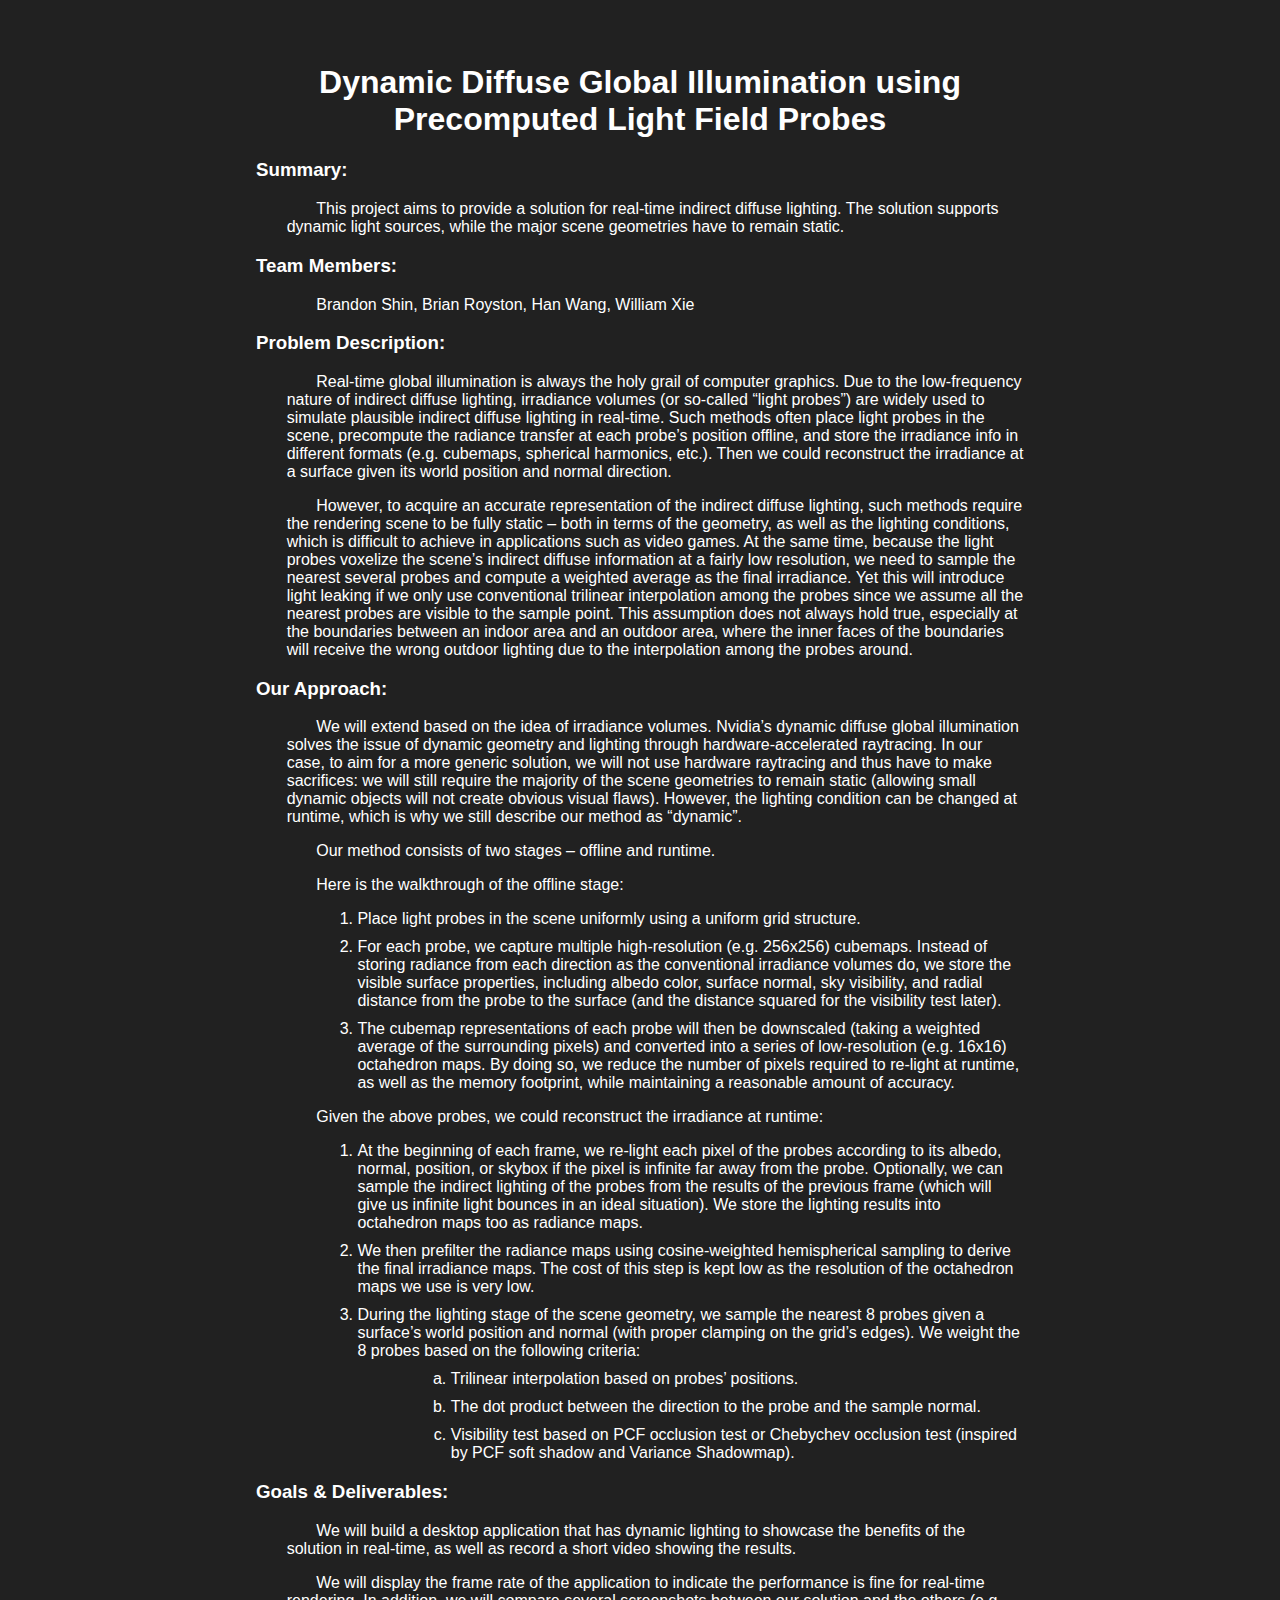
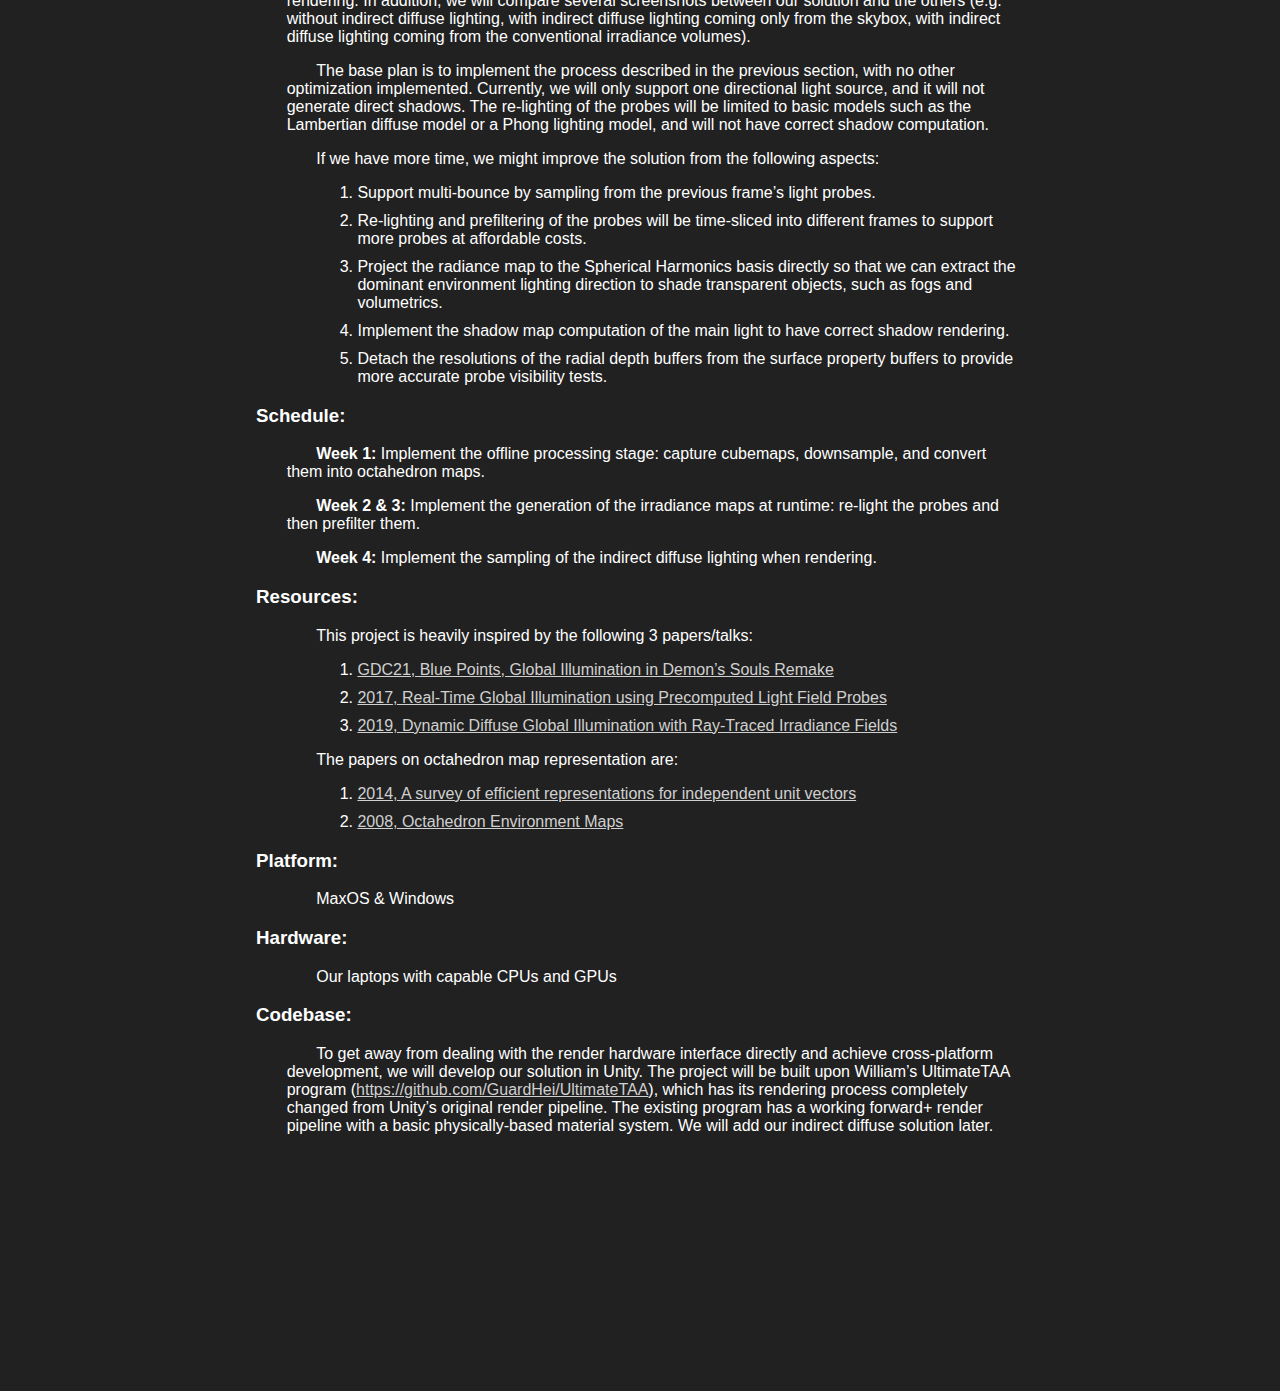
<file: final_proj/index.html>
<!DOCTYPE html>
<html>
<head>
	<link rel="stylesheet" type="text/css" href="./styles/main.css">	
</head>

<body>
	<h1>Dynamic Diffuse Global Illumination using Precomputed Light Field Probes</h1>
	<h3>Summary:</h3>
	<p>This project aims to provide a solution for real-time indirect diffuse lighting. 
        The solution supports dynamic light sources, while the major scene geometries have 
        to remain static.
    </p>

    <h3>Team Members:</h3>
    <p>Brandon Shin, Brian Royston, Han Wang, William Xie</p>

    <h3>Problem Description: </h3>
    <p>Real-time global illumination is always the holy grail of computer graphics. 
        Due to the low-frequency nature of indirect diffuse lighting, irradiance volumes 
        (or so-called “light probes”) are widely used to simulate plausible indirect diffuse 
        lighting in real-time. Such methods often place light probes in the scene, 
        precompute the radiance transfer at each probe’s position offline, and store the
        irradiance info in different formats (e.g. cubemaps, spherical harmonics, etc.).
        Then we could reconstruct the irradiance at a surface given its world position
        and normal direction.
    </p>
    <p>However, to acquire an accurate representation of the indirect diffuse lighting,
        such methods require the rendering scene to be fully static – both in terms of the 
        geometry, as well as the lighting conditions, which is difficult to achieve in 
        applications such as video games. At the same time, because the light probes voxelize 
        the scene’s indirect diffuse information at a fairly low resolution, we need to sample 
        the nearest several probes and compute a weighted average as the final irradiance. 
        Yet this will introduce light leaking if we only use conventional trilinear interpolation 
        among the probes since we assume all the nearest probes are visible to the sample point. 
        This assumption does not always hold true, especially at the boundaries between an 
        indoor area and an outdoor area, where the inner faces of the boundaries will receive 
        the wrong outdoor lighting due to the interpolation among the probes around.
    </p>

    <h3>Our Approach:</h3>
    <p> We will extend based on the idea of irradiance volumes. Nvidia’s dynamic diffuse global 
        illumination solves the issue of dynamic geometry and lighting through hardware-accelerated 
        raytracing. In our case, to aim for a more generic solution, we will not use hardware raytracing
        and thus have to make sacrifices: we will still require the majority of the scene geometries 
        to remain static (allowing small dynamic objects will not create obvious visual flaws). 
        However, the lighting condition can be changed at runtime, which is why we still describe
        our method as “dynamic”.
    </p>
    <p>Our method consists of two stages – offline and runtime.</p>
    <p>Here is the walkthrough of the offline stage:</p>

    <ol type="1">
        <li>Place light probes in the scene uniformly using a uniform grid structure.</li>
        <li>For each probe, we capture multiple high-resolution (e.g. 256x256) cubemaps. 
            Instead of storing radiance from each direction as the conventional irradiance 
            volumes do, we store the visible surface properties, including albedo color, 
            surface normal, sky visibility, and radial distance from the probe to the surface 
            (and the distance squared for the visibility test later).</li>
        <li>The cubemap representations of each probe will then be downscaled (taking a 
            weighted average of the surrounding pixels) and converted into a series of low-resolution 
            (e.g. 16x16) octahedron maps. By doing so, we reduce the number of pixels required to 
            re-light at runtime, as well as the memory footprint, while maintaining a reasonable 
            amount of accuracy.</li>
    </ol>  

    <p>Given the above probes, we could reconstruct the irradiance at runtime:</p>
    <ol type="1">
        <li>At the beginning of each frame, we re-light each pixel of the probes according to its albedo, 
            normal, position, or skybox if the pixel is infinite far away from the probe. Optionally, 
            we can sample the indirect lighting of the probes from the results of the previous frame 
            (which will give us infinite light bounces in an ideal situation). We store the lighting 
            results into octahedron maps too as radiance maps.
        </li>
        <li>We then prefilter the radiance maps using cosine-weighted hemispherical sampling to 
            derive the final irradiance maps. The cost of this step is kept low as the resolution 
            of the octahedron maps we use is very low.
        </li>
        <li>During the lighting stage of the scene geometry, we sample the nearest 8 probes given 
            a surface’s world position and normal (with proper clamping on the grid’s edges). We 
            weight the 8 probes based on the following criteria:
            <ol type = "a">
                <li>Trilinear interpolation based on probes’ positions.</li>
                <li>The dot product between the direction to the probe and the sample normal.</li>
                <li>Visibility test based on PCF occlusion test or Chebychev occlusion test 
                    (inspired by PCF soft shadow and Variance Shadowmap).</li>
            </ol>
        </li>
    </ol>

    <h3>Goals & Deliverables:</h3>
    <p>We will build a desktop application that has dynamic lighting to showcase the benefits of the 
        solution in real-time, as well as record a short video showing the results.</p>
    <p>We will display the frame rate of the application to indicate the performance is fine for 
        real-time rendering. In addition, we will compare several screenshots between our solution 
        and the others (e.g. without indirect diffuse lighting, with indirect diffuse lighting coming 
        only from the skybox, with indirect diffuse lighting coming from the conventional irradiance 
        volumes).</p>
        
    <p>The base plan is to implement the process described in the previous section, with no other 
        optimization implemented. Currently, we will only support one directional light source, and 
        it will not generate direct shadows. The re-lighting of the probes will be limited to basic 
        models such as the Lambertian diffuse model or a Phong lighting model, and will not have correct 
        shadow computation.</p>

    <p>If we have more time, we might improve the solution from the following aspects:</p>
    <ol type = "1">
        <li>Support multi-bounce by sampling from the previous frame’s light probes.</li>
        <li>Re-lighting and prefiltering of the probes will be time-sliced into different 
            frames to support more probes at affordable costs.</li>
        <li>Project the radiance map to the Spherical Harmonics basis directly so that we can 
            extract the dominant environment lighting direction to shade transparent objects, 
            such as fogs and volumetrics.</li>
        <li>Implement the shadow map computation of the main light to have correct shadow rendering.</li>
        <li>Detach the resolutions of the radial depth buffers from the surface property buffers to 
            provide more accurate probe visibility tests.</li>
    </ol>
    <h3>Schedule:</h3>
    <p><b>Week 1:</b> Implement the offline processing stage: capture 
        cubemaps, downsample, and convert them into octahedron maps.</p>
    <p><b>Week 2 & 3:</b> Implement the generation of the irradiance maps at runtime: 
        re-light the probes and then prefilter them.</p>
    <p><b>Week 4:</b> Implement the sampling of the indirect diffuse lighting when rendering.</p>
    <h3>Resources:</h3>
    <p>This project is heavily inspired by the following 3 papers/talks:</p>
    <ol>
        <li><a href=https://ubm-twvideo01.s3.amazonaws.com/o1/vault/GDC+2021/Bluepoint+GDC21.pdf>
            GDC21, Blue Points, Global Illumination in Demon’s Souls Remake</a></li>
        <li><a href=https://research.nvidia.com/sites/default/files/pubs/2017-02_Real-Time-Global-Illumination/light-field-probes-final.pdf>
            2017, Real-Time Global Illumination using Precomputed Light Field Probes</a></li>
        <li><a href=https://jcgt.org/published/0008/02/01/>
            2019, Dynamic Diffuse Global Illumination with Ray-Traced Irradiance Fields</a></li>
    </ol>
    <p>The papers on octahedron map representation are:</p>
    <ol>
        <li><a href=https://jcgt.org/published/0003/02/01/>
            2014, A survey of efficient representations for independent unit vectors</a></li>
        <li><a href=https://www.semanticscholar.org/paper/Octahedron-Environment-Maps-Engelhardt-Dachsbacher/fcb9a6dbdf7b4c31f94e481cf101c83b73ea6410>
            2008, Octahedron Environment Maps</a></li>
    </ol>
    
    <h3>Platform: </h3>
    <p>MaxOS & Windows</p>
    
    <h3>Hardware:</h3>
    <p>Our laptops with capable CPUs and GPUs</p>

    <h3>Codebase:</h3>
    <p>To get away from dealing with the render hardware interface directly and achieve 
        cross-platform development, we will develop our solution in Unity. The project 
        will be built upon William’s UltimateTAA program 
        (<a href = https://github.com/GuardHei/UltimateTAA>https://github.com/GuardHei/UltimateTAA</a>), 
        which has its rendering process completely changed from Unity’s original render pipeline. 
        The existing program has a working forward+ render pipeline with a basic physically-based 
        material system. We will add our indirect diffuse solution later.
    </p>
</body>
</html>
</file>
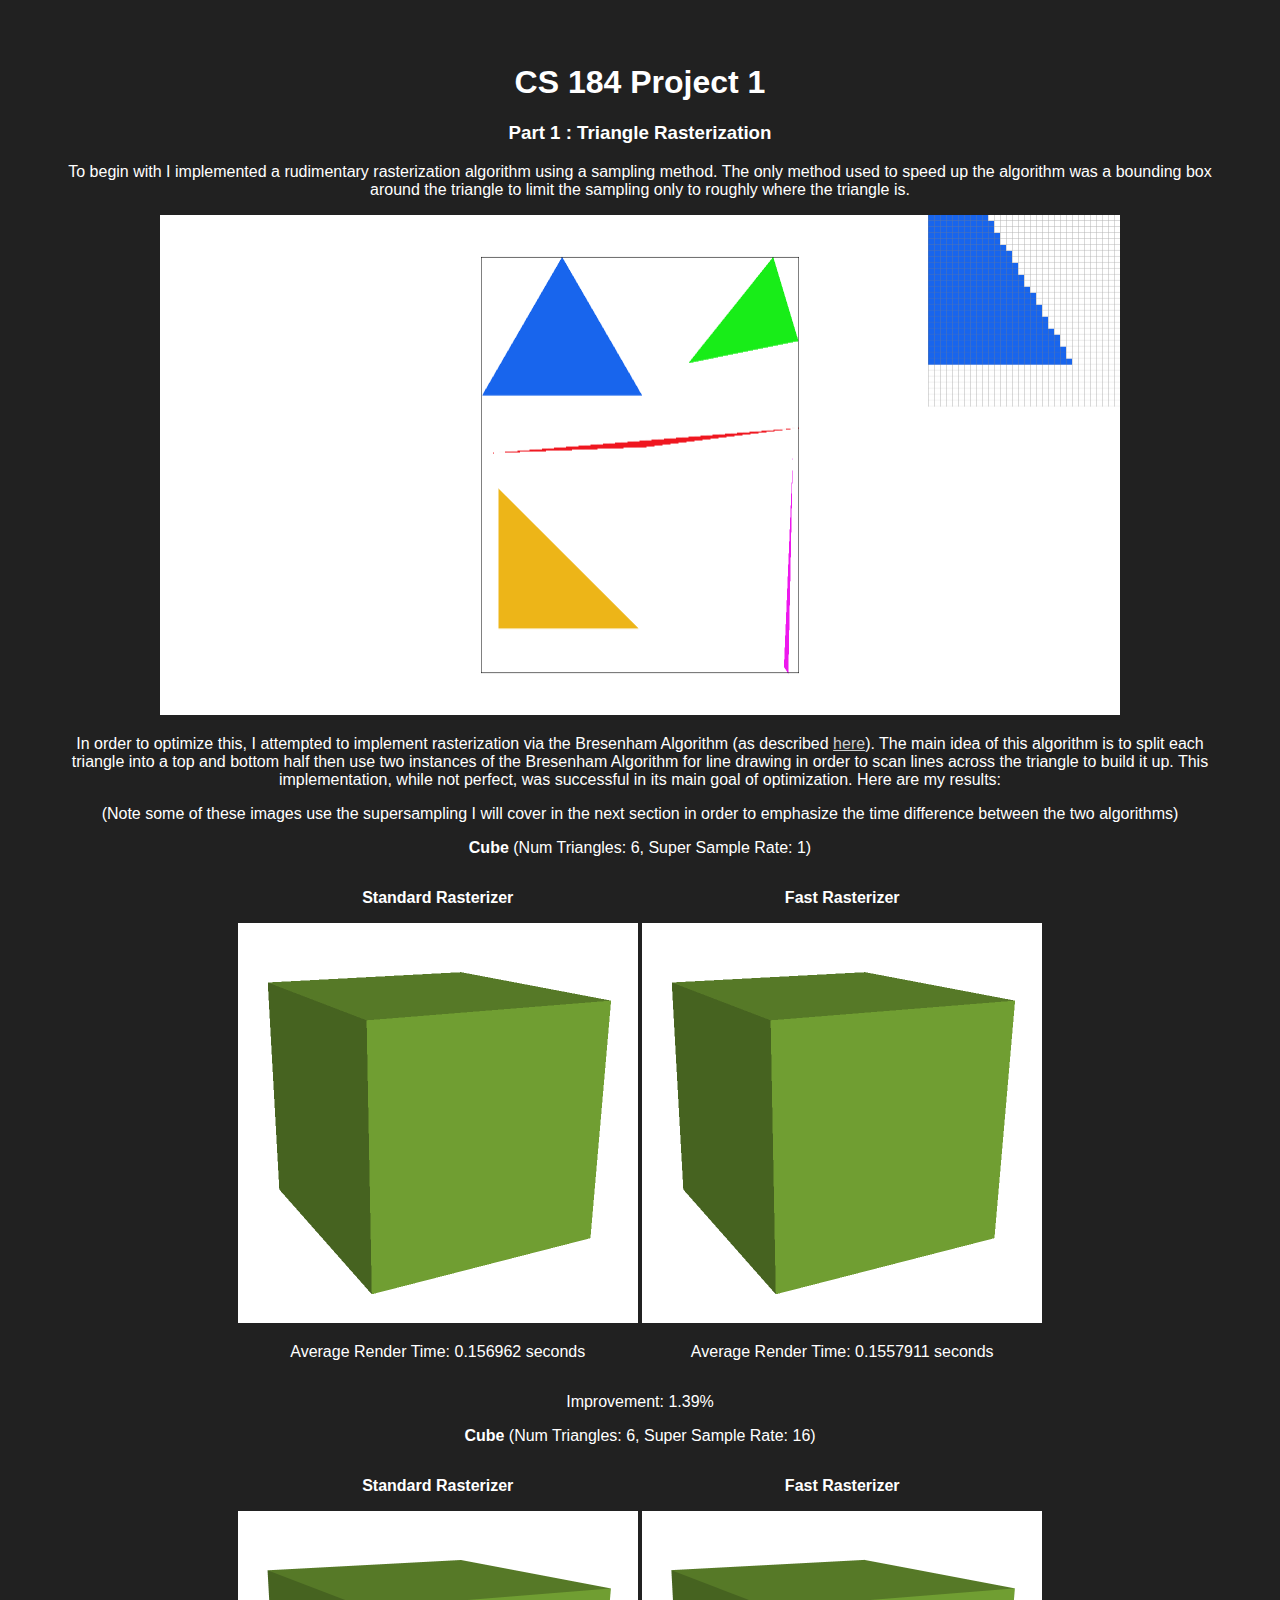
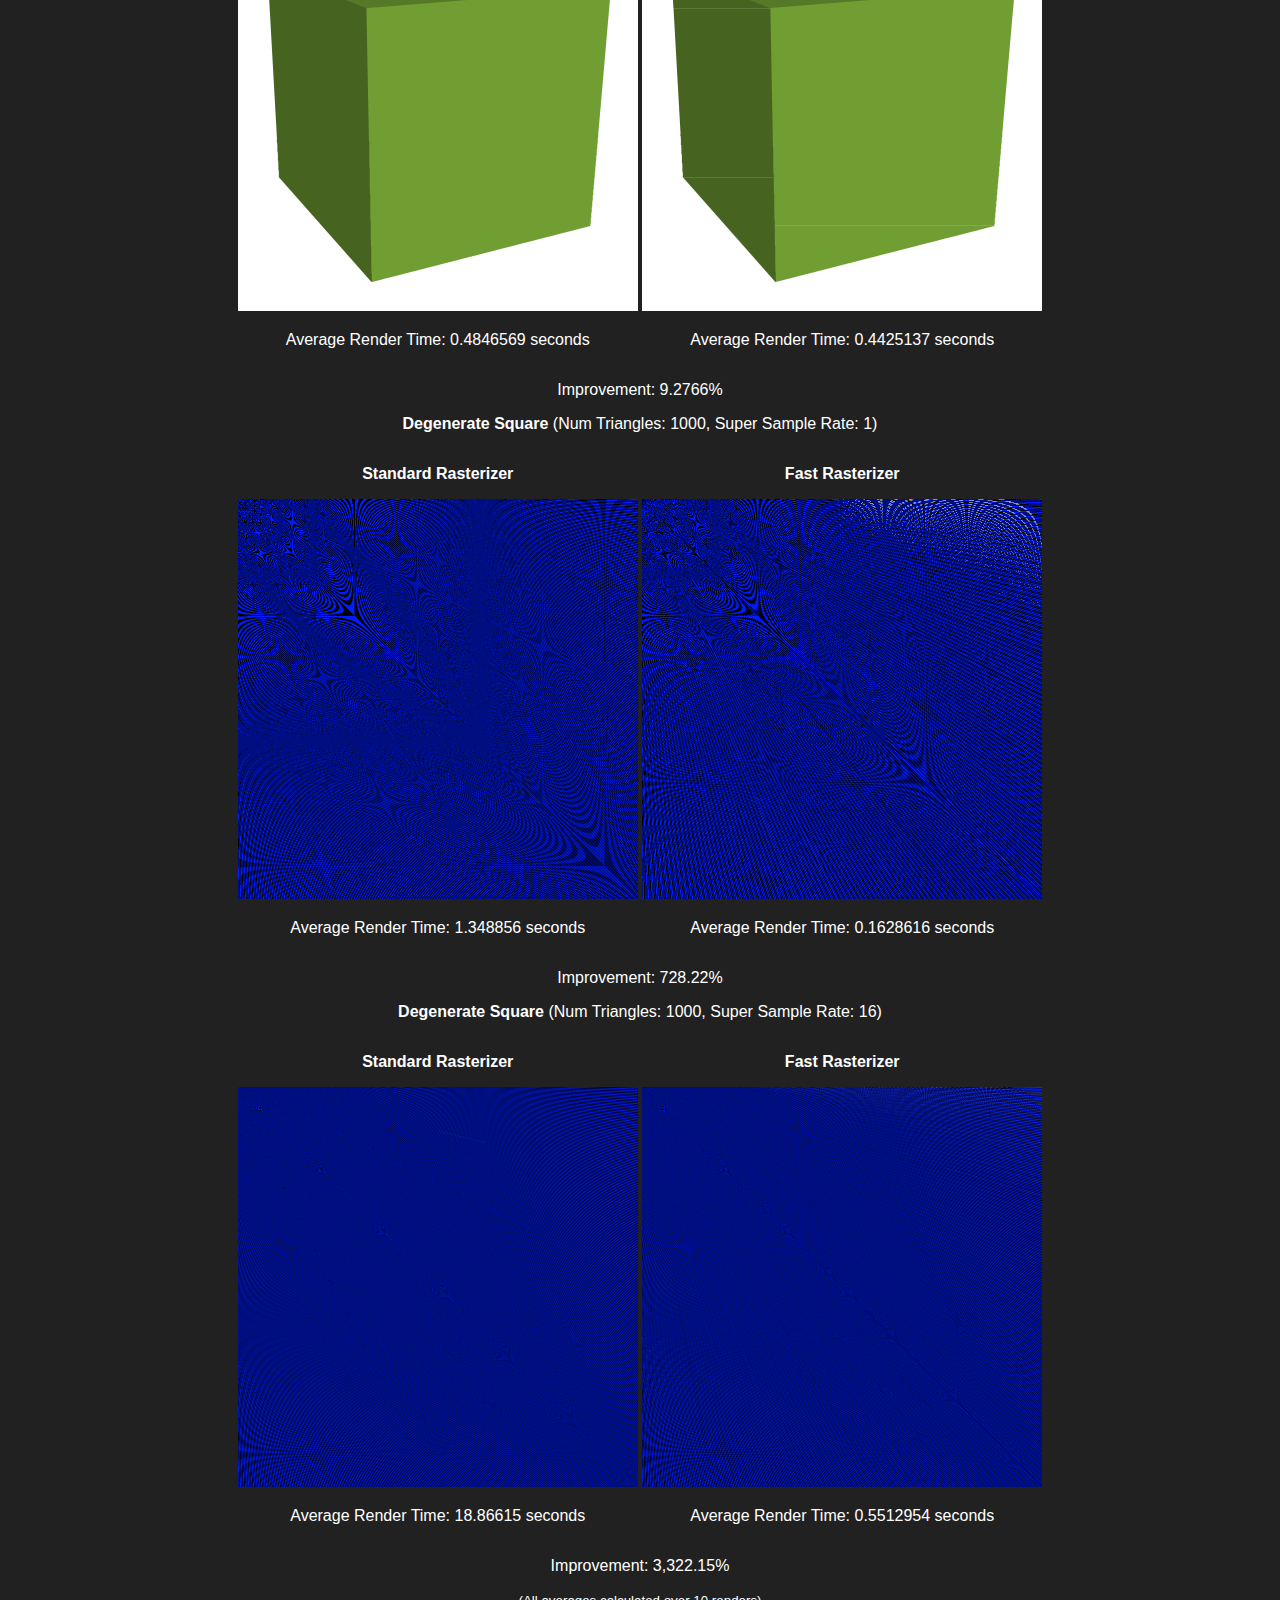
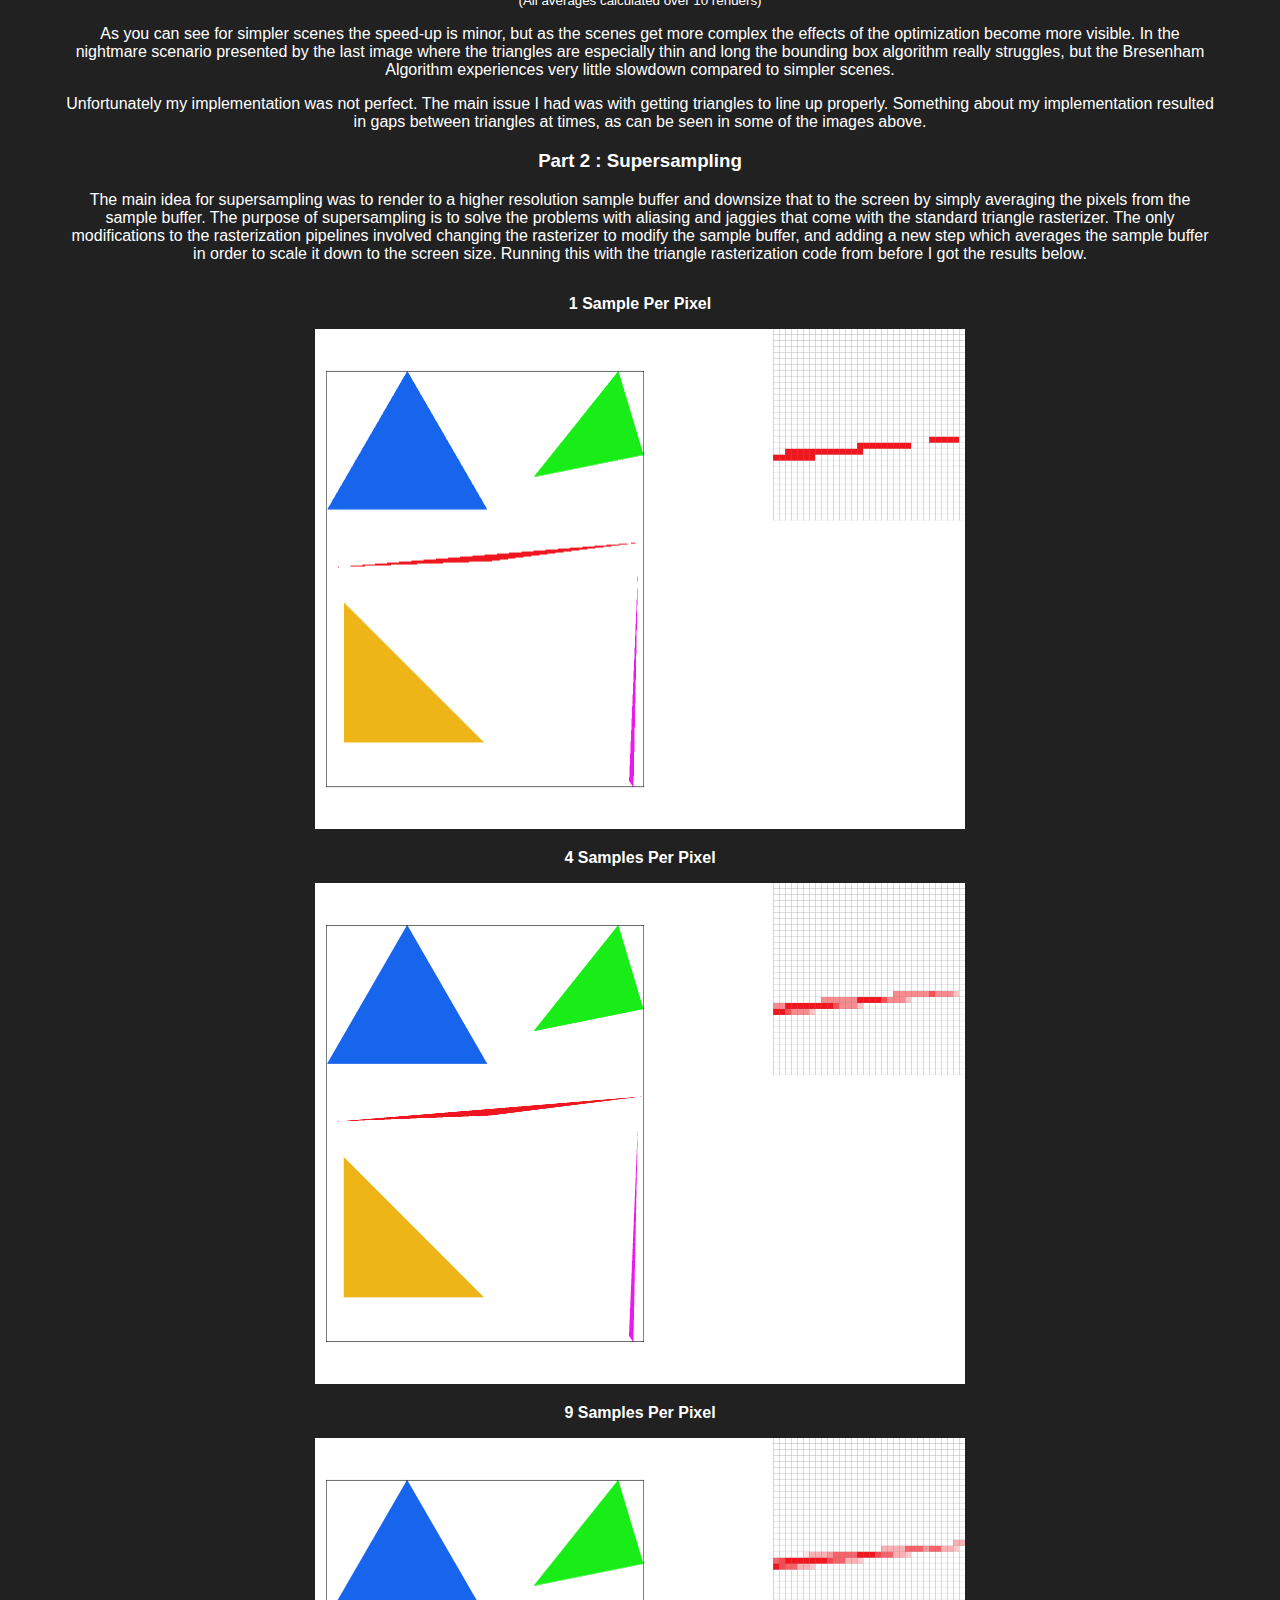
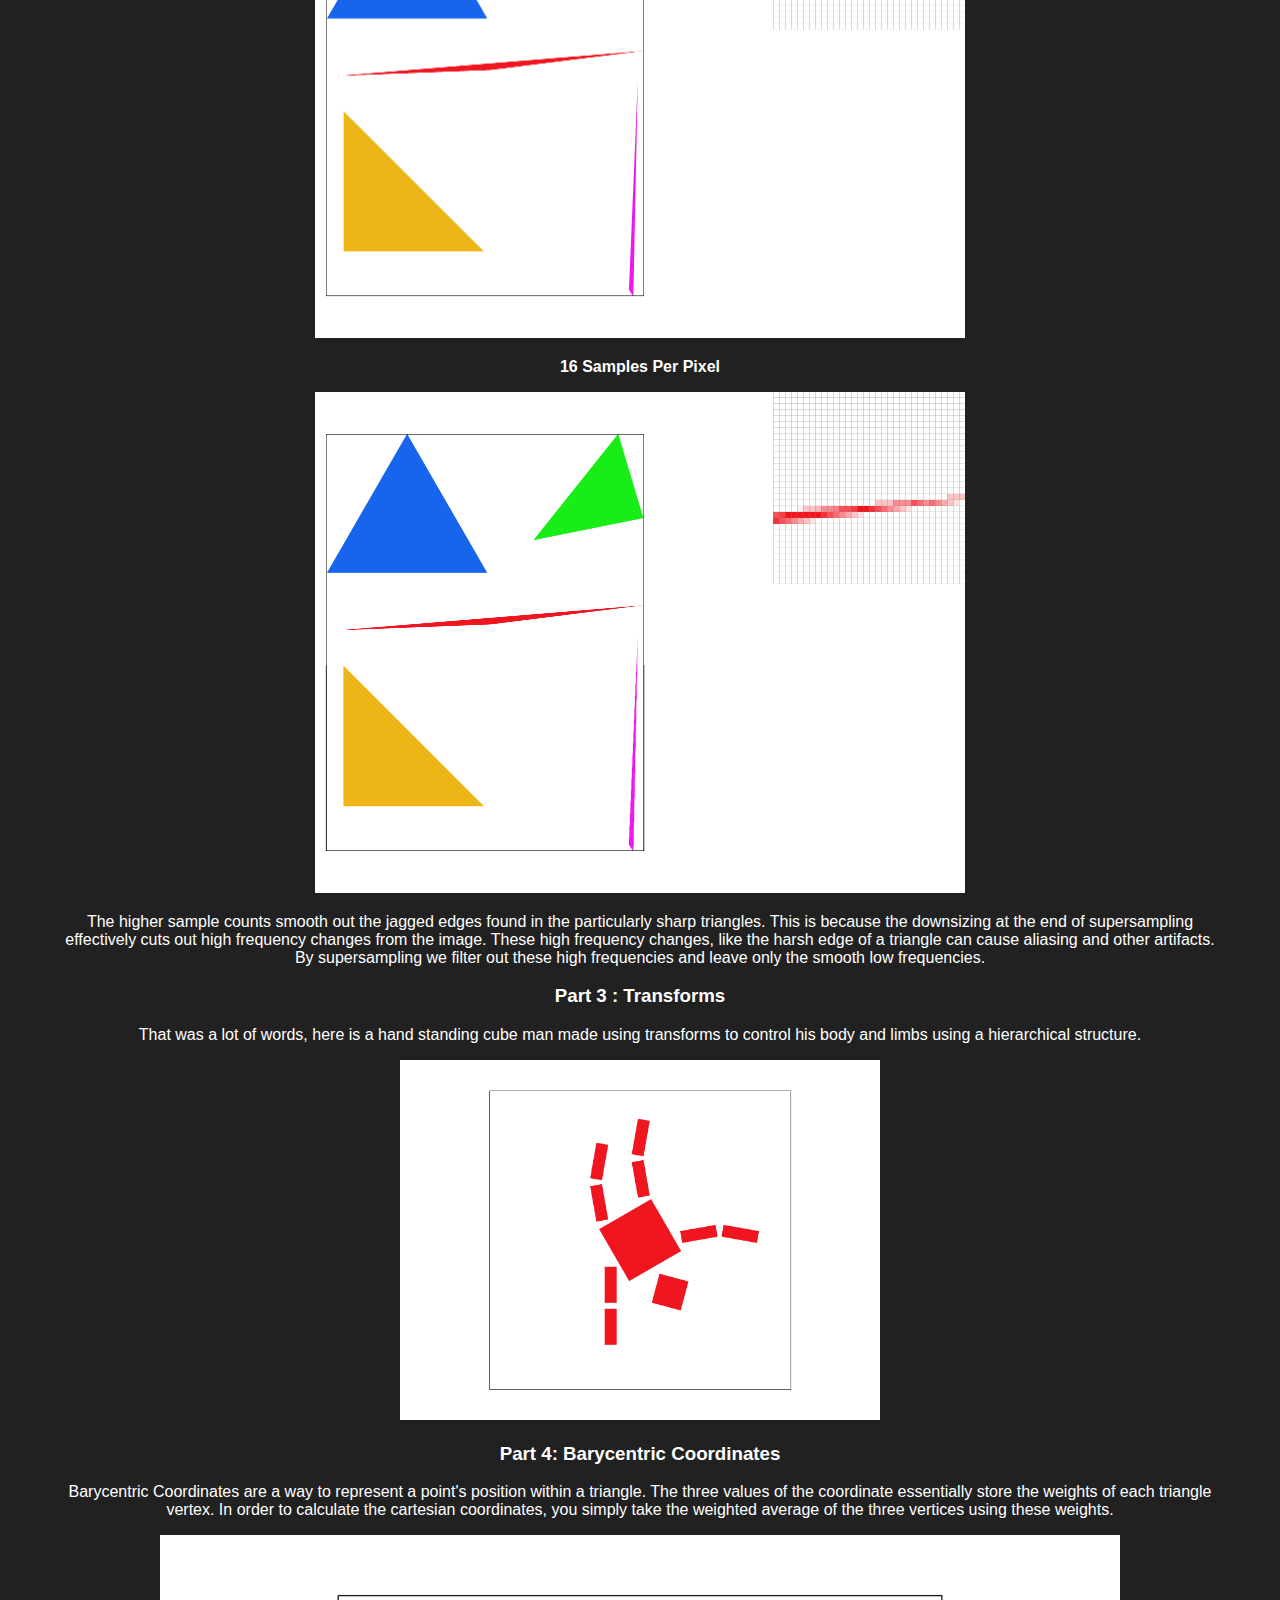
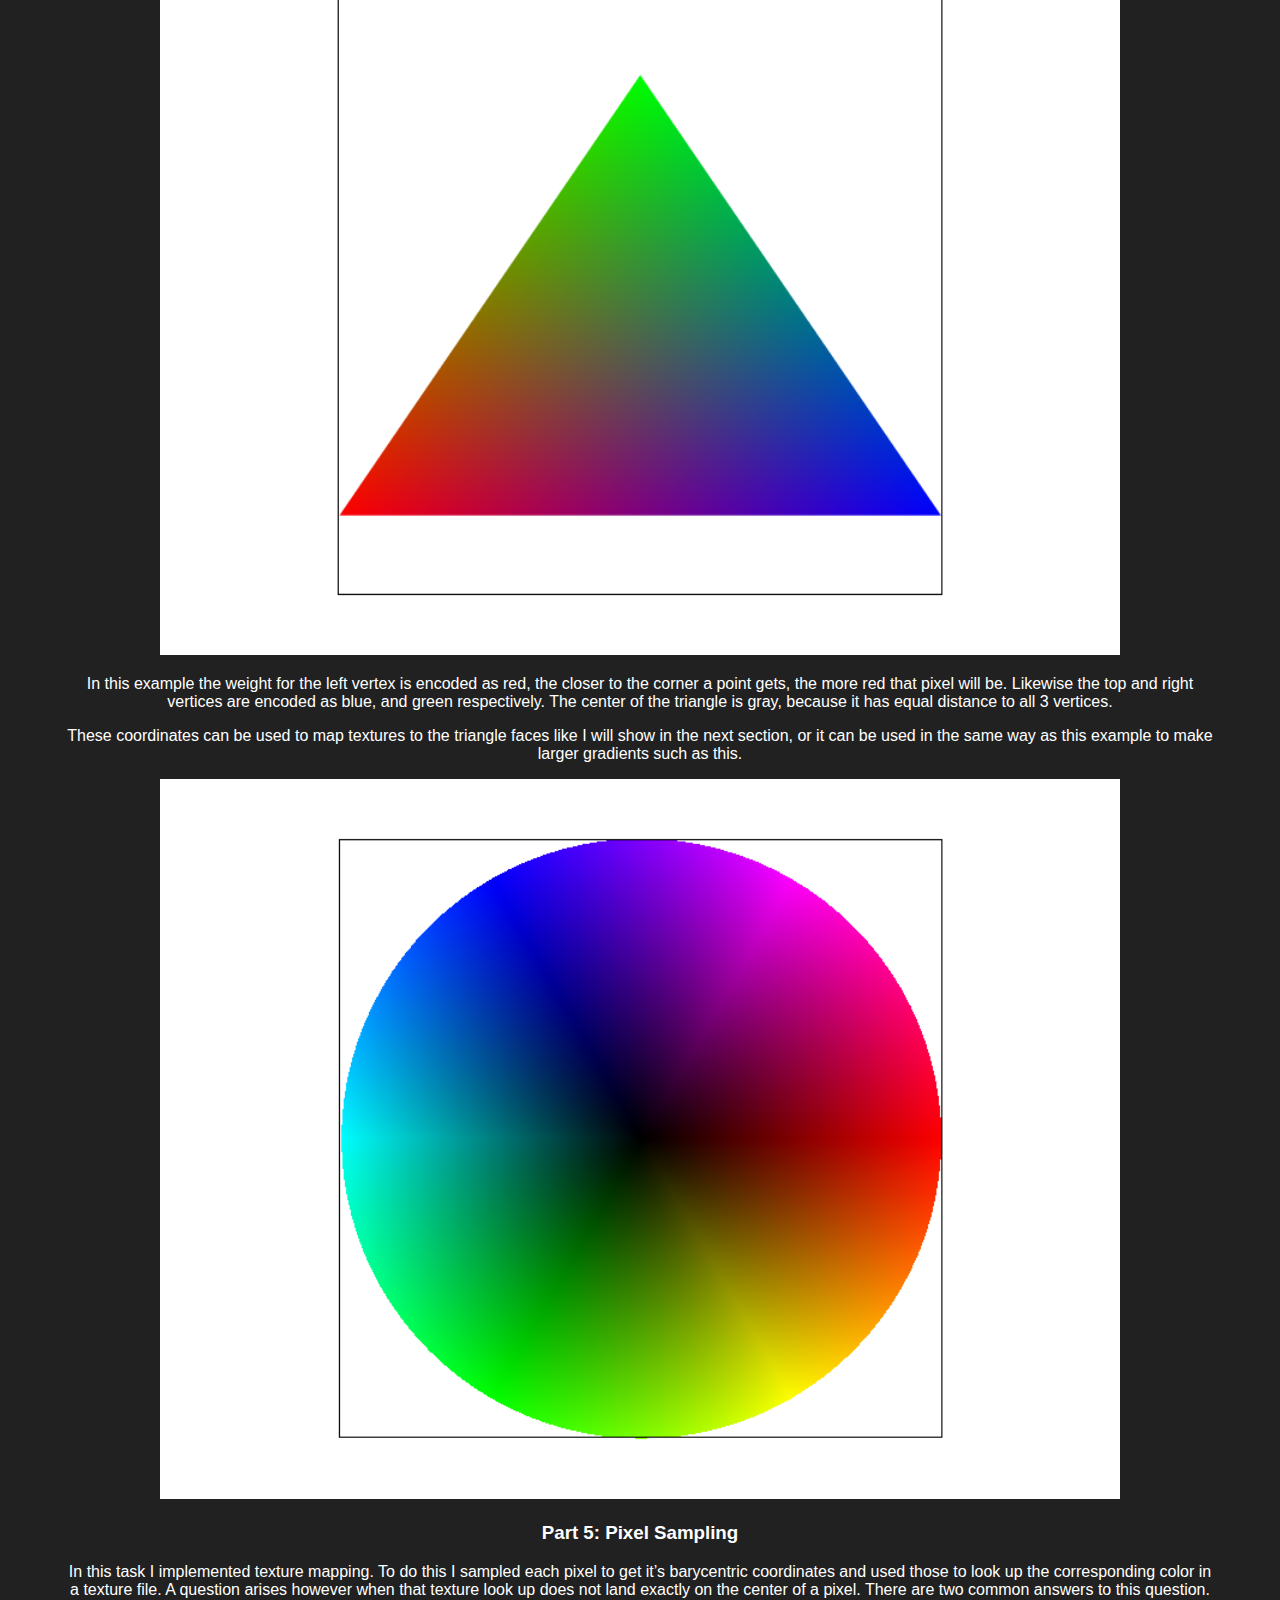
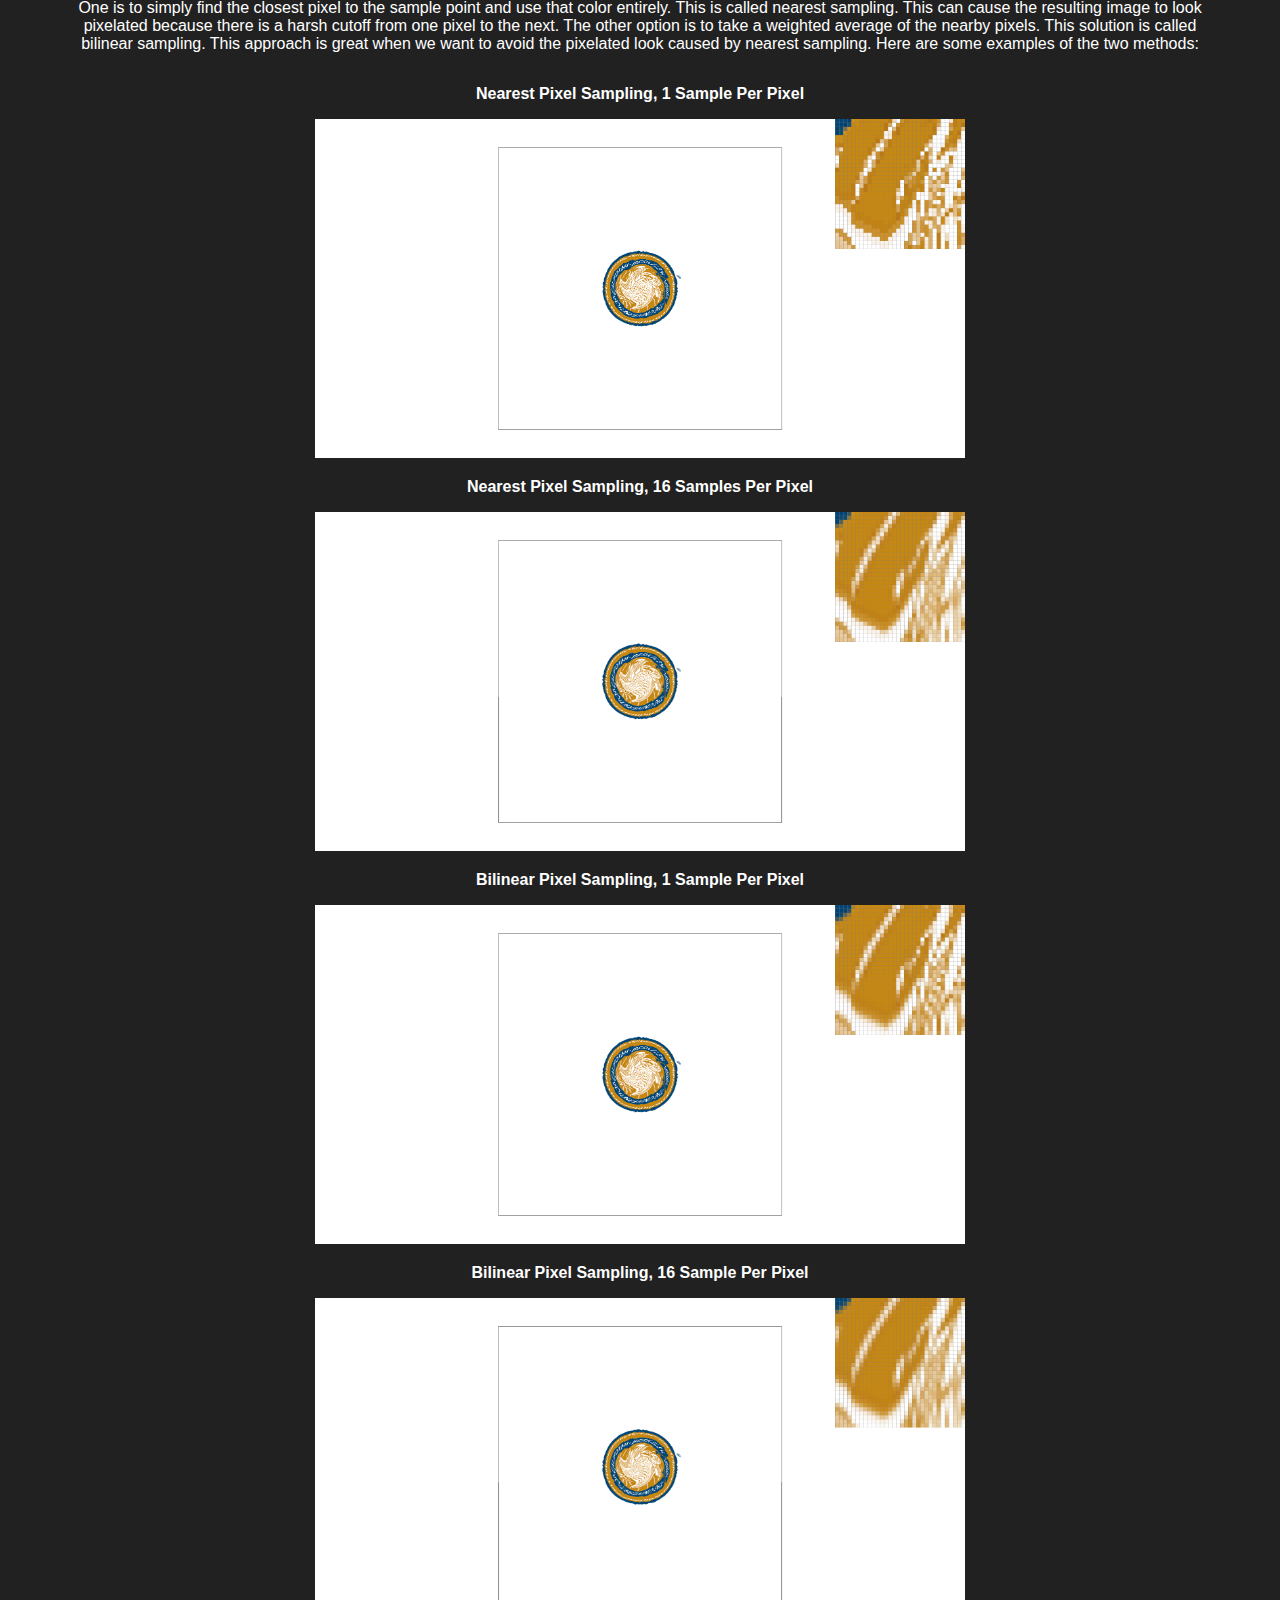
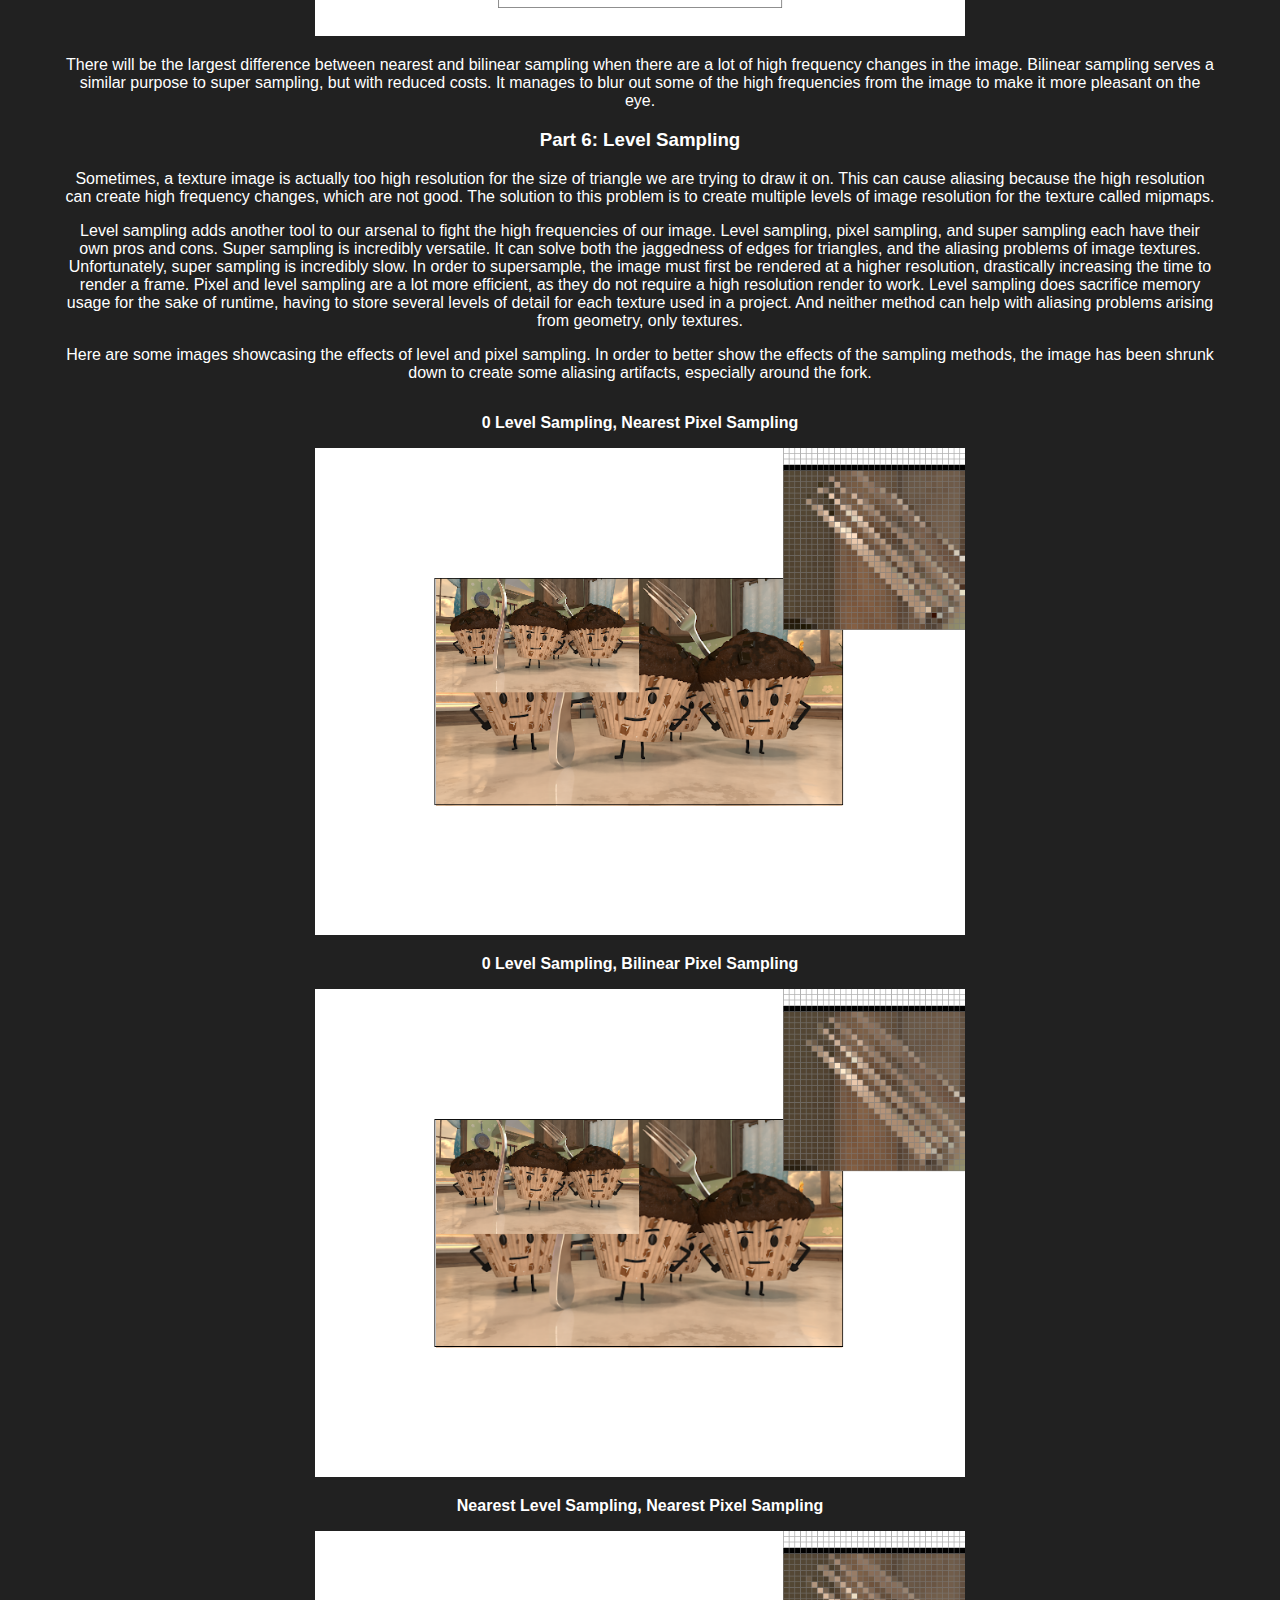
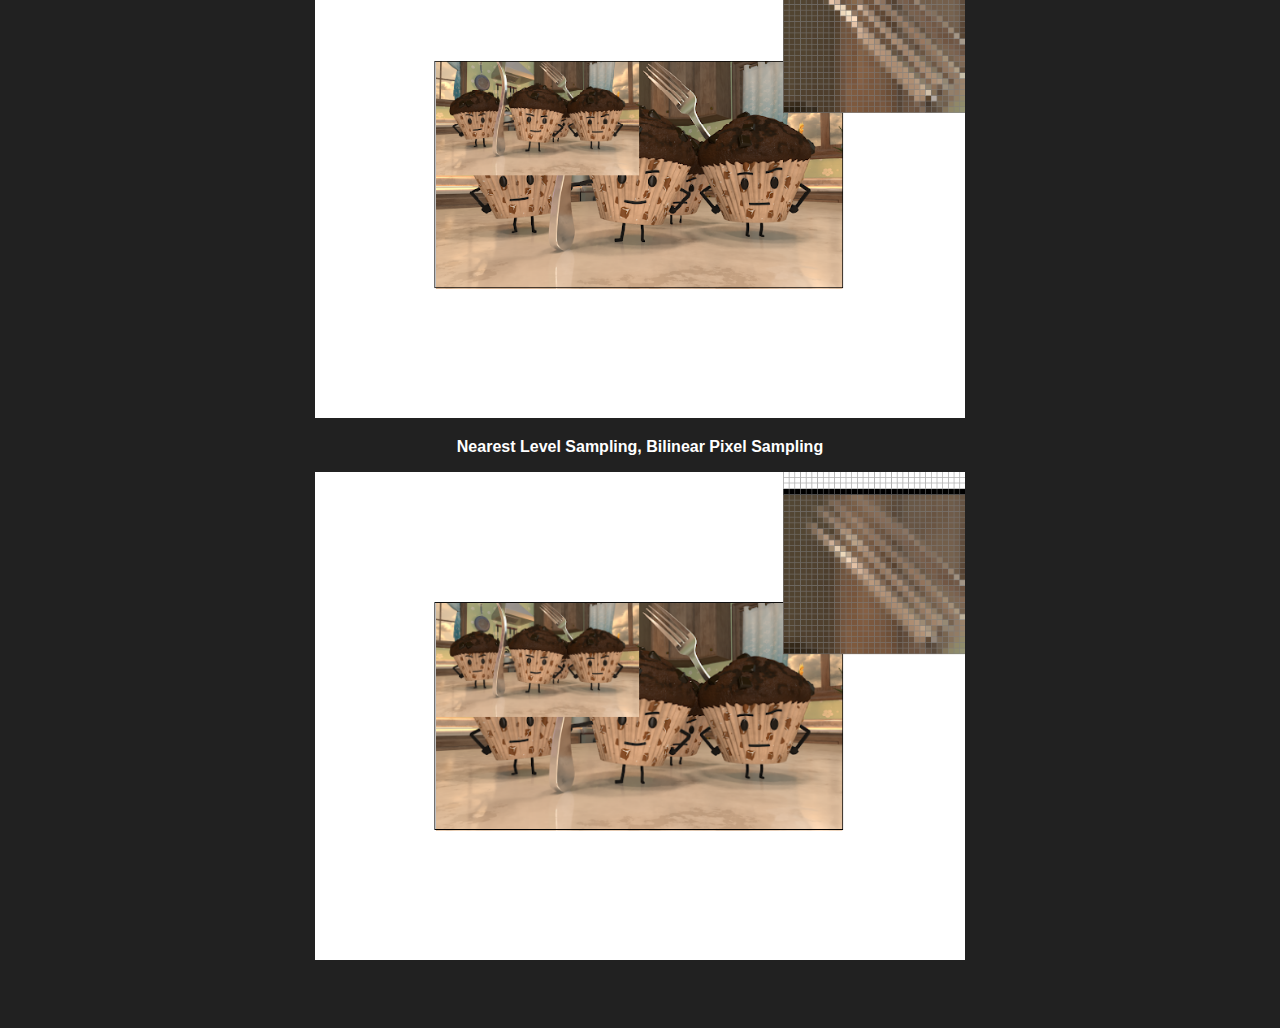
<file: proj1/index.html>
<!DOCTYPE html>
<html>
<head>
	<link rel="stylesheet" type="text/css" href="./styles/main.css">	
</head>

<body>
	<h1>CS 184 Project 1</h1>
	<!--<h3>Website Link: <a href=https://cal-cs184-student.github.io/sp22-project-webpages-BrianRoyston/proj1/index.html>https://cal-cs184-student.github.io/sp22-project-webpages-BrianRoyston/proj1/index.html</a></h3> 
	-->
	<h3>Part 1 : Triangle Rasterization</h3>
	<p>To begin with I implemented a rudimentary rasterization algorithm using a sampling method. 
	The only method used to speed up the algorithm was a bounding box around the triangle to limit the sampling only to roughly where the triangle is. </p>
	<center>
	<img src="./images/Task1.png" style="width:960px;height:500px;">
	</center>
	<p>In order to optimize this, I attempted to implement rasterization via the Bresenham Algorithm 
		(as described <a href="http://www.sunshine2k.de/coding/java/TriangleRasterization/TriangleRasterization.html">here</a>). 
		The main idea of this algorithm is to split each triangle into a top and bottom half then use two instances of the
		 Bresenham Algorithm for line drawing in order to scan lines across the triangle to build it up. This implementation,
		  while not perfect, was successful in its main goal of optimization. Here are my results: 
	</p>
	<p>(Note some of these images use the supersampling I will cover in the next section in order to emphasize the time 
		difference between the two algorithms)</p>
	<center>
	<p><b>Cube</b> (Num Triangles: 6, Super Sample Rate: 1)</p>

	<div class="container">
	<p><b>Standard Rasterizer</b></p>
	<img src="./images/cube_ss_1_s_cropped.png" width="400" />
	<p>Average Render Time: 0.156962 seconds</p>
	</div>

	<div class="container" >
	<p><b>Fast Rasterizer</b></p>
	<img src="./images/cube_ss_1_f_cropped.png" width="400" />
	
	<p>Average Render Time: 0.1557911 seconds</p>
	</div>
	<p>Improvement: 1.39%</p>
	<p> </p>
	<p><b>Cube</b> (Num Triangles: 6, Super Sample Rate: 16)</p>

	<div class="container">
	<p><b>Standard Rasterizer</b></p>
	<img src="./images/cube_ss_16_s_cropped.png" width="400" />
	<p>Average Render Time: 0.4846569 seconds</p>
	</div>

	<div class="container">
	<p><b>Fast Rasterizer</b></p>		
	<img src="./images/cube_ss_16_f_cropped.png" width="400" />
	<p>Average Render Time: 0.4425137 seconds</p>
	</div>
	
	<p>Improvement: 9.2766%</p>


	<p><b>Degenerate Square</b> (Num Triangles: 1000, Super Sample Rate: 1)</p>
	<div class="container">
		<p><b>Standard Rasterizer</b></p>
		<img src="./images/hardcore_ss_1_s_cropped.png" width="400" />
		
		<p>Average Render Time: 1.348856 seconds</p>
	  </div>

	  <div class="container">
		<p><b>Fast Rasterizer</b></p>
		<img src="./images/hardcore_ss_1_f_cropped.png" width="400" />
		<p>Average Render Time: 0.1628616 seconds</p>
	  </div>

	<p>Improvement: 728.22%</p>

	<p><b>Degenerate Square</b> (Num Triangles: 1000, Super Sample Rate: 16)</p>
	<div class="container">
		<p><b>Standard Rasterizer</b></p>
		<img src="./images/hardcore_ss_16_s_cropped.png" width="400" />
		
		<p>Average Render Time: 18.86615 seconds</p>
	  </div>

	  <div class="container">
		<p><b>Fast Rasterizer</b></p>
		<img src="./images/hardcore_ss_16_f_cropped.png" width="400" />
		
		<p>Average Render Time: 0.5512954 seconds</p>
	  </div>
	<p>Improvement: 3,322.15%</p>

	<p1>(All averages calculated over 10 renders)</p1>
	</center>
	<p>As you can see for simpler scenes the speed-up is minor, but as the scenes get more complex 
		the effects of the optimization become more visible. In the nightmare scenario presented by
		 the last image where the triangles are especially thin and long the bounding box algorithm
		  really struggles, but the Bresenham Algorithm experiences very little slowdown compared to
		   simpler scenes. </p>
	<p>Unfortunately my implementation was not perfect. The main issue I had was with getting 
		triangles to line up properly. Something about my implementation resulted in gaps between
		 triangles at times, as can be seen in some of the images above.</p>

		<h3>Part 2 : Supersampling</h3>
	<p>The main idea for supersampling was to render to a higher resolution sample buffer and
		 downsize that to the screen by simply averaging the pixels from the sample buffer. The 
		 purpose of supersampling is to solve the problems with aliasing and jaggies that come 
		 with the standard triangle rasterizer. The only modifications to the rasterization 
		 pipelines involved changing the rasterizer to modify the sample buffer, and adding a 
		 new step which averages the sample buffer in order to scale it down to the screen size.
		  Running this with the triangle rasterization code from before I got the results below. </p>
	
	<center>
	<div class="container">
		<p><b>1 Sample Per Pixel</b></p>
		<img src="./images/Task2_2_SS1_cropped.png" width="650px" />	
	</div>

	<div class="container">
		<p><b>4 Samples Per Pixel</b></p>
		<img src="./images/Task2_2_SS4_cropped.png" width="650px" />	
	</div>

	<div class="container">
		<p><b>9 Samples Per Pixel</b></p>
		<img src="./images/Task2_2_SS9_cropped.png" width="650px" />	
	</div>

	<div class="container">
		<p><b>16 Samples Per Pixel</b></p>
		<img src="./images/Task2_2_SS16_cropped.png" width="650px" />	
	</div>

	</center>
	<p>The higher sample counts smooth out the jagged edges found in the particularly sharp 
		triangles. This is because the downsizing at the end of supersampling effectively cuts 
		out high frequency changes from the image. These high frequency changes, like the harsh
		 edge of a triangle can cause aliasing and other artifacts. By supersampling we filter 
		 out these high frequencies and leave only the smooth low frequencies. </p>
	<h3>Part 3 : Transforms</h3>
	<p>That was a lot of words, here is a hand standing cube man made using transforms to control 
		his body and limbs using a hierarchical structure. </p>
	<center>
	<img src="./images/Task3.png" style="width:480px;">
	</center>

	<h3>Part 4: Barycentric Coordinates</h3>
	<p>Barycentric Coordinates are a way to represent a point's position within a triangle.
		 The three values of the coordinate essentially store the weights of each triangle 
		 vertex. In order to calculate the cartesian coordinates, you simply take the weighted
		  average of the three vertices using these weights. </p>
		  <center>
			<img src="./images/BarycentricExample.png" style="width:960px;;">
			</center>	  
	<p>In this example the weight for the left vertex is encoded as red, the closer to the corner
		 a point gets, the more red that pixel will be. Likewise the top and right vertices are 
		 encoded as blue, and green respectively. The center of the triangle is gray, because it
		  has equal distance to all 3 vertices.</p>

	<p>These coordinates can be used to map textures to the triangle faces like I will show in the next section, 
		or it can be used in the same way as this example to make larger gradients such as this. </p>

		<center>
			<img src="./images/Task4.png" style="width:960px;;">
			</center>


			<h3>Part 5: Pixel Sampling</h3>
			<p>In this task I implemented texture mapping. To do this I sampled each pixel to get it’s barycentric coordinates and used those
				 to look up the corresponding color in a texture file. A question arises however when that texture look up does not land exactly
				  on the center of a pixel. There are two common answers to this question. One is to simply find the closest pixel to the sample 
				  point and use that color entirely. This is called nearest sampling. This can cause the resulting image to look pixelated because 
				  there is a harsh cutoff from one pixel to the next. The other option is to take a weighted average of the nearby pixels. This solution 
				  is called bilinear sampling. This approach is great when we want to avoid the pixelated look caused by nearest sampling. Here are some
				   examples of the two methods:</p>
	<center>		
	<div class="container">
		<p><b>Nearest Pixel Sampling, 1 Sample Per Pixel</b></p>
		<img src="./images/Task5_Nearest_SS1.png" width="650px" />	
	</div>
	
	<div class="container">
		<p><b>Nearest Pixel Sampling, 16 Samples Per Pixel</b></p>
		<img src="./images/Task5_Nearest_SS16.png" width="650px" />	
	</div>

	<div class="container">
		<p><b>Bilinear Pixel Sampling, 1 Sample Per Pixel</b></p>
		<img src="./images/Task5_Bilin_SS1.png" width="650px" />	
	</div>

	<div class="container">
		<p><b>Bilinear Pixel Sampling, 16 Sample Per Pixel</b></p>
		<img src="./images/Task5_Bilin_SS16.png" width="650px" />	
	</div>
	</center>		
			
			<p>There will be the largest difference between nearest and bilinear sampling when there are a lot of high frequency changes in the image.
				 Bilinear sampling serves a similar purpose to super sampling, but with reduced costs. It manages to blur out some of the high frequencies
				  from the image to make it more pleasant on the eye. </p>
			
			
			<h3>Part 6: Level Sampling</h3>
			
			<p>Sometimes, a texture image is actually too high resolution for the size of triangle we are trying to draw it on. This can cause aliasing because 
				the high resolution can create high frequency changes, which are not good. The solution to this problem is to create multiple levels of image 
				resolution for the texture called mipmaps. </p>
			
			<p>Level sampling adds another tool to our arsenal to fight the high frequencies of our image. Level sampling, pixel sampling, and super sampling 
				each have their own pros and cons. Super sampling is incredibly versatile. It can solve both the jaggedness of edges for triangles, and the
				 aliasing problems of image textures. Unfortunately, super sampling is incredibly slow. In order to supersample, the image must first be rendered
				  at a higher resolution, drastically increasing the time to render a frame. Pixel and level sampling are a lot more efficient, as they do not require
				   a high resolution render to work. Level sampling does sacrifice memory usage for the sake of runtime, having to store several levels of detail for each
				    texture used in a project. And neither method can help with aliasing problems arising from geometry, only textures.</p>
			
			<p>Here are some images showcasing the effects of level and pixel sampling. In order to better show the effects of the sampling methods, the image has been 
				shrunk down to create some aliasing artifacts, especially around the fork.</p>
	<center>		
	<div class="container">
		<p><b>0 Level Sampling, Nearest Pixel Sampling</b></p>
		<img src="./images/Task6_L_ZERO_P_NEAREST.png" width="650px" />	
	</div>
	
	<div class="container">
		<p><b>0 Level Sampling, Bilinear Pixel Sampling</b></p>
		<img src="./images/Task6_L_ZERO_P_LINEAR.png" width="650px" />	
	</div>

	<div class="container">
		<p><b>Nearest Level Sampling, Nearest Pixel Sampling</b></p>
		<img src="./images/Task6_L_NEAREST_P_NEAREST.png" width="650px" />	
	</div>

	<div class="container">
		<p><b>Nearest Level Sampling, Bilinear Pixel Sampling</b></p>
		<img src="./images/Task6_L_NEAREST_P_LINEAR.png" width="650px" />	
	</div>
	</center>		

</body>
</html>
</file>
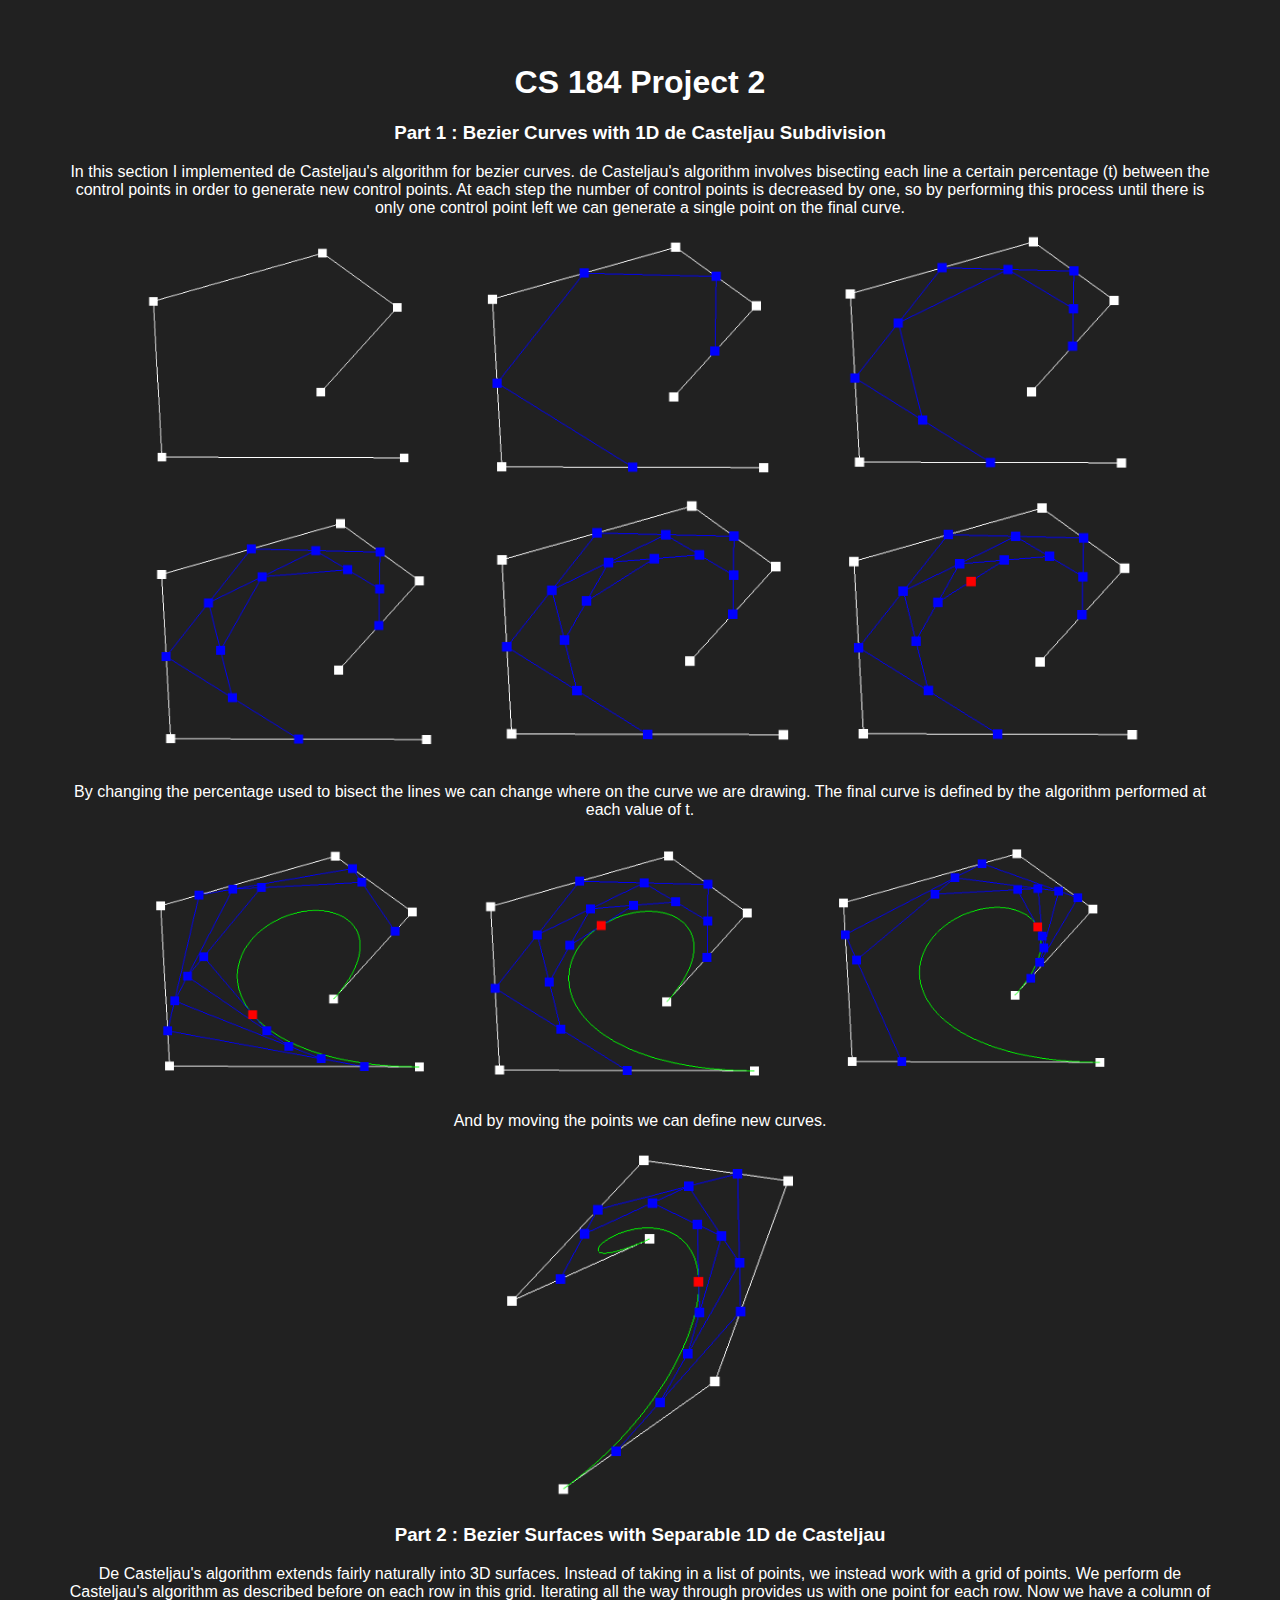
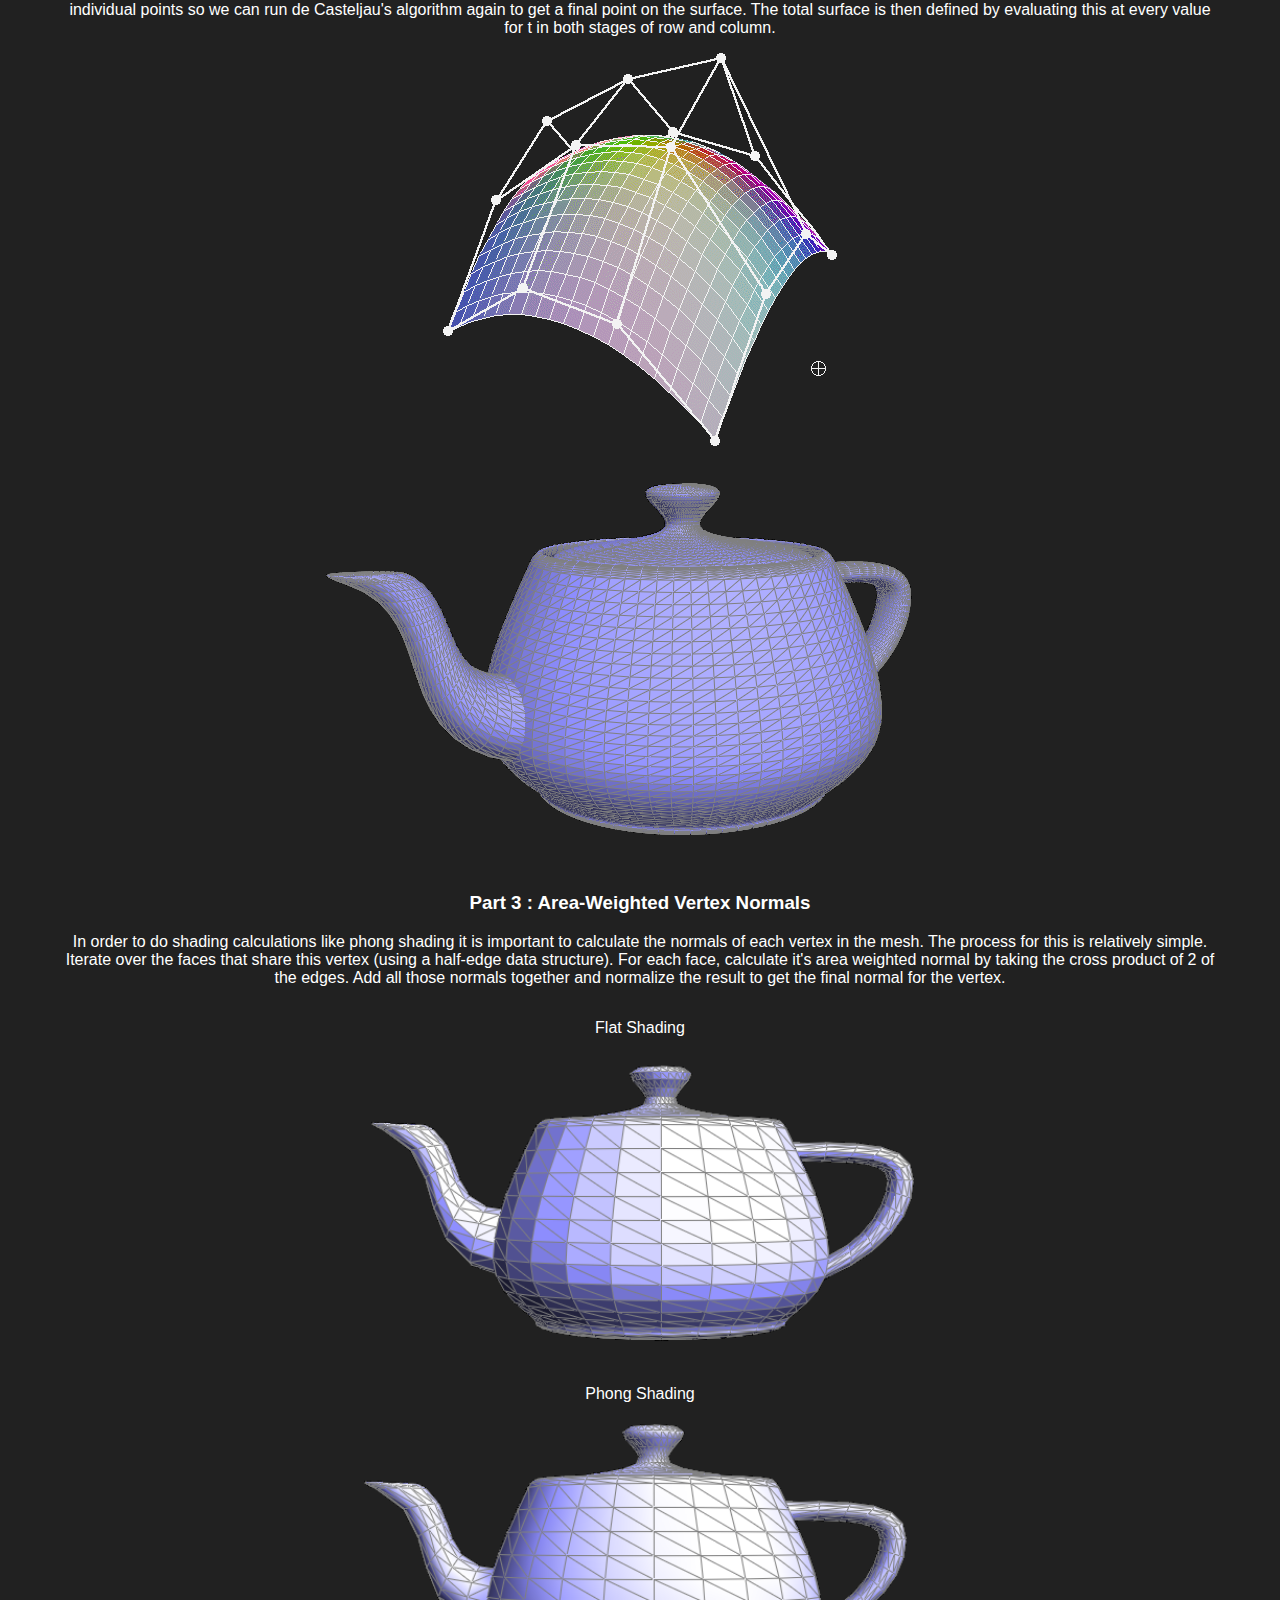
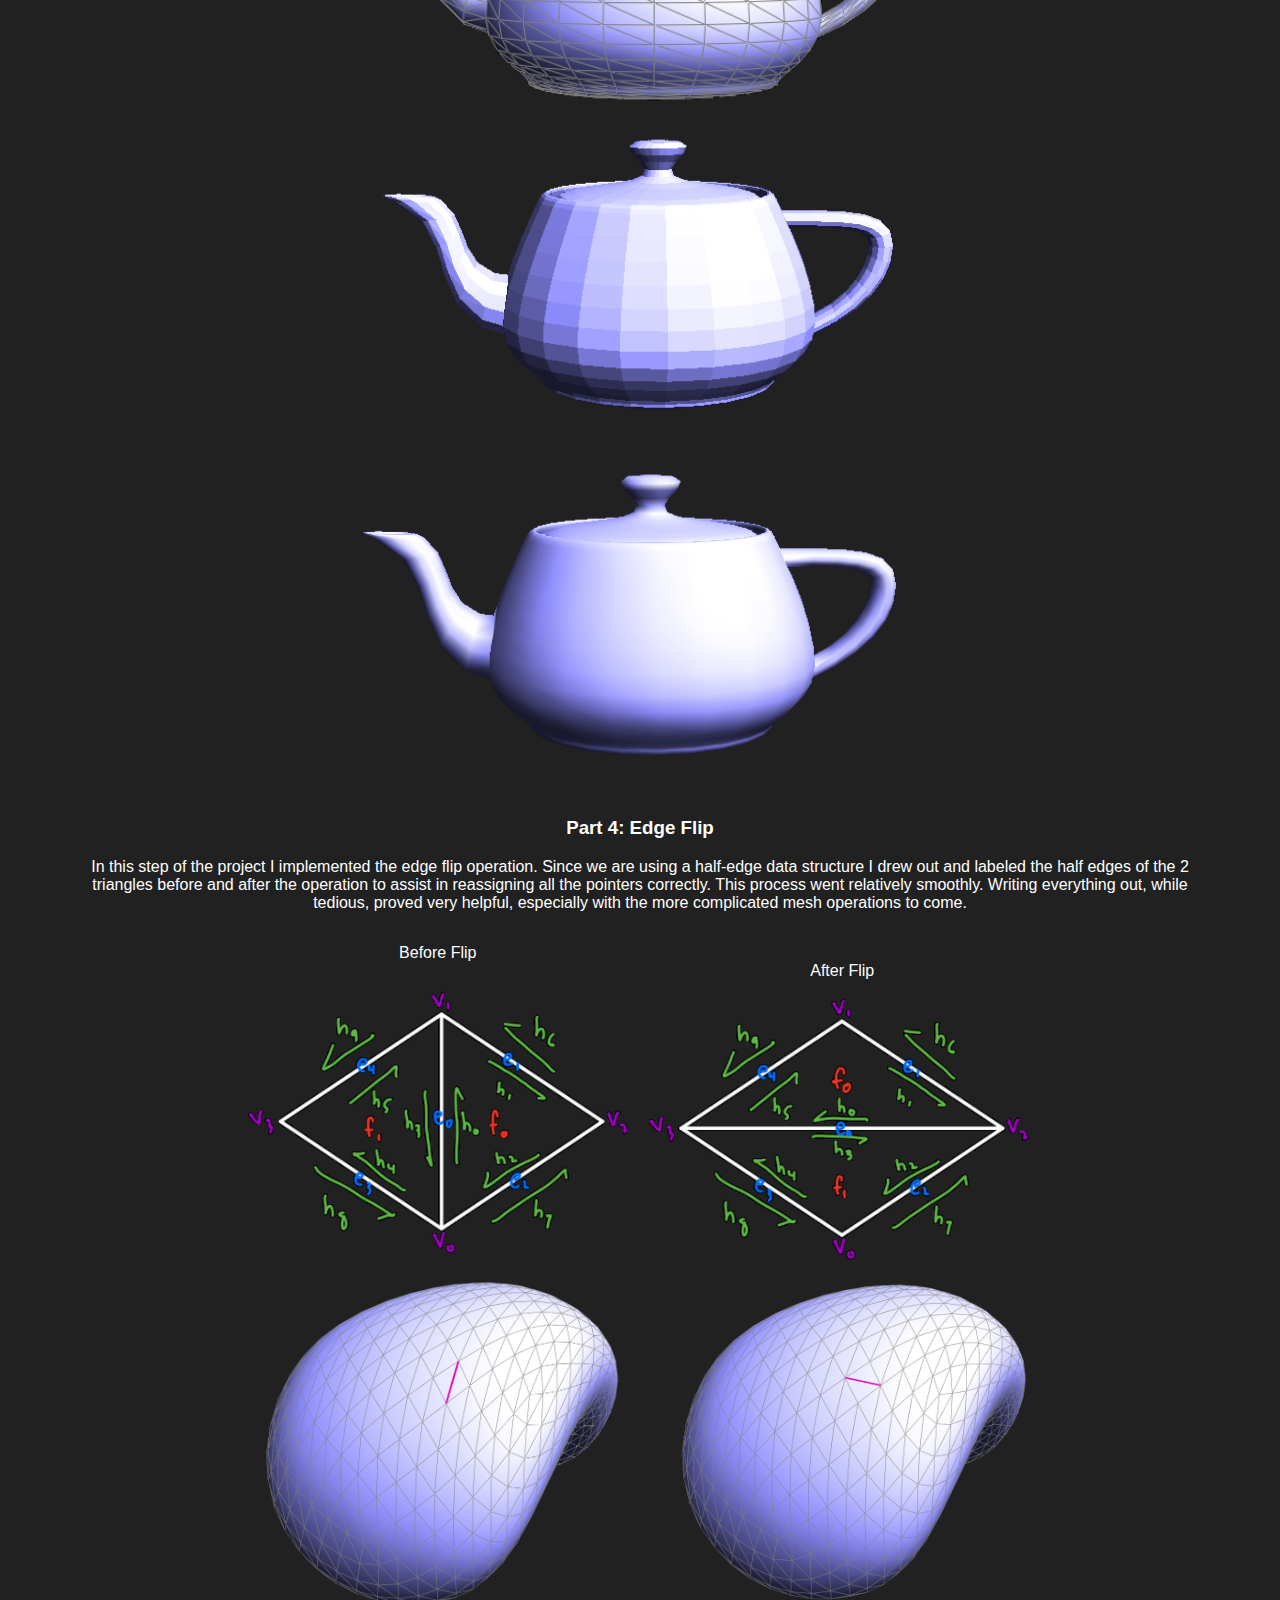
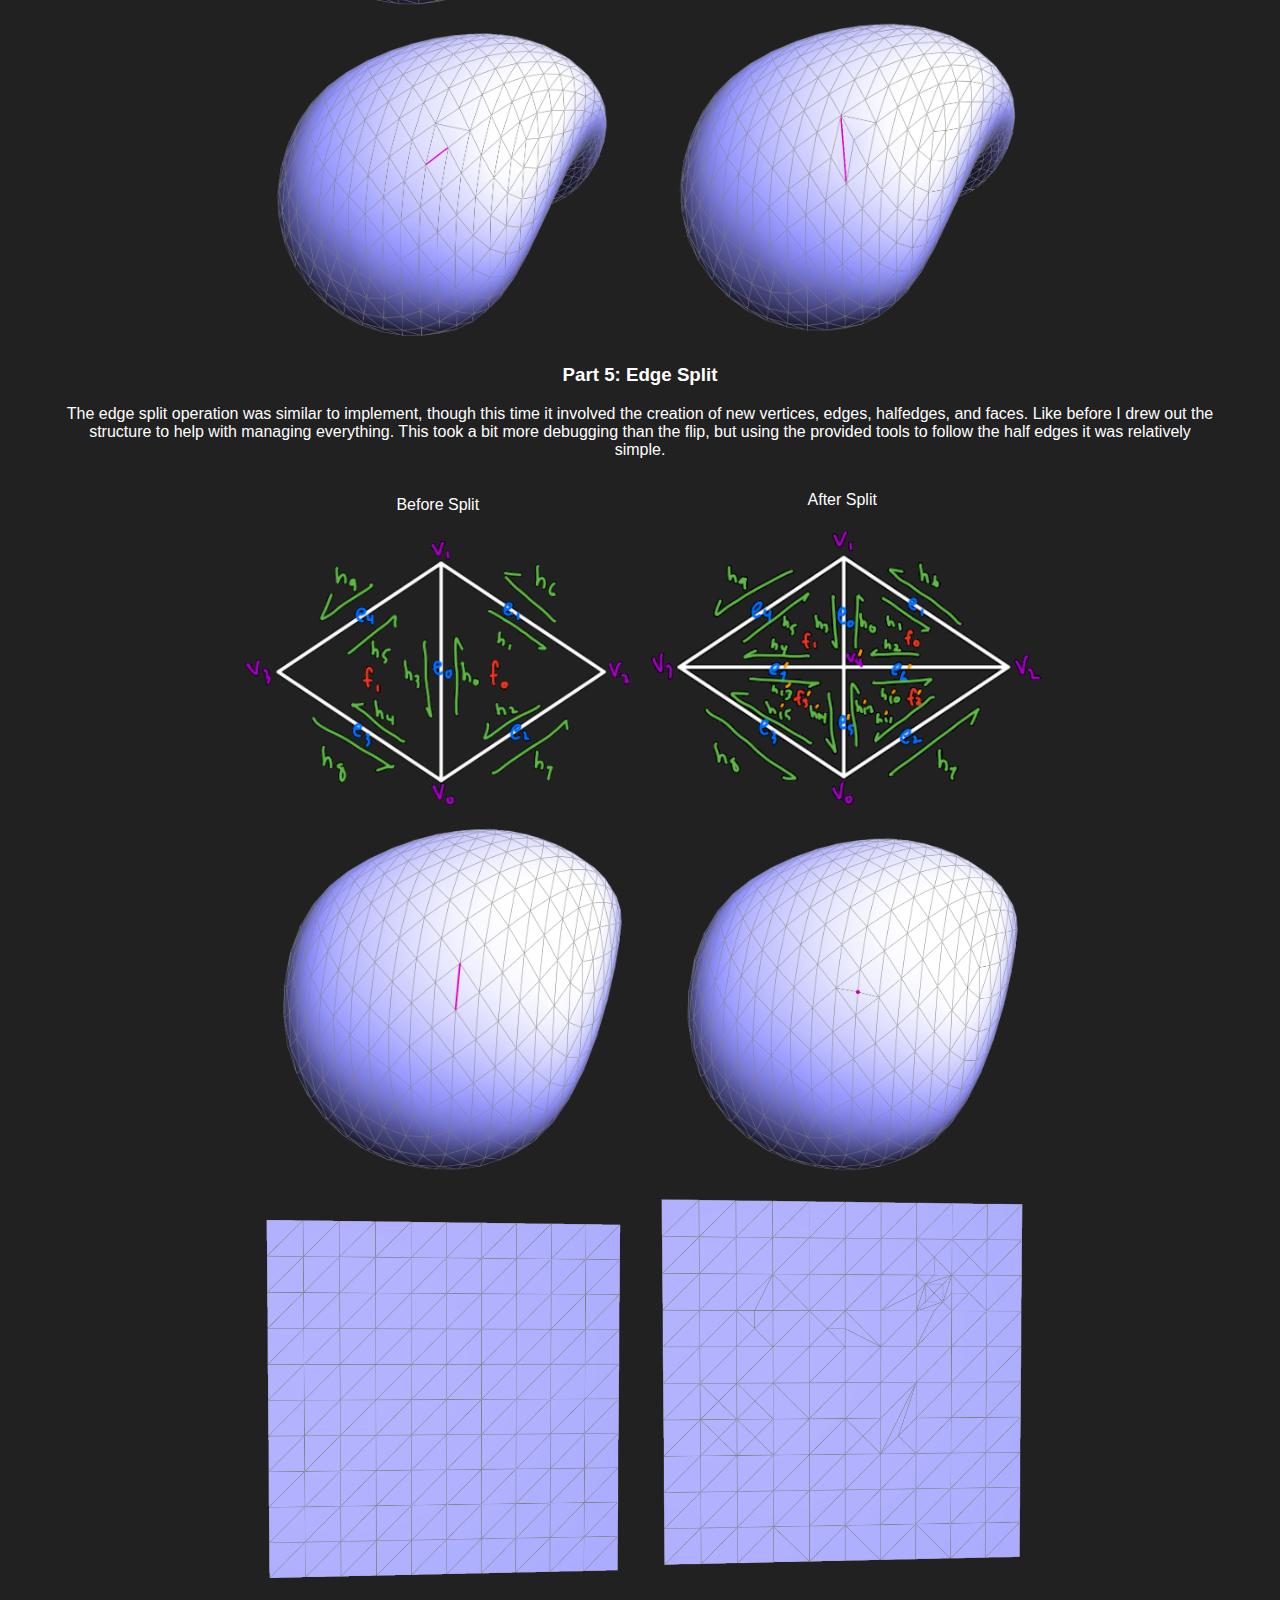
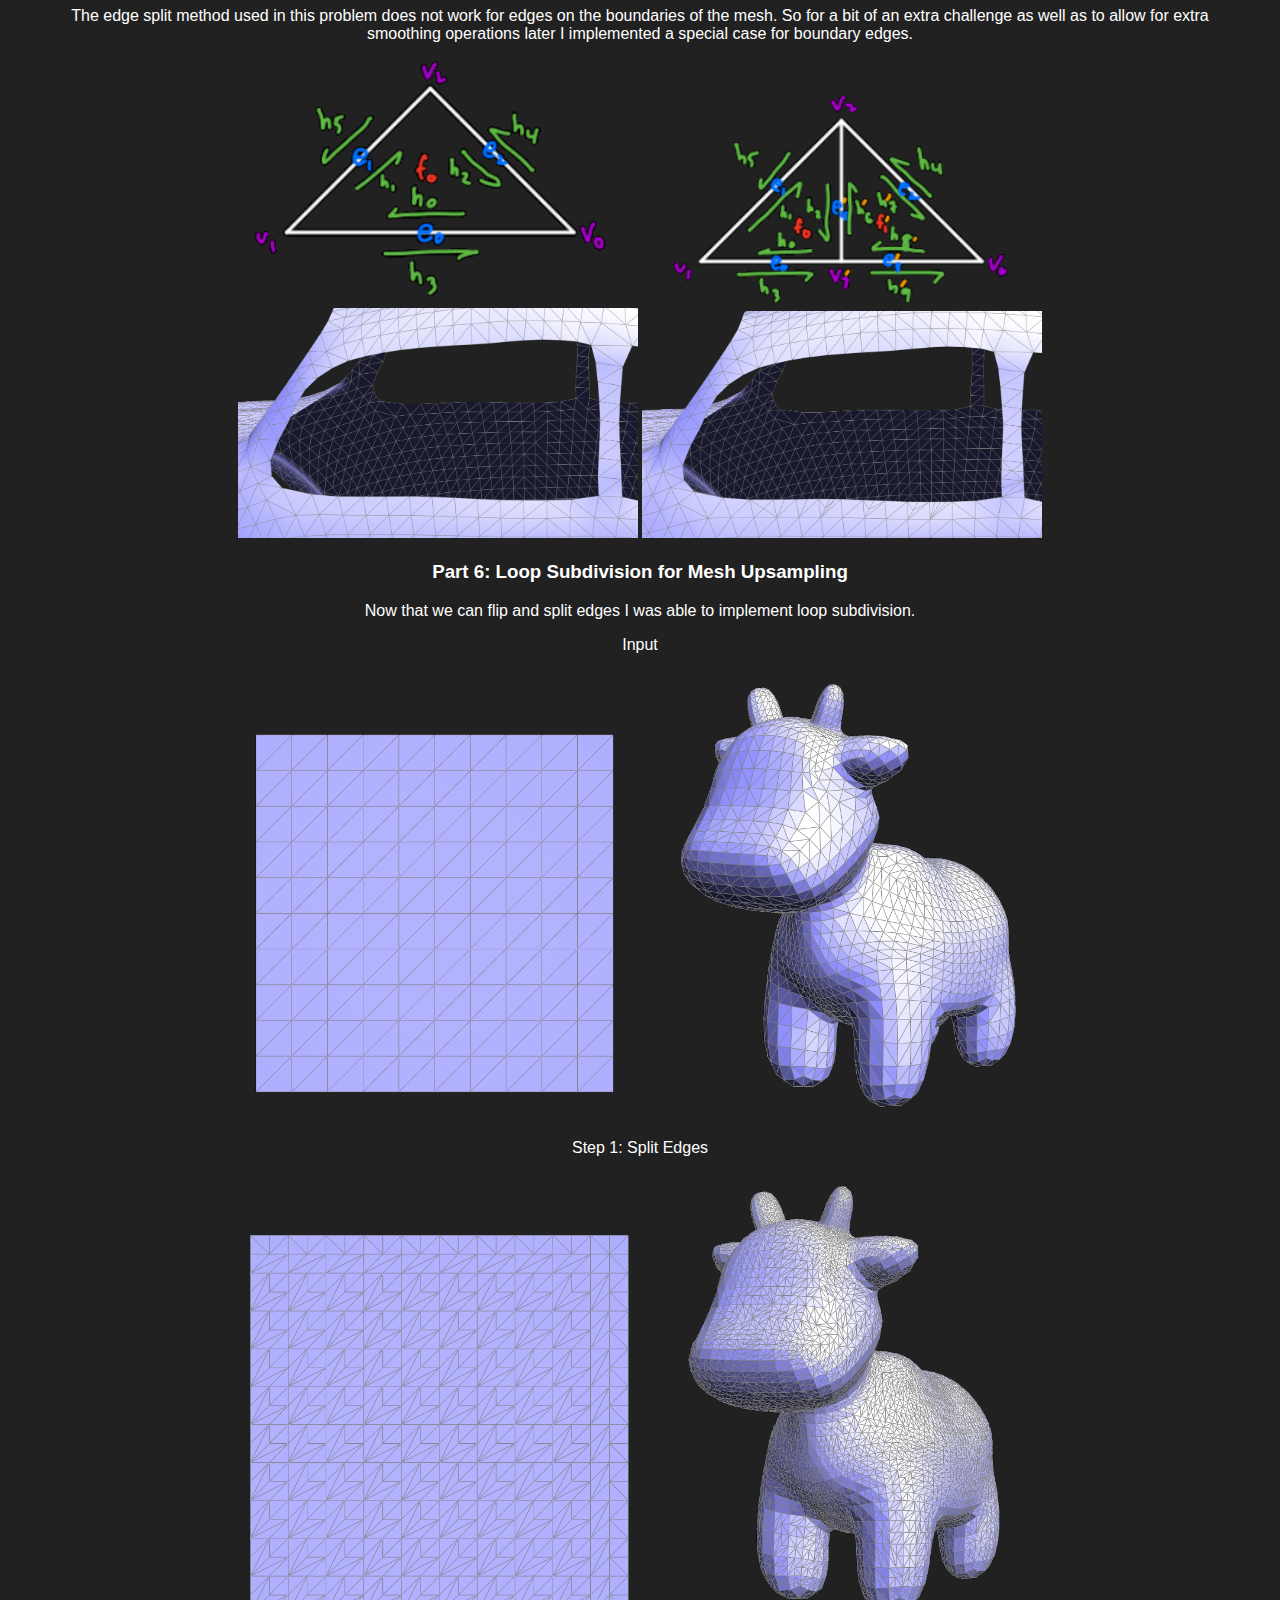
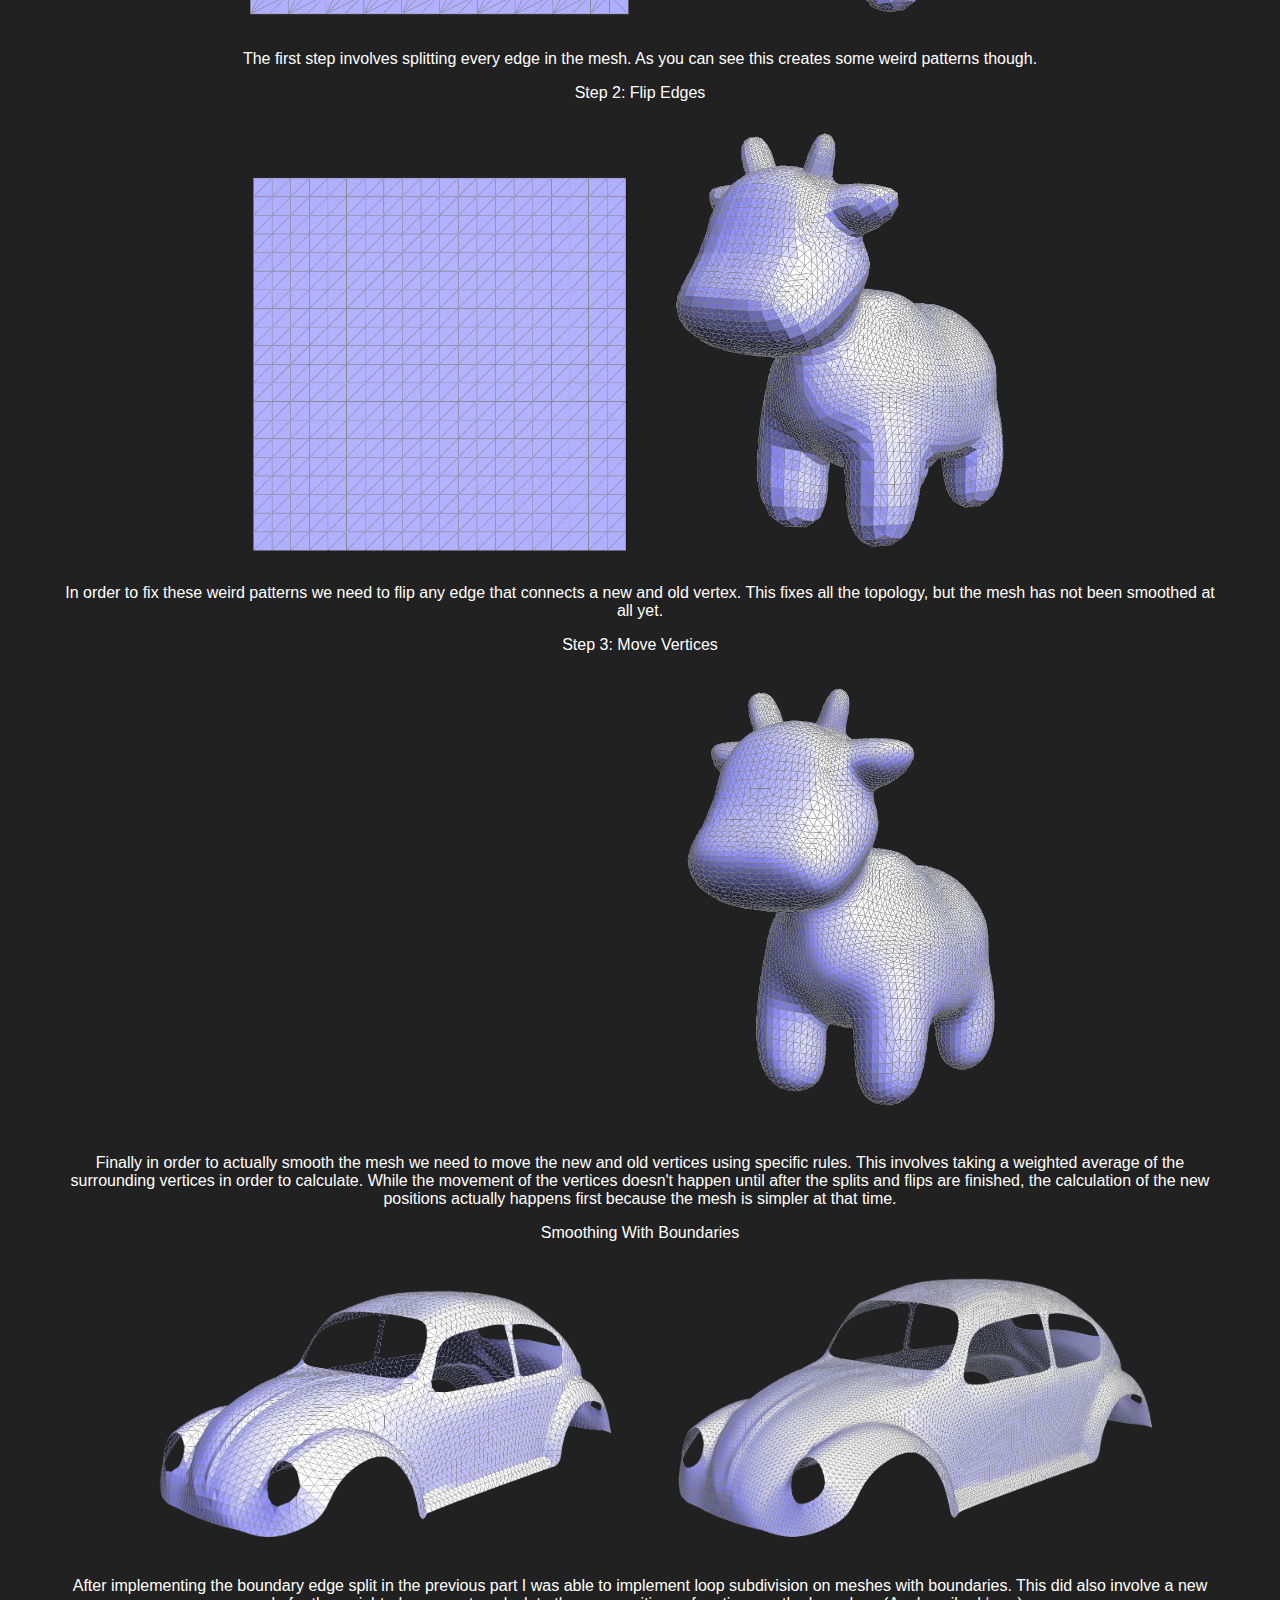
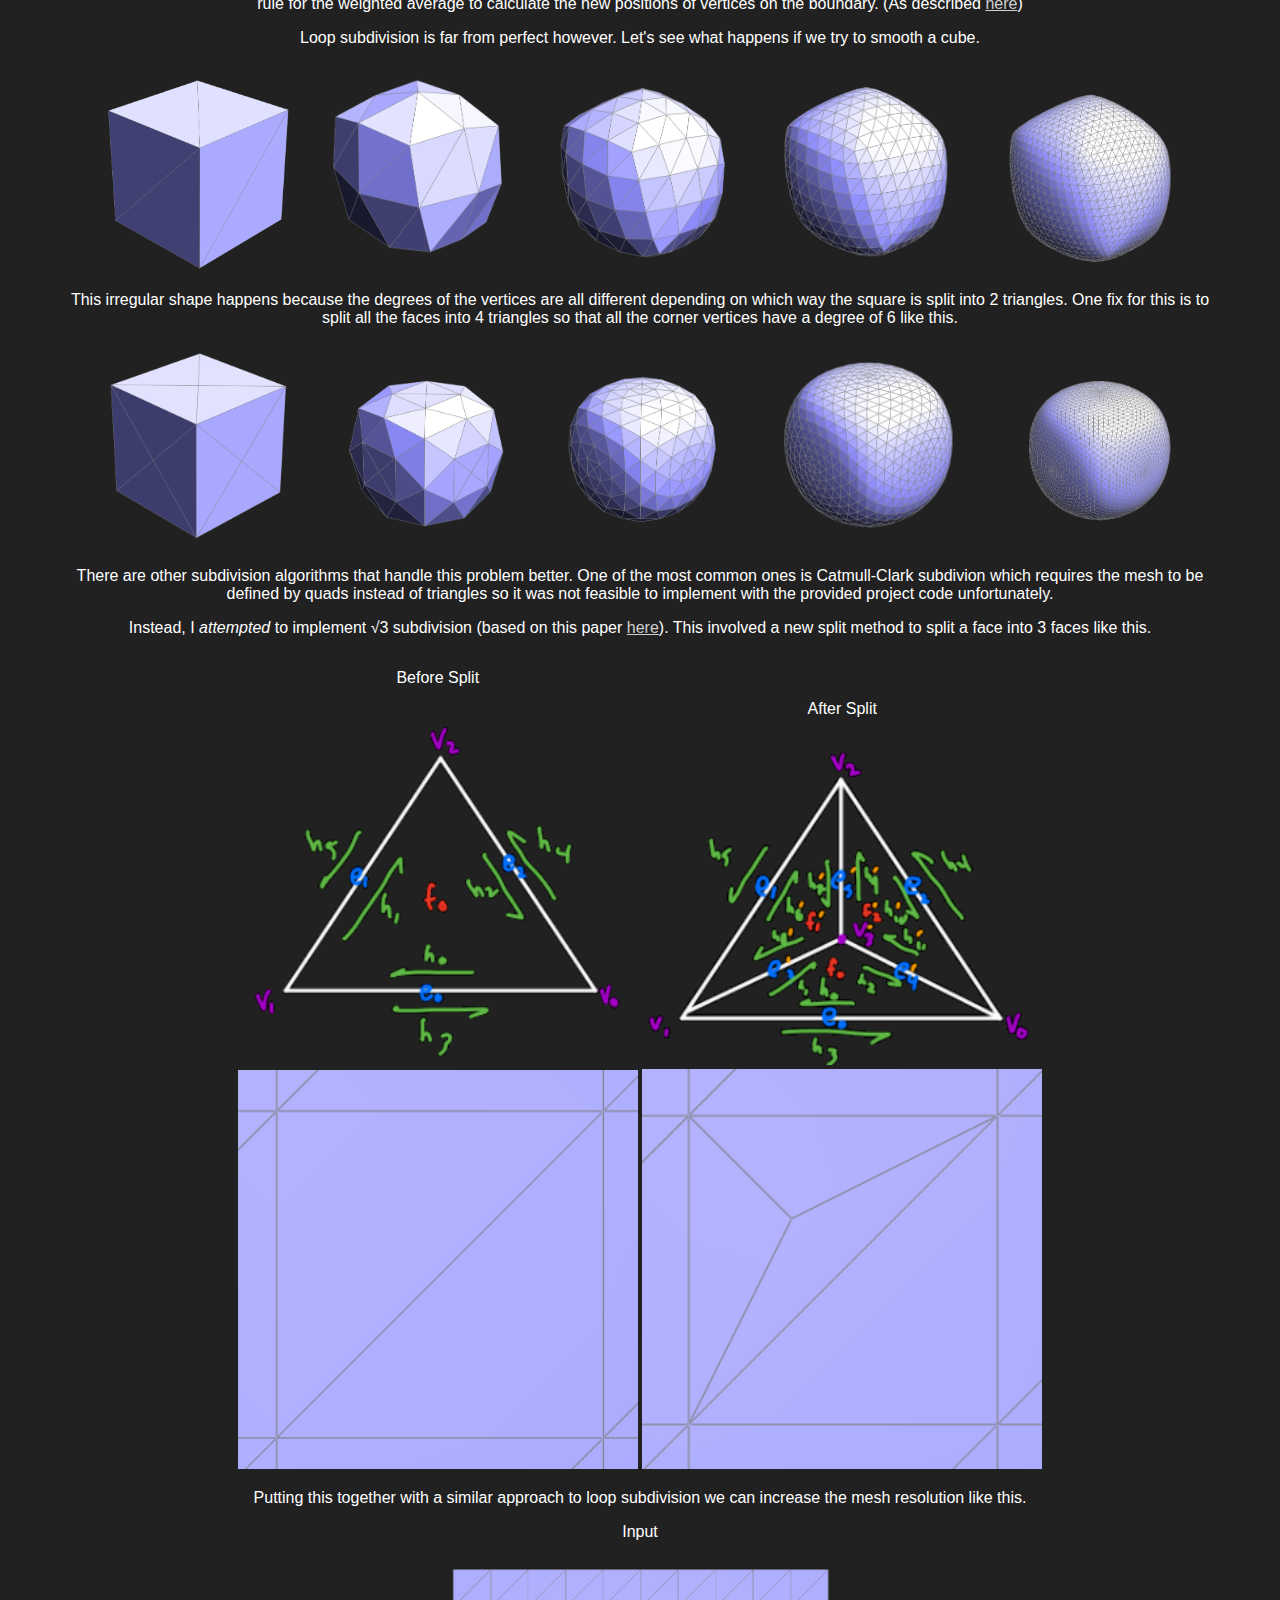
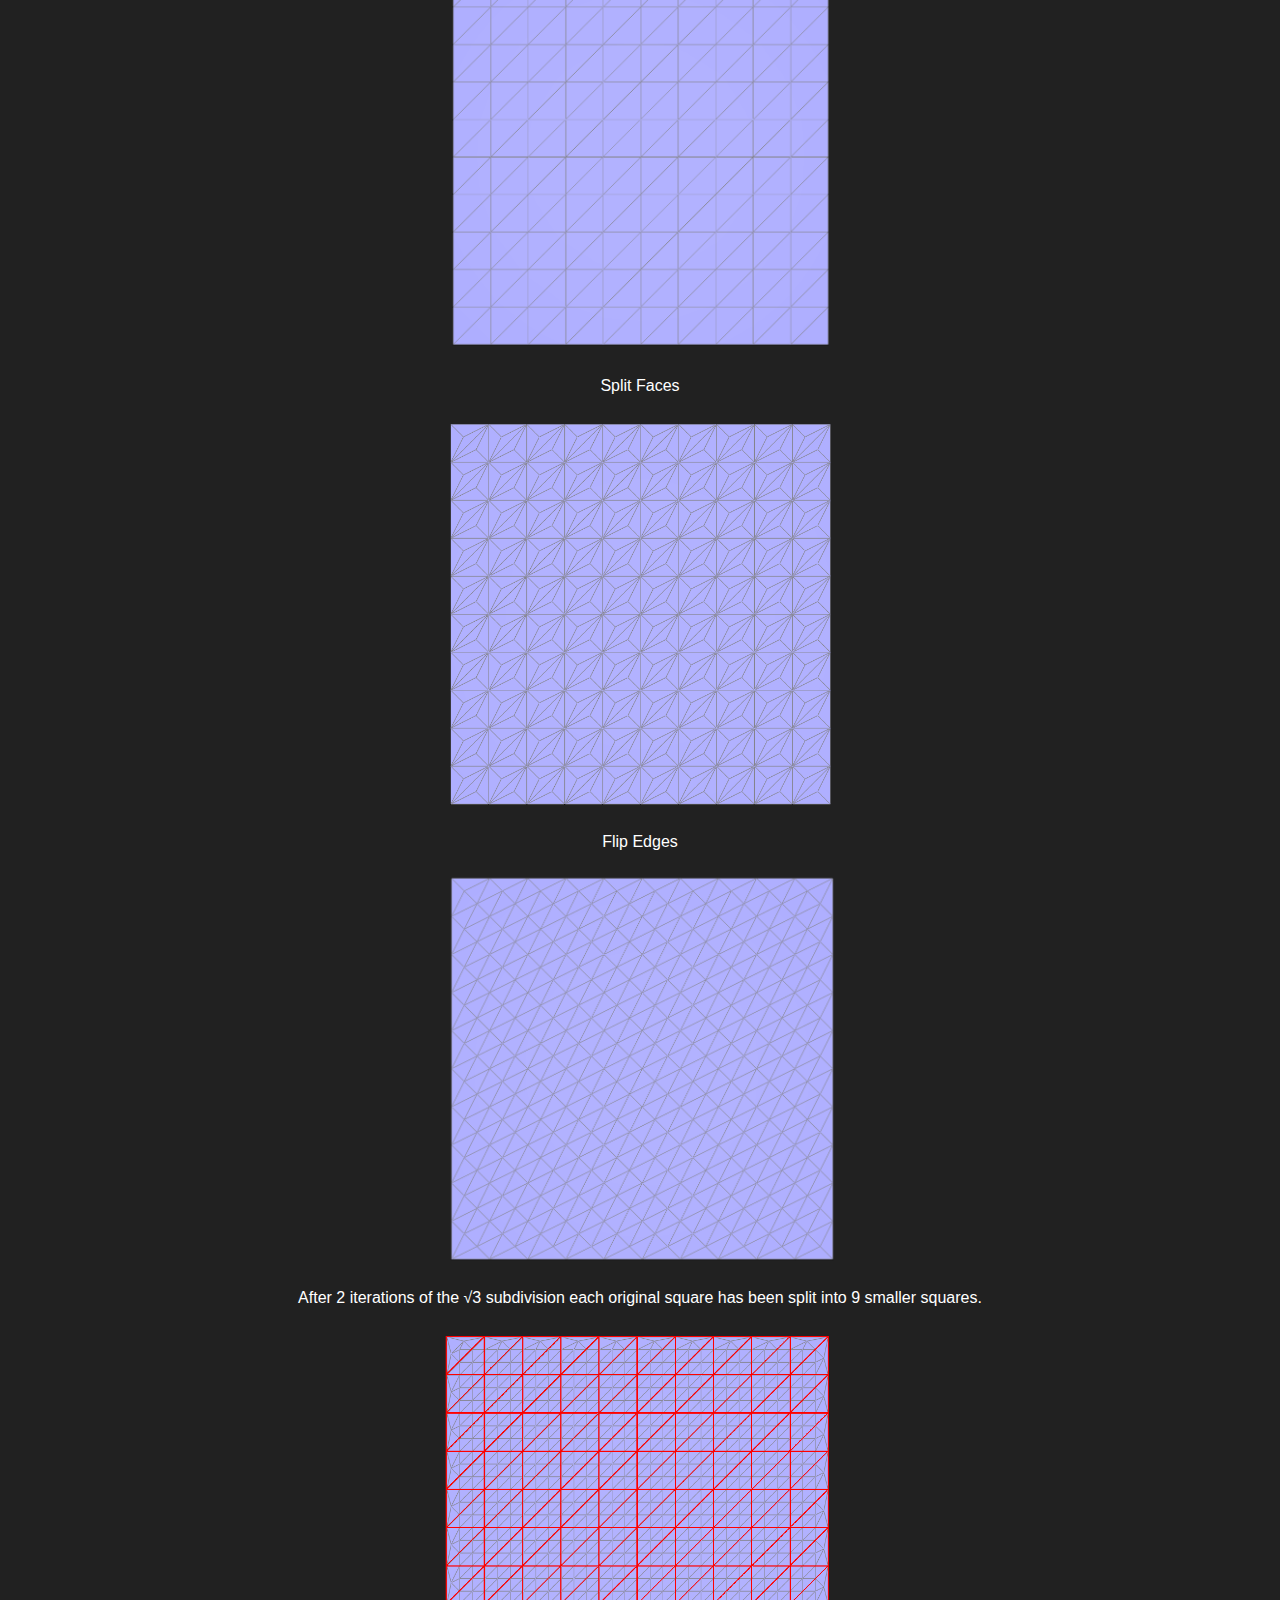
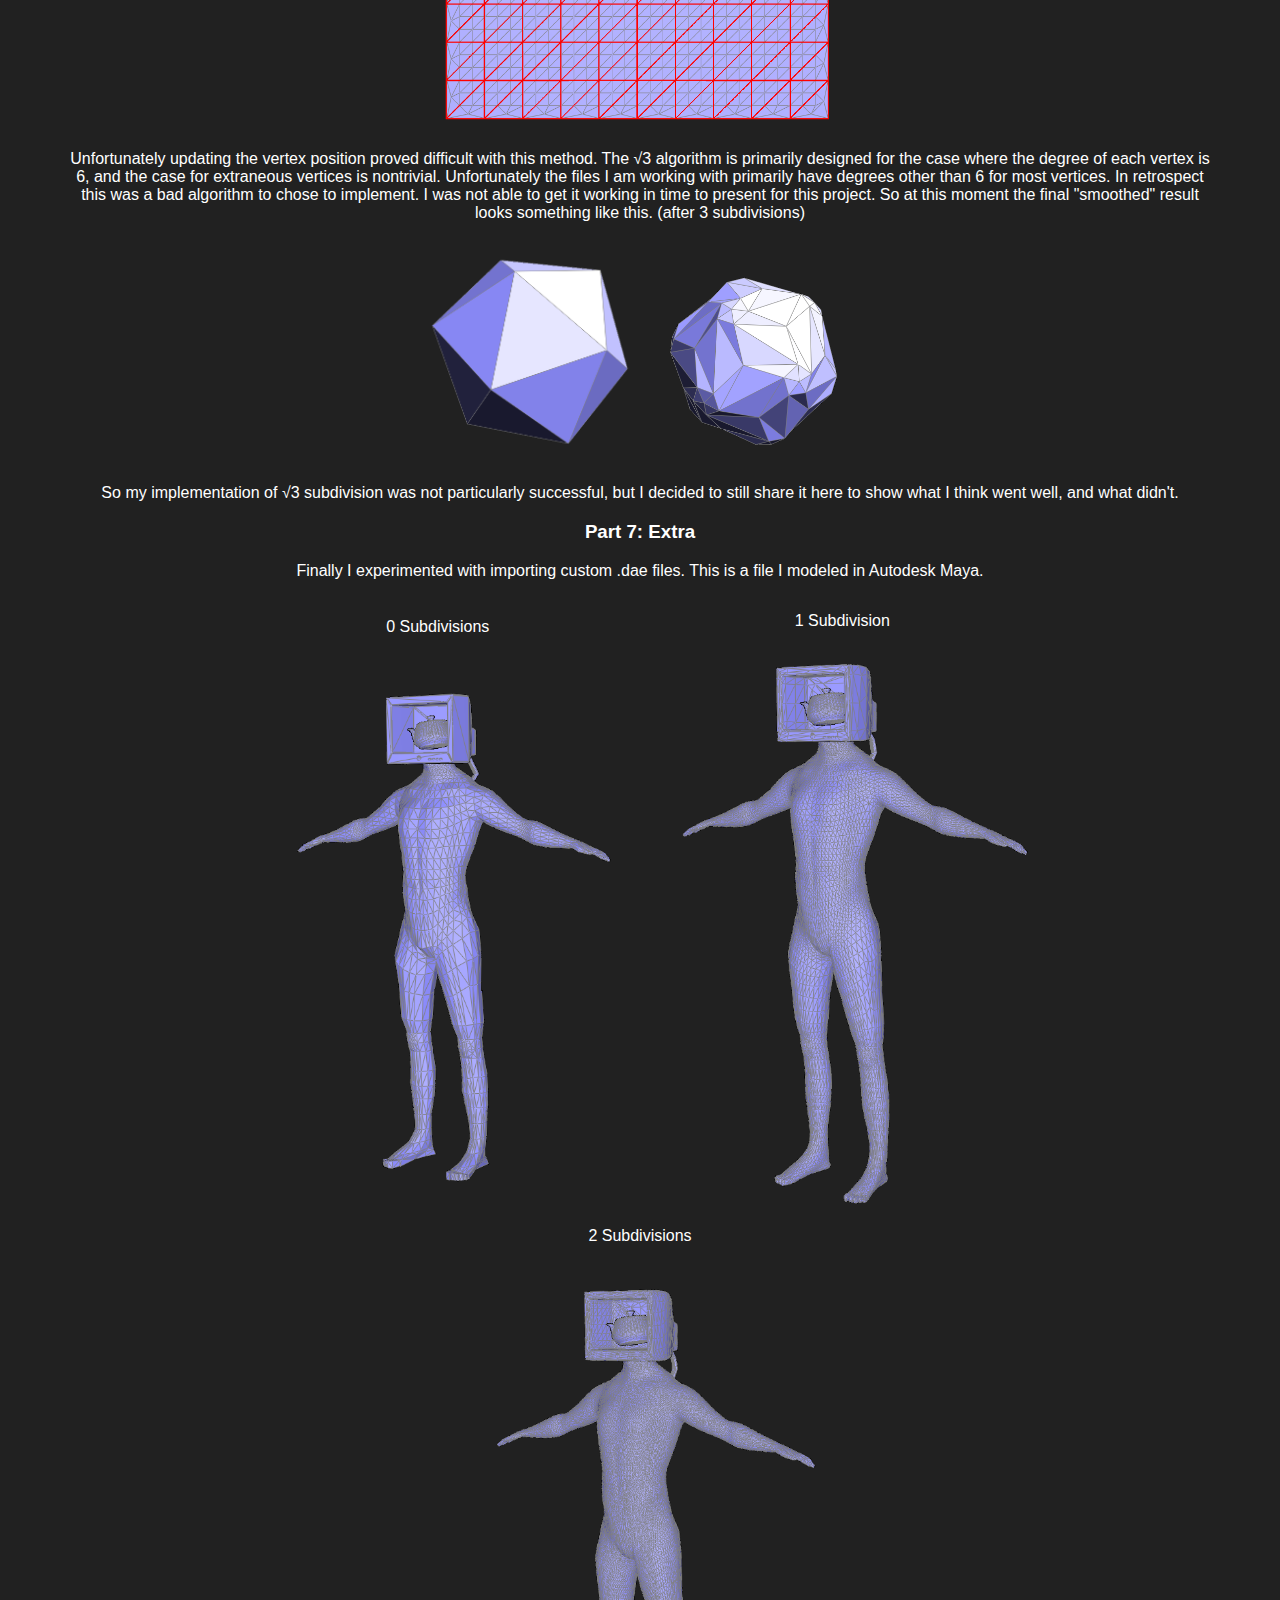
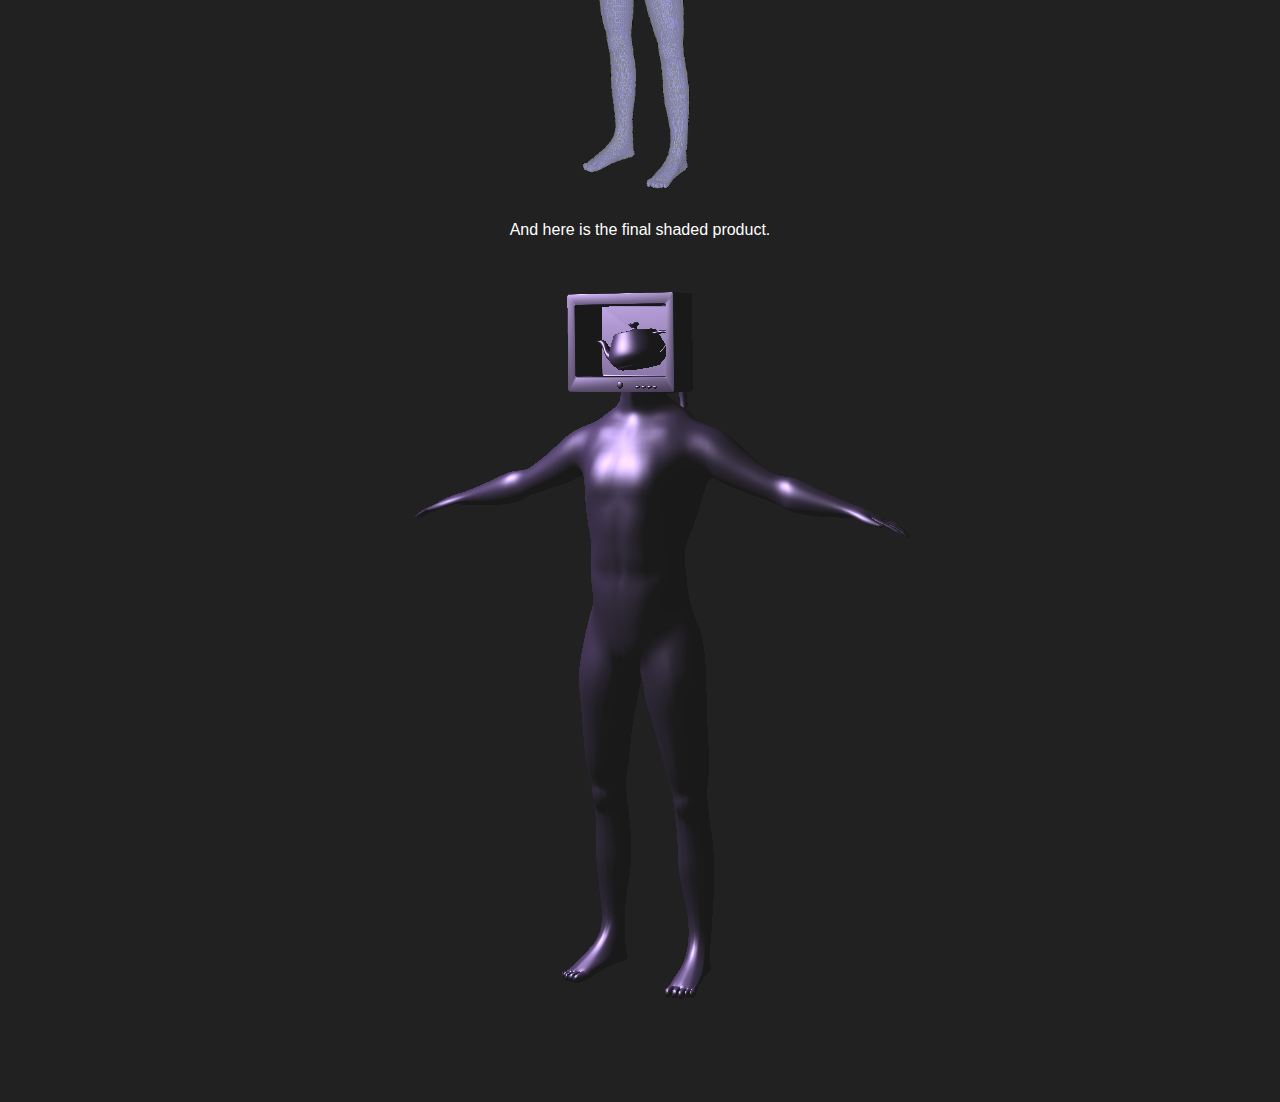
<file: proj2/index.html>
<!DOCTYPE html>
<html>
<head>
	<!--<style>
		@media print
		{
		h3 {page-break-before:always}
		}
		</style>-->
	<link rel="stylesheet" type="text/css" href="./styles/main.css">	
</head>

<body>
	<h1>CS 184 Project 2</h1>
	<!--<h3>Website Link: <a href=https://cal-cs184-student.github.io/sp22-project-webpages-BrianRoyston/proj2/index.html>https://cal-cs184-student.github.io/sp22-project-webpages-BrianRoyston/proj2/index.html</a></h3> 
	-->
	<h3>Part 1 : Bezier Curves with 1D de Casteljau Subdivision</h3>
	<p>In this section I implemented de Casteljau's algorithm for bezier curves. de Casteljau's algorithm involves
		bisecting each line a certain percentage (t) between the control points in order to generate new control points.
		At each step the number of control points is decreased by one, so by performing this process until there is only
		one control point left we can generate a single point on the final curve.
	</p>
	<center>
		<img src="./images/Part1_1.png" width="30%" />
		<img src="./images/Part1_2.png" width="30%" />
		<img src="./images/Part1_3.png" width="33%" />
		<img src="./images/Part1_4.png" width="30%" />
		<img src="./images/Part1_5.png" width="30%" />
		<img src="./images/Part1_6.png" width="30%" />
	</center>
	<p> By changing the percentage used to bisect the lines we can change where on the curve we are drawing. 
		The final curve is defined by the algorithm performed at each value of t.
	</p>
	<center>
		<img src="./images/Part1_9.png" width="28%" />
		<img src="./images/Part1_7.png" width="30%" />
		<img src="./images/Part1_8.png" width="30%" />
	</center>
	<p> And by moving the points we can define new curves.</p>
	<center>
		<img src="./images/Part1_10.png" width="30%" />
	</center>
	


	<h3>Part 2 : Bezier Surfaces with Separable 1D de Casteljau</h3>
	<p> De Casteljau's algorithm extends fairly naturally into 3D surfaces. Instead of taking in a list
		of points, we instead work with a grid of points. We perform de Casteljau's algorithm as described 
		before on each row in this grid. Iterating all the way through provides us with one point for each row.
		Now we have a column of individual points so we can run de Casteljau's algorithm again to get a final point
		on the surface. The total surface is then defined by evaluating this at every value for t in both stages of row 
		and column.
	</p>
	<center>
		<img src="./images/bezSurf_2.png"  />
	</center>
	<center>
		<img src="./images/Part2.png"  />
	</center>


	<h3>Part 3 : Area-Weighted Vertex Normals</h3>
	<p>In order to do shading calculations like phong shading it is important to calculate the normals of each vertex 
		in the mesh. The process for this is relatively simple. Iterate over the faces that share this vertex (using a 
		half-edge data structure). For each face, calculate it's area weighted normal by taking the cross product of 2 
		of the edges. Add all those normals together and normalize the result to get the final normal for the vertex.
	</p>
	<center>
		<div class="container" >
			<p>Flat Shading</p>
			<img src="./images/Part3_1_W.png" width="600" />
		</div>
		<div class="container" >
			<p>Phong Shading</p>
			<img src="./images/Part3_2_W.png" width="600" />
		</div>
	</center>
	<center>
		<img src="./images/Part3_1.png" width="600" />
		<img src="./images/Part3_2.png" width="600" />
	</center>
	<h3>Part 4: Edge Flip</h3>
	<p>In this step of the project I implemented the edge flip operation. Since we are using a half-edge data structure
		I drew out and labeled the half edges of the 2 triangles before and after the operation to assist in reassigning 
		all the pointers correctly. This process went relatively smoothly. Writing everything out, while tedious, proved 
		very helpful, especially with the more complicated mesh operations to come.
	</p>
	<center>
		<div class="container" >
			<p>Before Flip</p>
			<img src="./images/HE_3.png" width = "400"/>
		</div>
		
		<div class="container" >
			<p>After Flip</p>
			<img src="./images/HE_4.png" width="400" />
		</div>
	</center>
	<center>
		<img src="./images/Part4_1.png" width="400" />
		<img src="./images/Part4_2.png" width="400" />
	</center>	
	<center>
		<img src="./images/Part4_3.png" width="400" />
		<img src="./images/Part4_4.png" width="400" />
	</center>
	
	

	<h3>Part 5: Edge Split </h3>
	<p>The edge split operation was similar to implement, though this time it involved the creation of new vertices,
		edges, halfedges, and faces. Like before I drew out the structure to help with managing everything. This took 
		a bit more debugging than the flip, but using the provided tools to follow the half edges it was relatively simple.

	</p>
	<center>
		<div class="container" >
			<p>Before Split</p>
			<img src="./images/HE_1.png" width = "400"/>
		</div>
		
		<div class="container" >
			<p>After Split</p>
			<img src="./images/HE_2.png" width="400" />
		</div>
	</center>
	<center>
		<img src="./images/Part5_1.png" width="400" />
		<img src="./images/Part5_2.png" width="400" />
	</center>
	<center>
		<img src="./images/Part5_3.png" width="400" />
		<img src="./images/Part5_4.png" width="400" />
	</center>	
	<p>The edge split method used in this problem does not work for edges on the boundaries of the mesh. So for a bit of an extra 
		challenge as well as to allow for extra smoothing operations later I implemented a special case for boundary edges. 
	</p>
	<center>
		
		<img src="./images/HE_5.png" width="400" />
		<img src="./images/HE_6.png" width="400" />
	</center>
	<center>
		<img src="./images/Part5_5.png" width="400" />
		<img src="./images/Part5_6.png" width="400" />
	</center>
	

			
	<h3>Part 6: Loop Subdivision for Mesh Upsampling</h3>
	<p>Now that we can flip and split edges I was able to implement loop subdivision.</p>
	<center>
		<p>Input</p>
		<img src="./images/Part6_5.png" width = "400"/>
		<img src="./images/Part6_1.png" width="400" />
	</center>
	
	<center>
		<p>Step 1: Split Edges</p>
		<img src="./images/Part6_6.png" width="400" />
		<img src="./images/Part6_4.png" width="400" />
	</center>
	<p>The first step involves splitting every edge in the mesh. As you can see this creates some weird patterns
		though.
	</p>
	<center>
		<p>Step 2: Flip Edges</p>
		<img src="./images/Part6_7.png" width="400" />
		<img src="./images/Part6_2.png" width="400" />
	</center>
	<p>In order to fix these weird patterns we need to flip any edge that connects a new and old vertex. This fixes
		all the topology, but the mesh has not been smoothed at all yet.
	</p>
	<center>
		<p>Step 3: Move Vertices</p>
		<img src="./images/blank.png" width="400"/>
		<img src="./images/Part6_3.png" width="400" />
	</center>
	<p>Finally in order to actually smooth the mesh we need to move the new and old vertices using specific rules. 
		This involves taking a weighted average of the surrounding vertices in order to calculate. While the movement 
		of the vertices doesn't happen until after the splits and flips are finished, the calculation of the new positions
		actually happens first because the mesh is simpler at that time.
	</p>

	<center>
		<p>Smoothing With Boundaries</p>
		<img src="./images/Part6_8.png" width="45%" />
		<img src="./images/Part6_9.png" width="45%" />
	</center>
	<p>After implementing the boundary edge split in the previous part I was able to implement loop subdivision on meshes with boundaries.
		This did also involve a new rule for the weighted average to calculate the new positions of vertices on the boundary. (As
		described <a href="https://graphics.pixar.com/library/SEC/supplemental.pdf">here</a>)
	</p>

	<p>Loop subdivision is far from perfect however. Let's see what happens if we try to smooth a cube.</p>
	<center>
		<img src="./images/cube_1.png" width="19%" />
		<img src="./images/cube_2.png" width="19%" />
		<img src="./images/cube_3.png" width="19%" />
		<img src="./images/cube_4.png" width="19%" />
		<img src="./images/cube_5.png" width="19%" />
	</center>
	<p>This irregular shape happens because the degrees of the vertices are all different depending on which way the square 
		is split into 2 triangles. One fix for this is to split all the faces into 4 triangles so that all the corner vertices
		have a degree of 6 like this.
	</p>
	<center>
		<img src="./images/cube_6.png" width="19%" />
		<img src="./images/cube_7.png" width="19%" />
		<img src="./images/cube_8.png" width="19%" />
		<img src="./images/cube_9.png" width="19%" />
		<img src="./images/cube_10.png" width="19%" />
	</center>

	<p>There are other subdivision algorithms that handle this problem better. One of the most common ones is Catmull-Clark subdivion
		which requires the mesh to be defined by quads instead of triangles so it was not feasible to implement with the provided project
		code unfortunately.
	</p>
	<p> Instead, I <i>attempted</i> to implement √3 subdivision (based on this paper <a href="https://www.graphics.rwth-aachen.de/media/papers/sqrt31.pdf">here</a>). 
		This involved a new split method to split a face into 3 faces like this.</p>

	<center>
		<div class="container" >
			<p>Before Split</p>
			<img src="./images/HE_7.png" width = "400"/>
		</div>
		
		<div class="container" >
			<p>After Split</p>
			<img src="./images/HE_8.png" width="400" />
		</div>
	</center>
	
	<center>
		<img src="./images/root3_2.png" width="400" />
		<img src="./images/root3_1.png" width="400" />
	</center>
	<p>Putting this together with a similar approach to loop subdivision we can increase the mesh resolution like this.</p>
	<center>
		<p>Input</p>
		<img src="./images/root3_3.png" width="400" />
	</center>
	<center>
		<p>Split Faces</p>
		<img src="./images/root3_4.png" width="400" />
	</center>
	<center>
		<p>Flip Edges</p>
		<img src="./images/root3_5.png" width="400" />
	</center>	
	<p>After 2 iterations of the √3 subdivision each original square has been split into 9 smaller squares.</p>
	<center>
		<img src="./images/root3_9.png" width="400" />
	</center>
	<p>Unfortunately updating the vertex position proved difficult with this method. The √3 algorithm is primarily designed for the case where 
		the degree of each vertex is 6, and the case for extraneous vertices is nontrivial. Unfortunately the files I am working with primarily have degrees
		other than 6 for most vertices. In retrospect this was a bad algorithm to chose to implement. I was not able to get it working in time to 
		present for this project. So at this moment the final "smoothed" result looks something like this. (after 3 subdivisions)
	</p>
	<center>
		<img src="./images/root3_6.png" width="20%" />
		<img src="./images/root3_7.png" width="20%" />
	</center>
	<p>So my implementation of √3 subdivision was not particularly successful, but I decided to still share it here to show what I think
		went well, and what didn't.
	</p>
			
	<h3>Part 7: Extra</h3>	
	<p>Finally I experimented with importing custom .dae files. This is a file I modeled in Autodesk Maya.
	</p>
	<center>
		<div class="container" >
			<p>0 Subdivisions</p>
			<img src="./images/Part7_1.png" width = "400"/>
		</div>
		<div class="container" >
			<p>1 Subdivision</p>
			<img src="./images/Part7_2.png" width = "400"/>
		</div>
		<div class="container" >
			<p>2 Subdivisions</p>
			<img src="./images/Part7_3.png" width = "400"/>
		</div>
	</center>
	<p>And here is the final shaded product.</p>
	<center>
		<img src="./images/Part7_4.png" />
	</center>
	
	
</body>
</html>
</file>
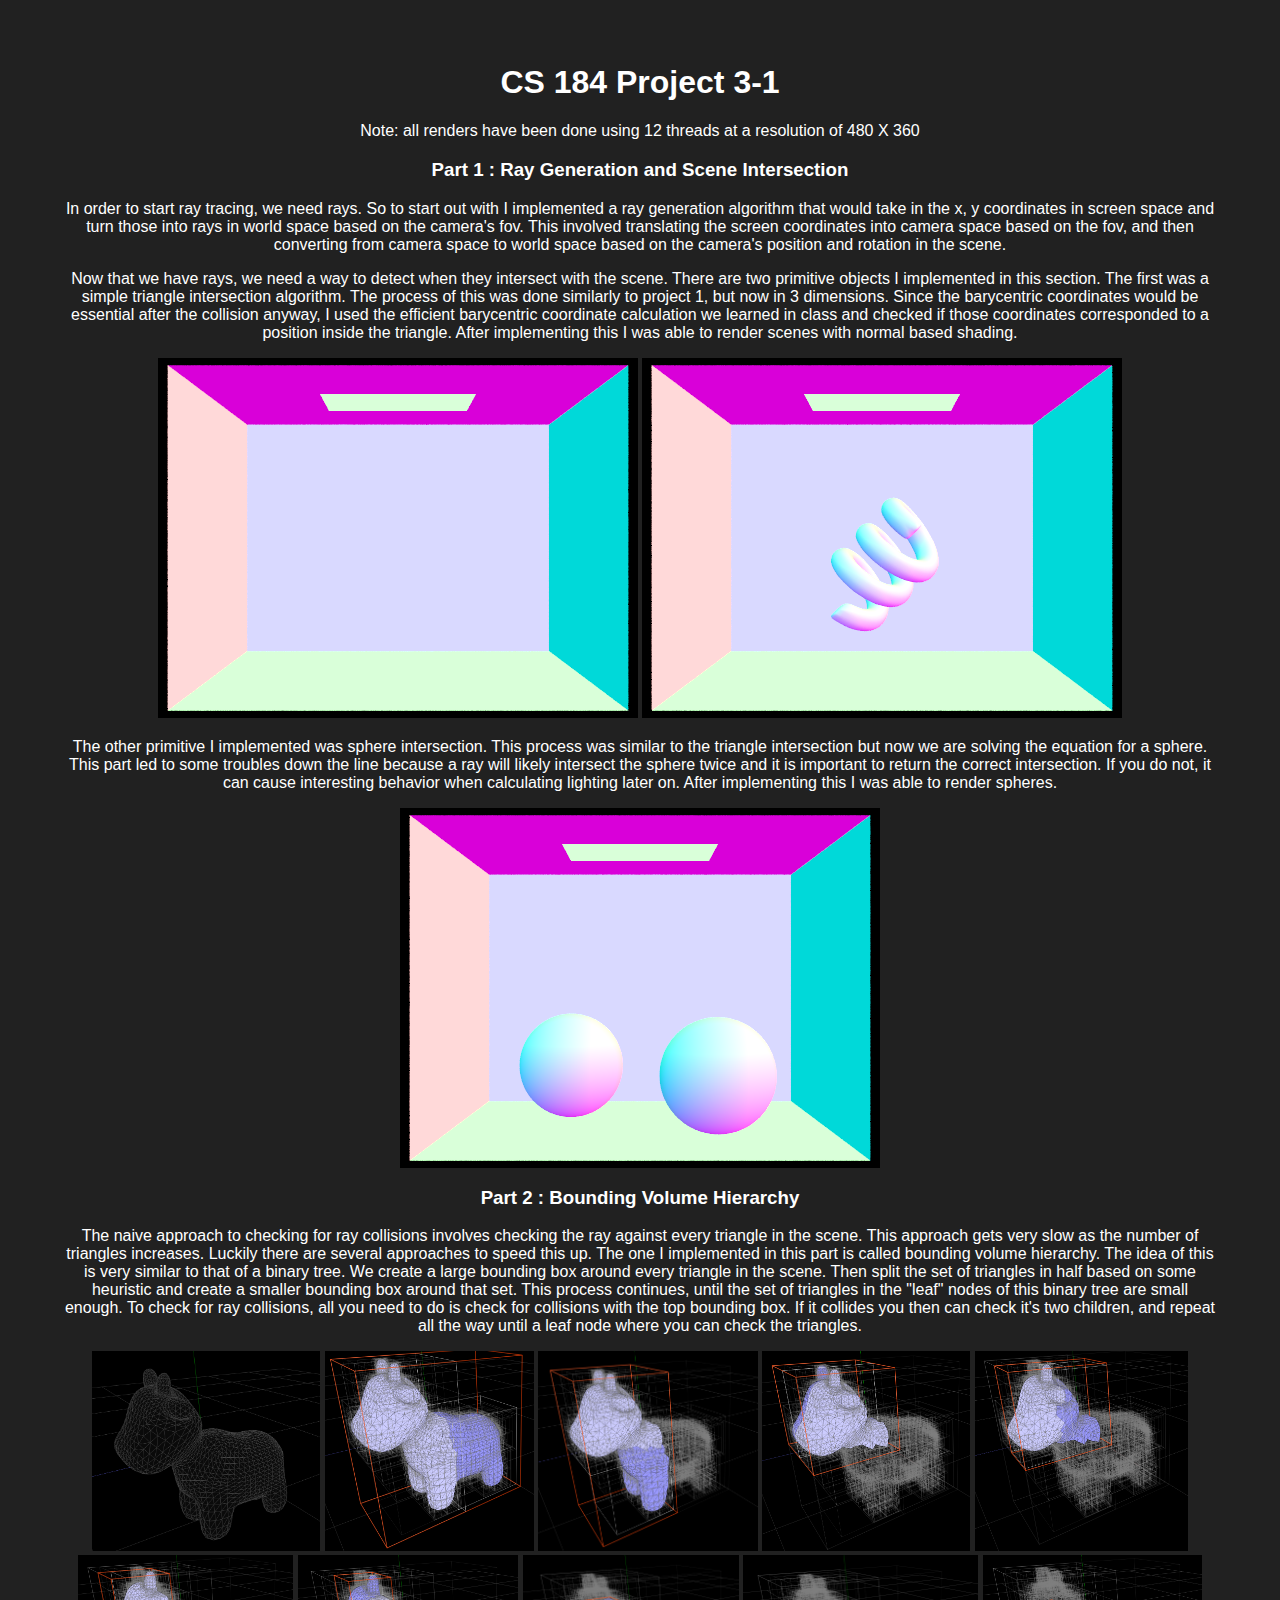
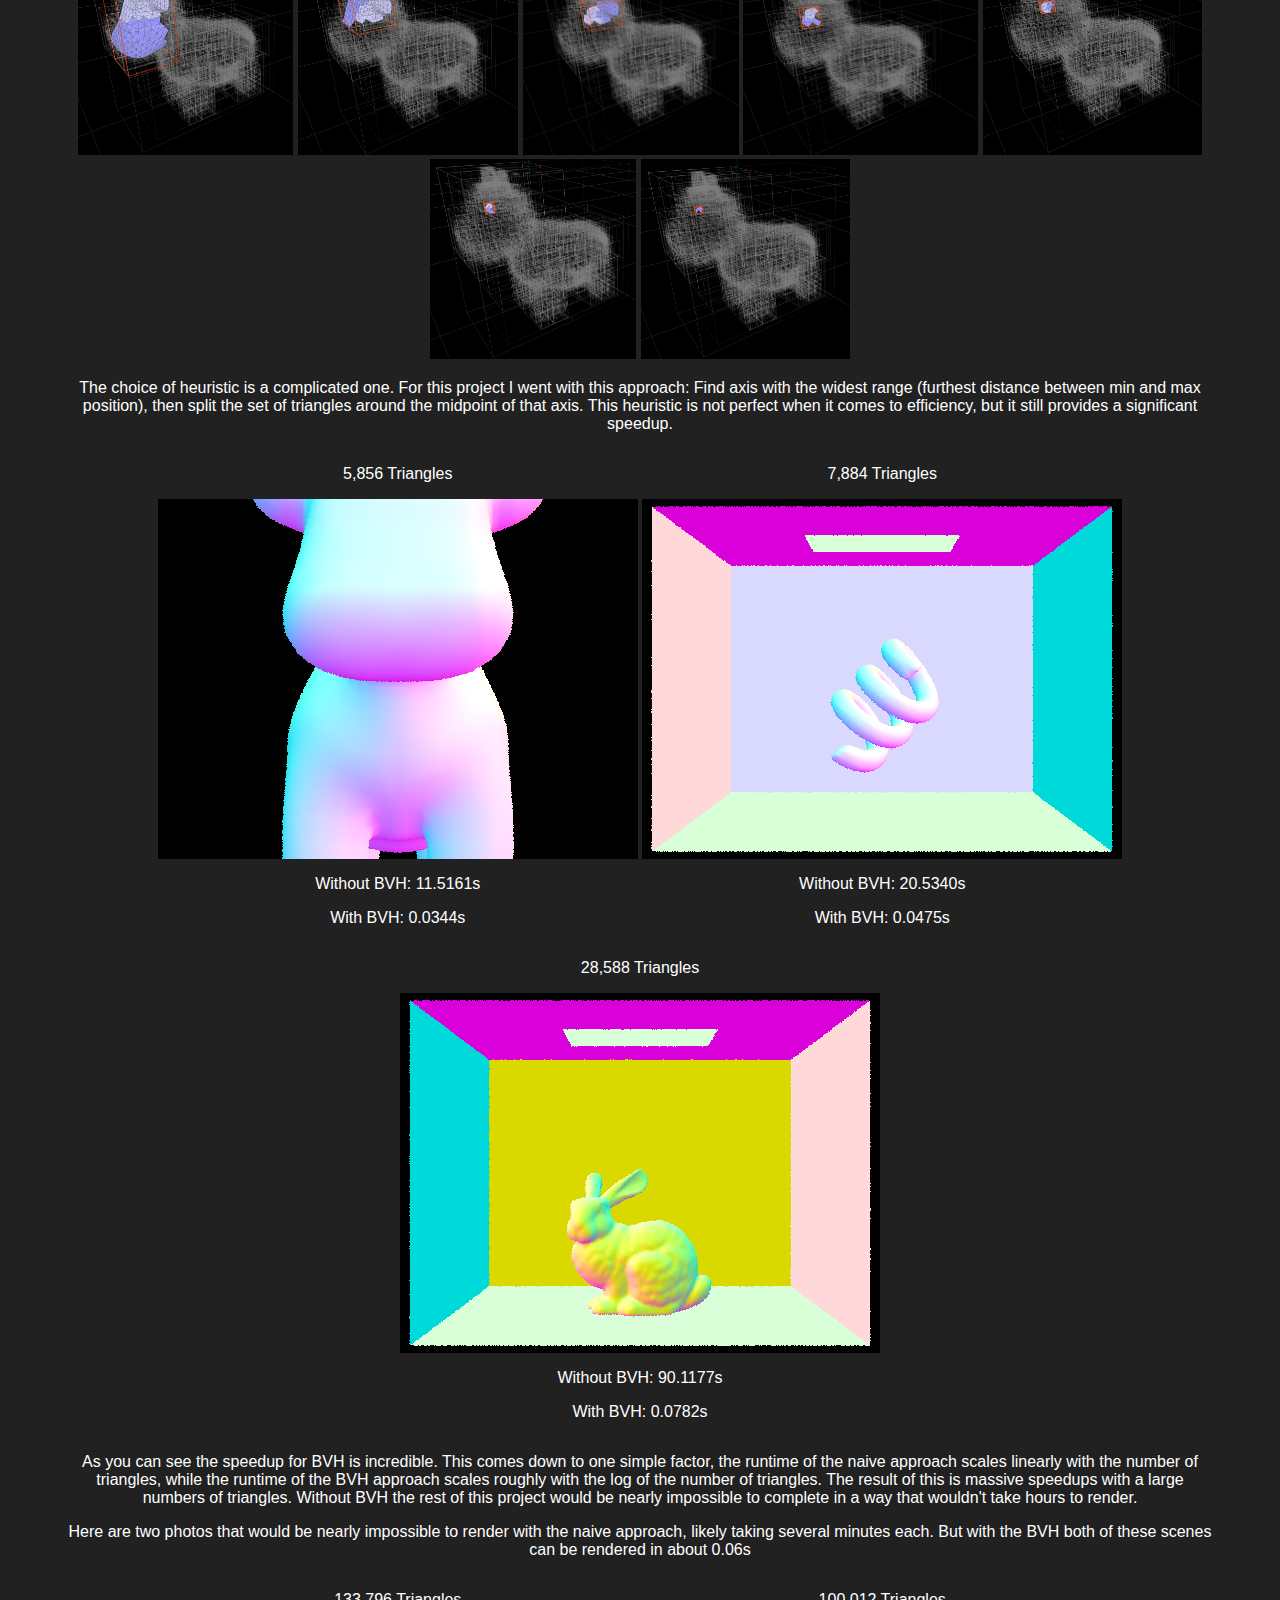
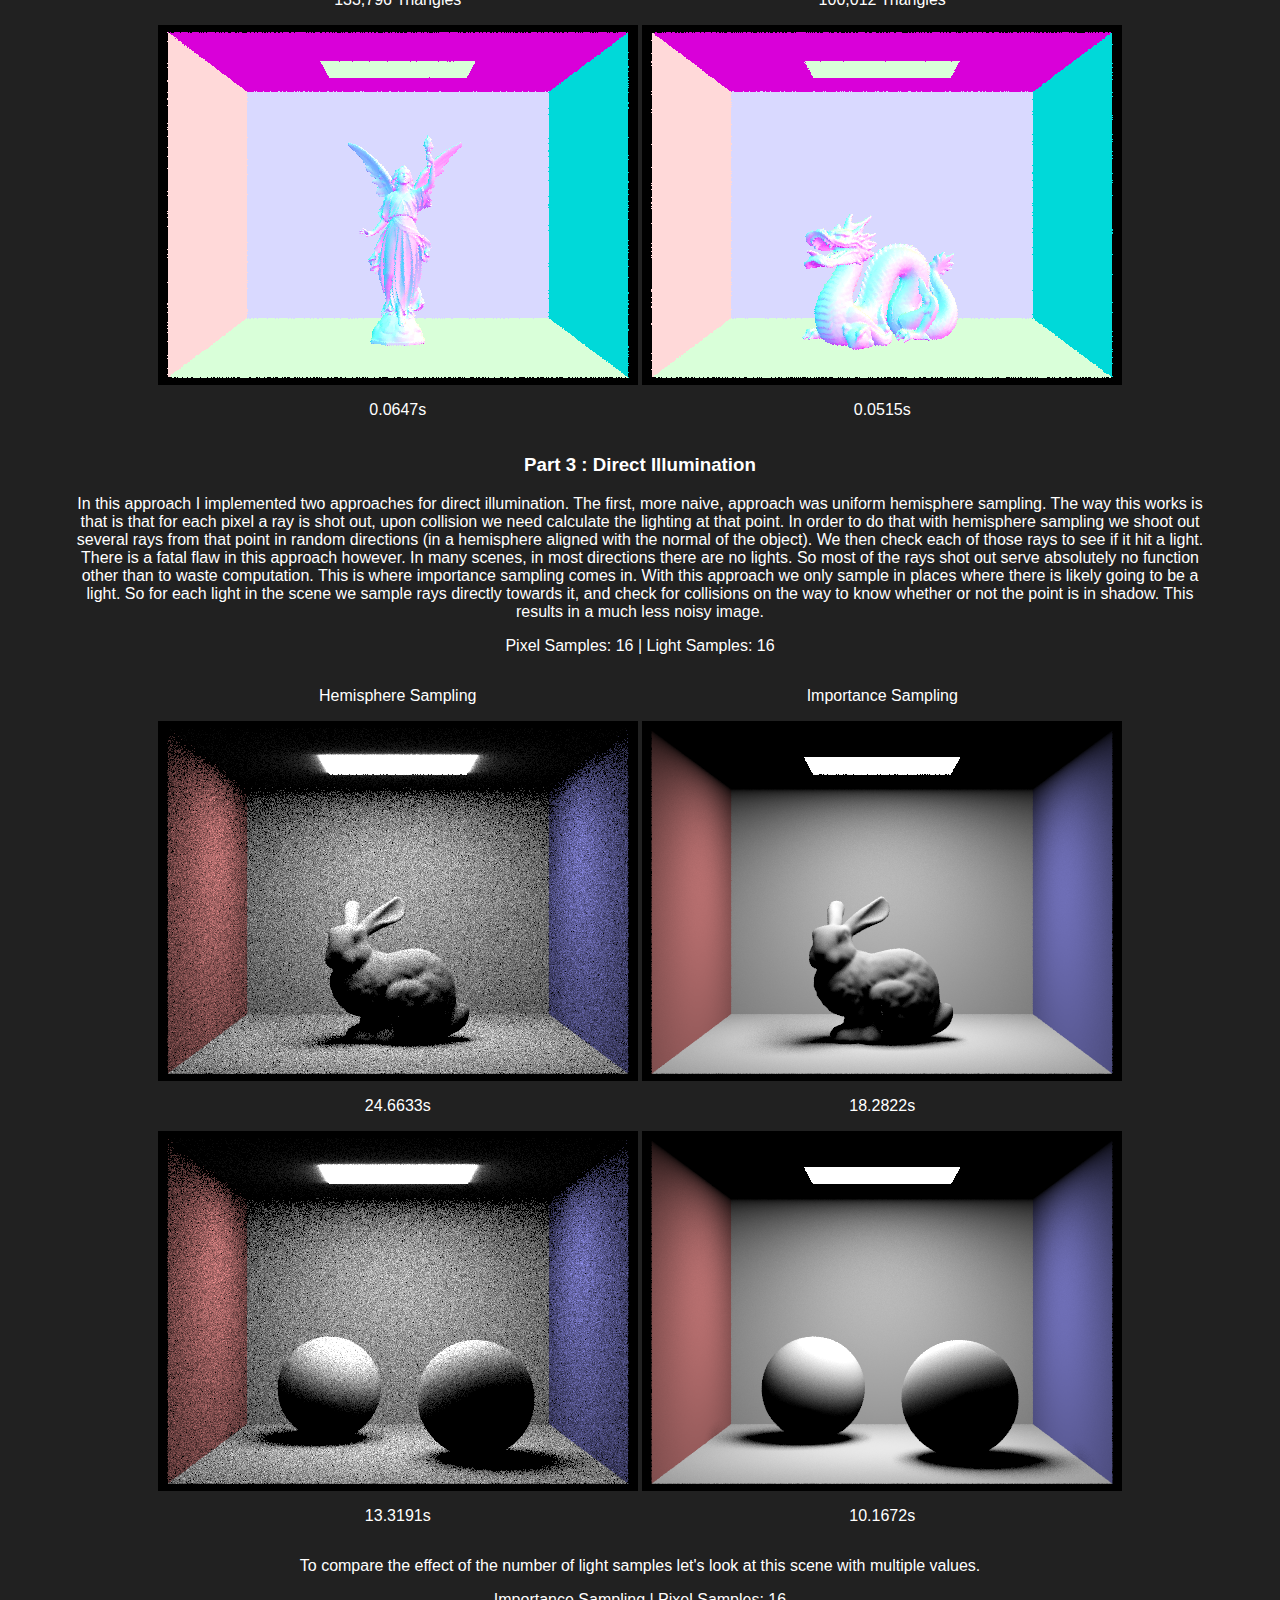
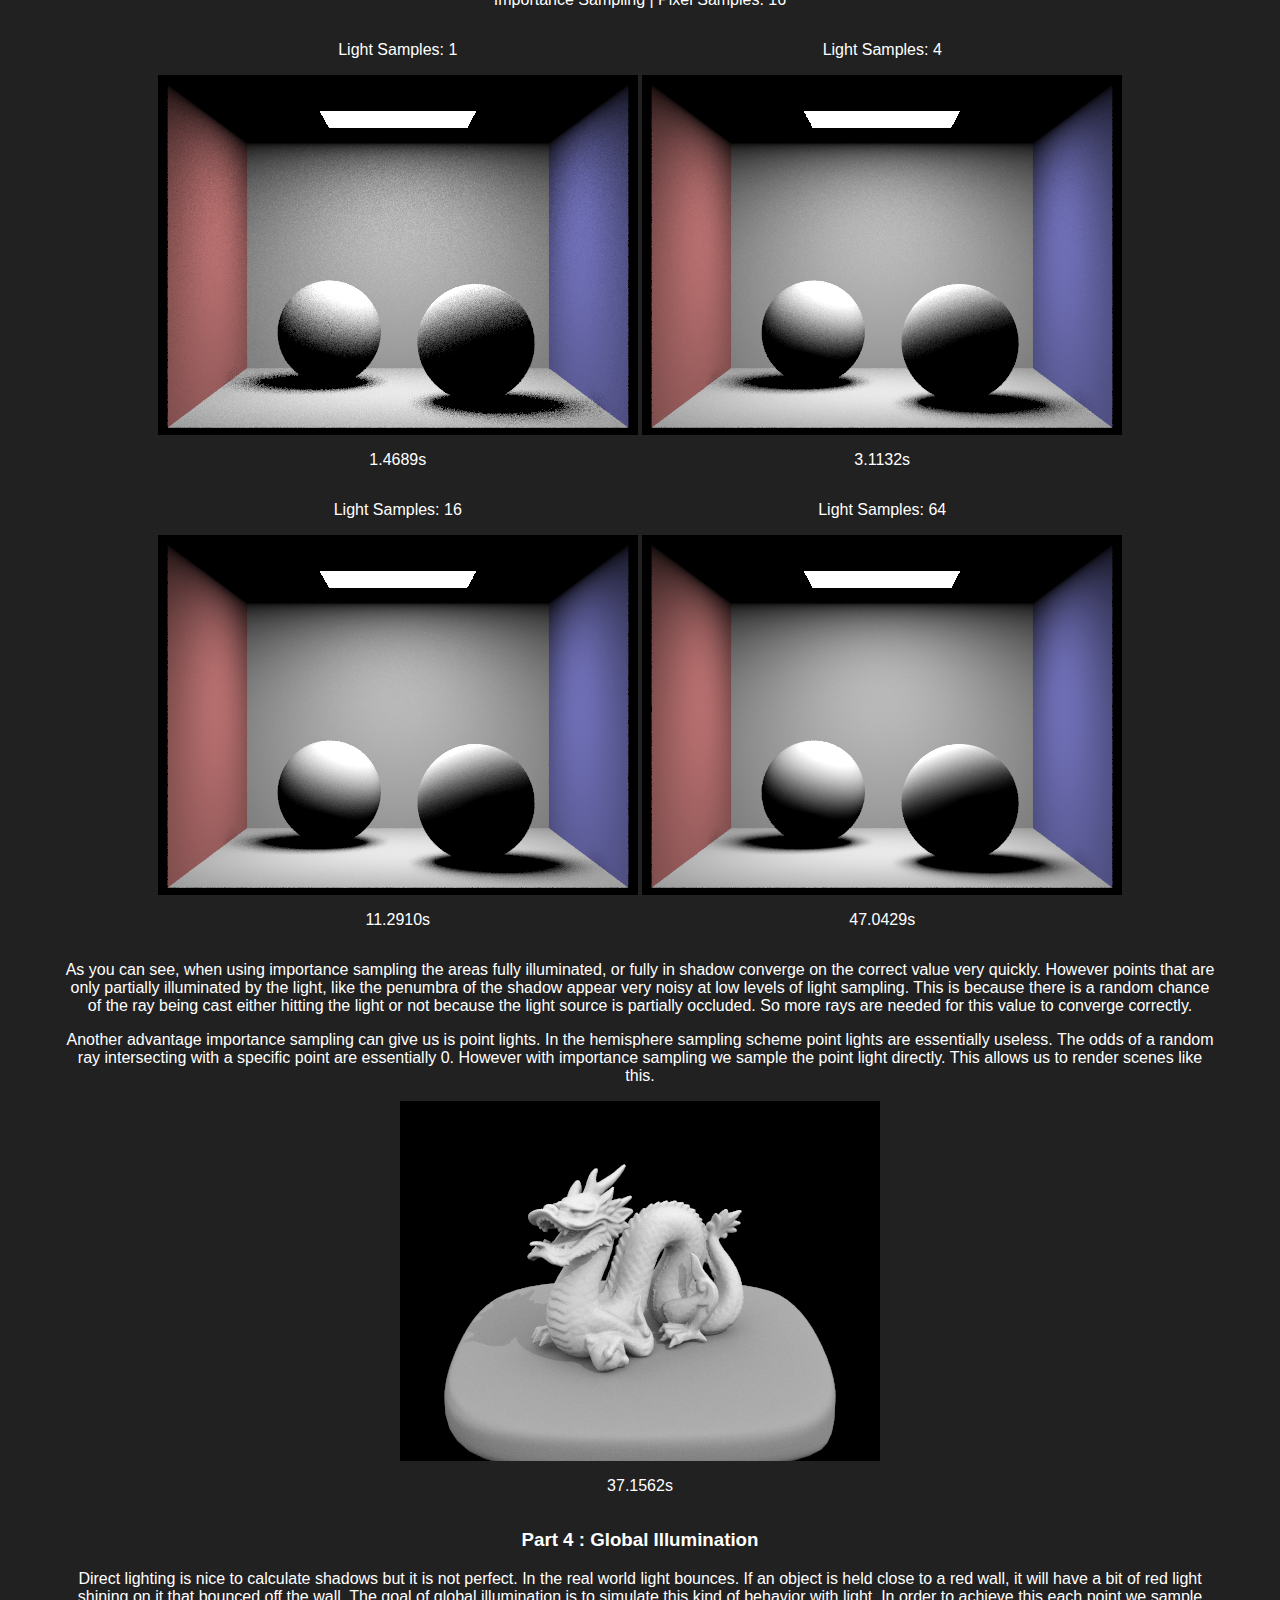
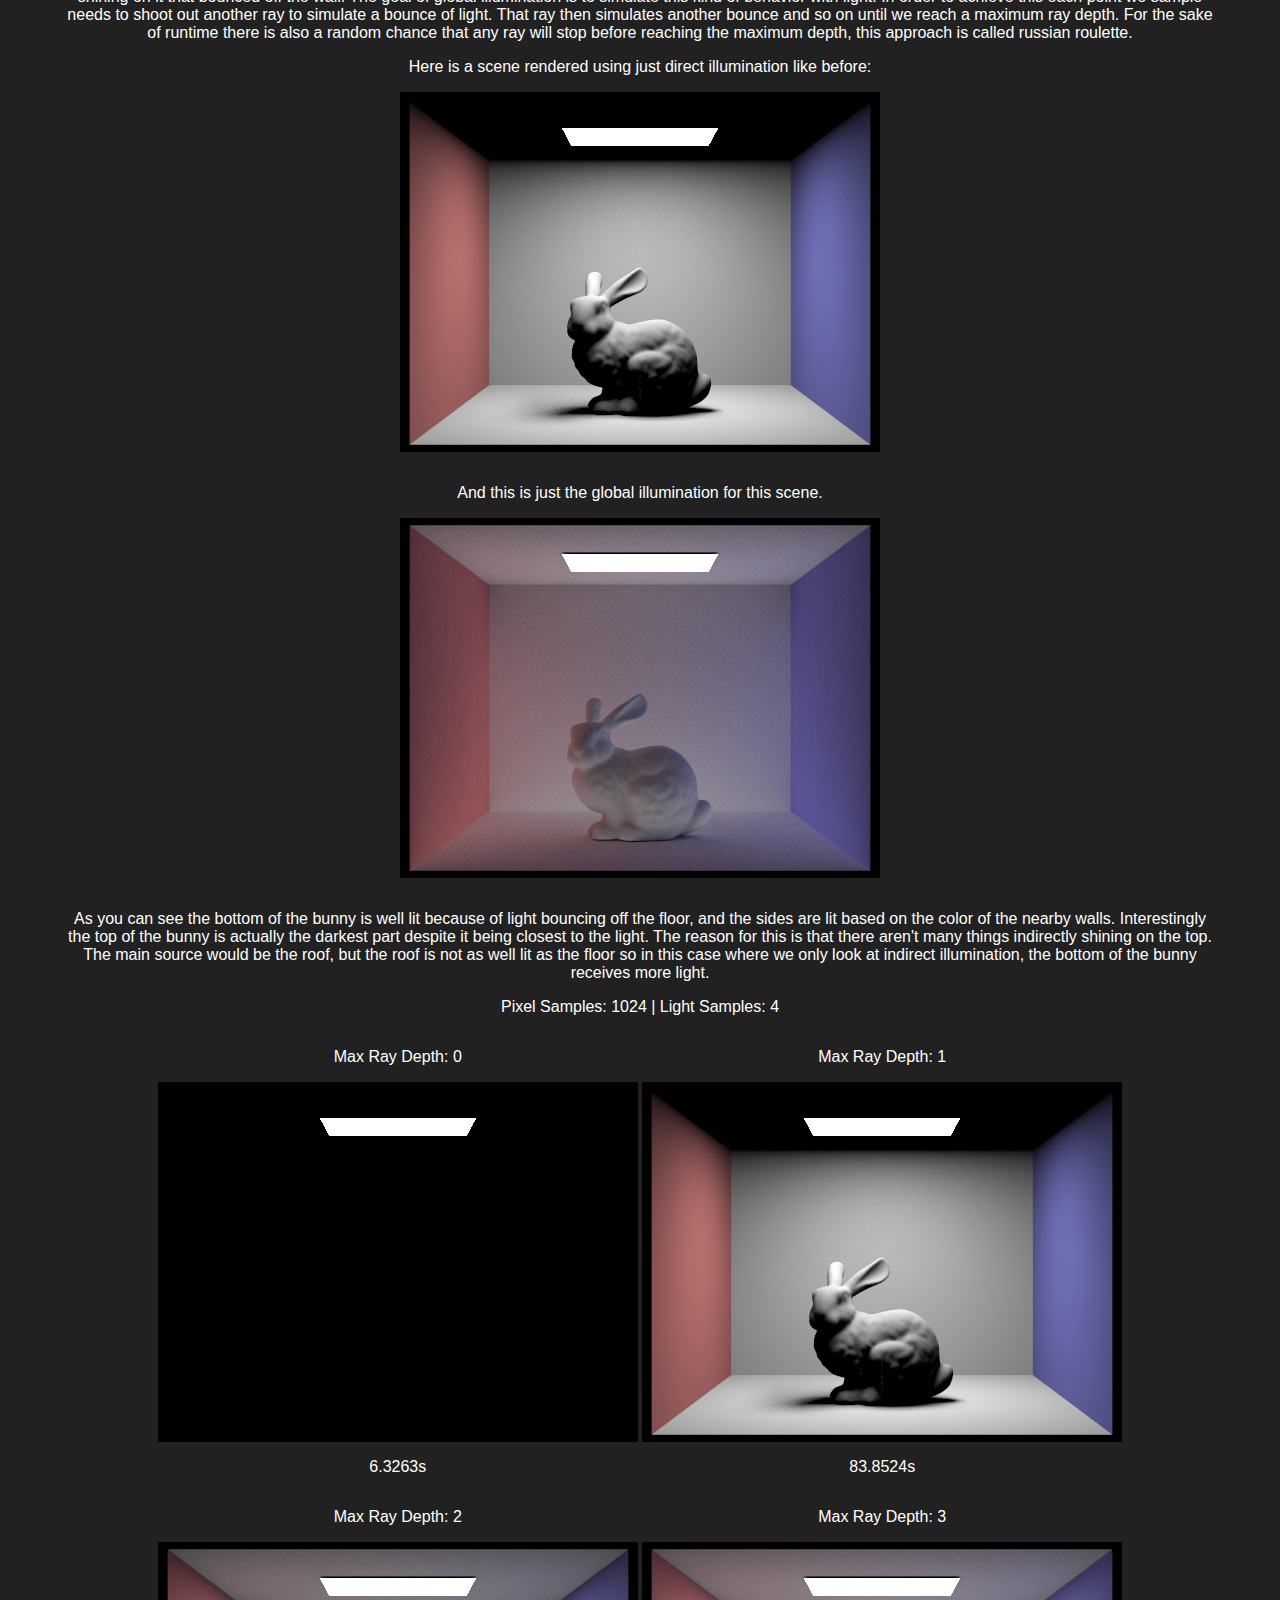
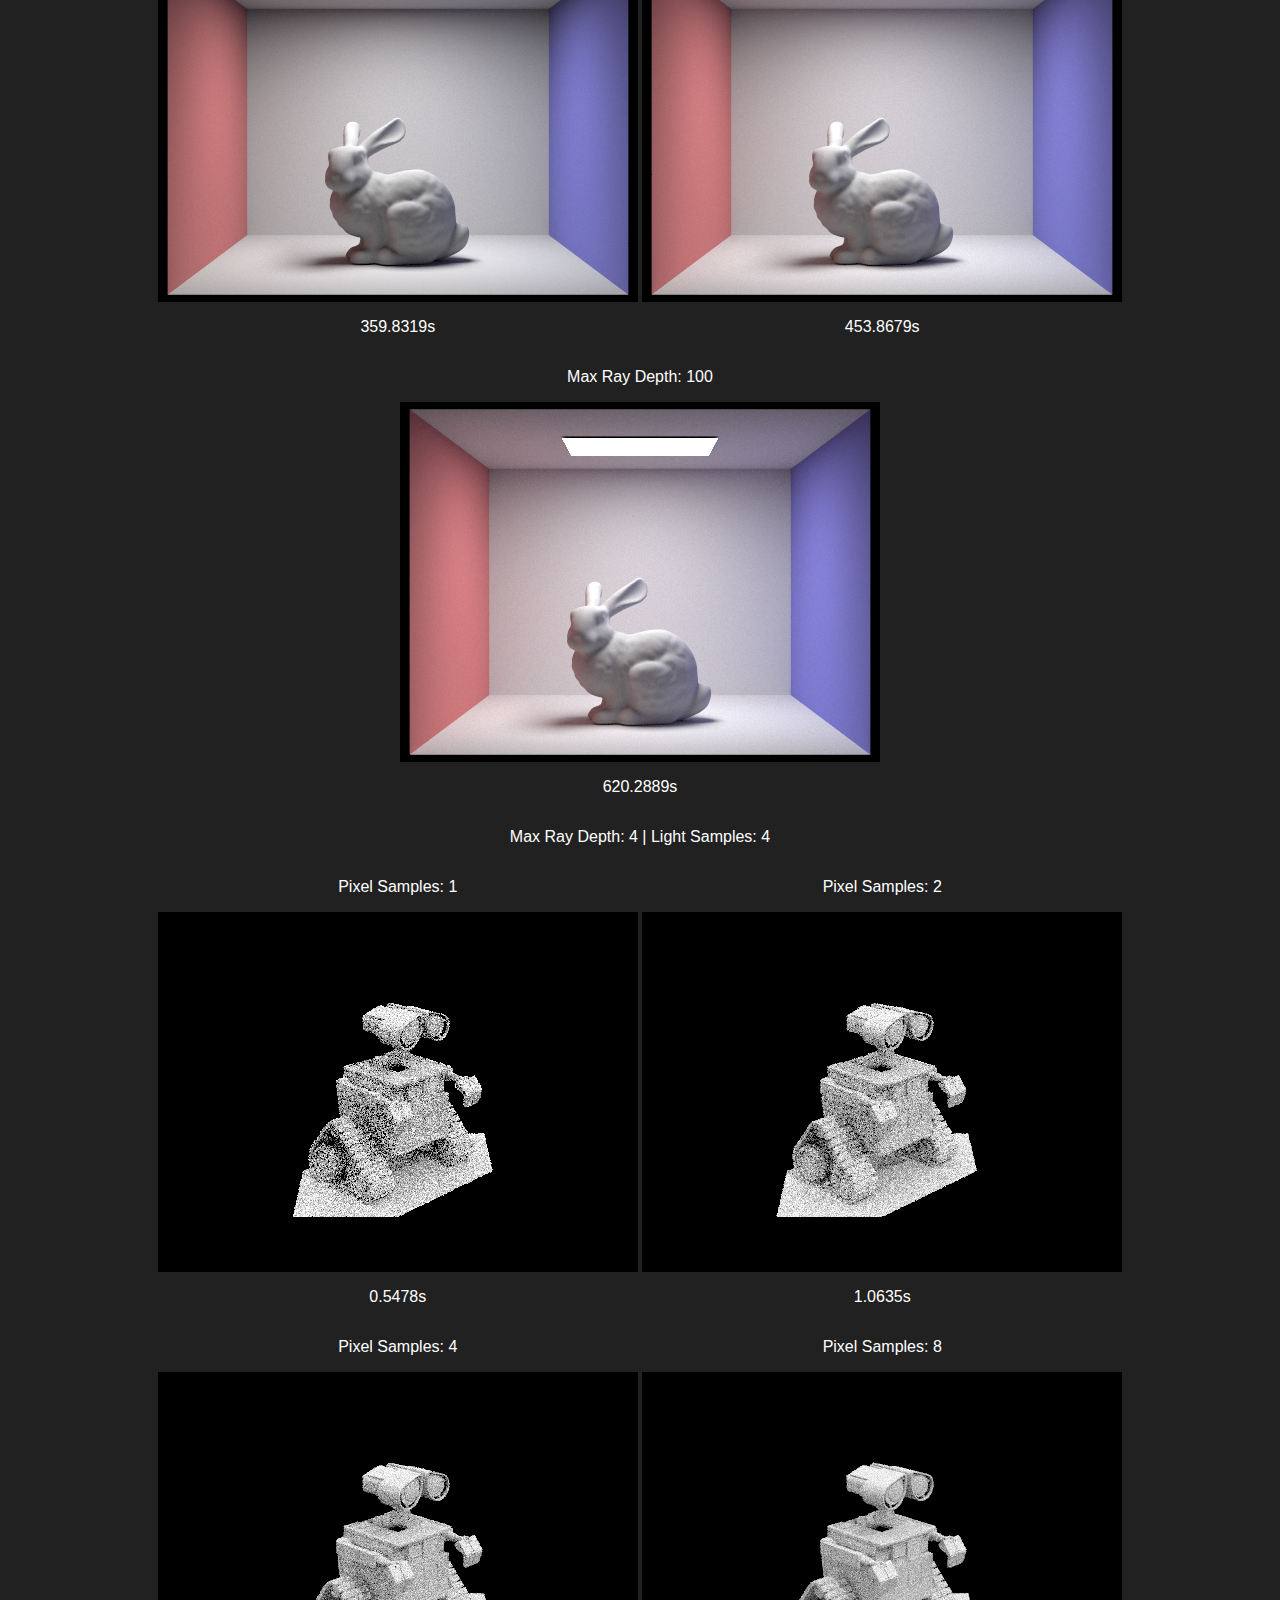
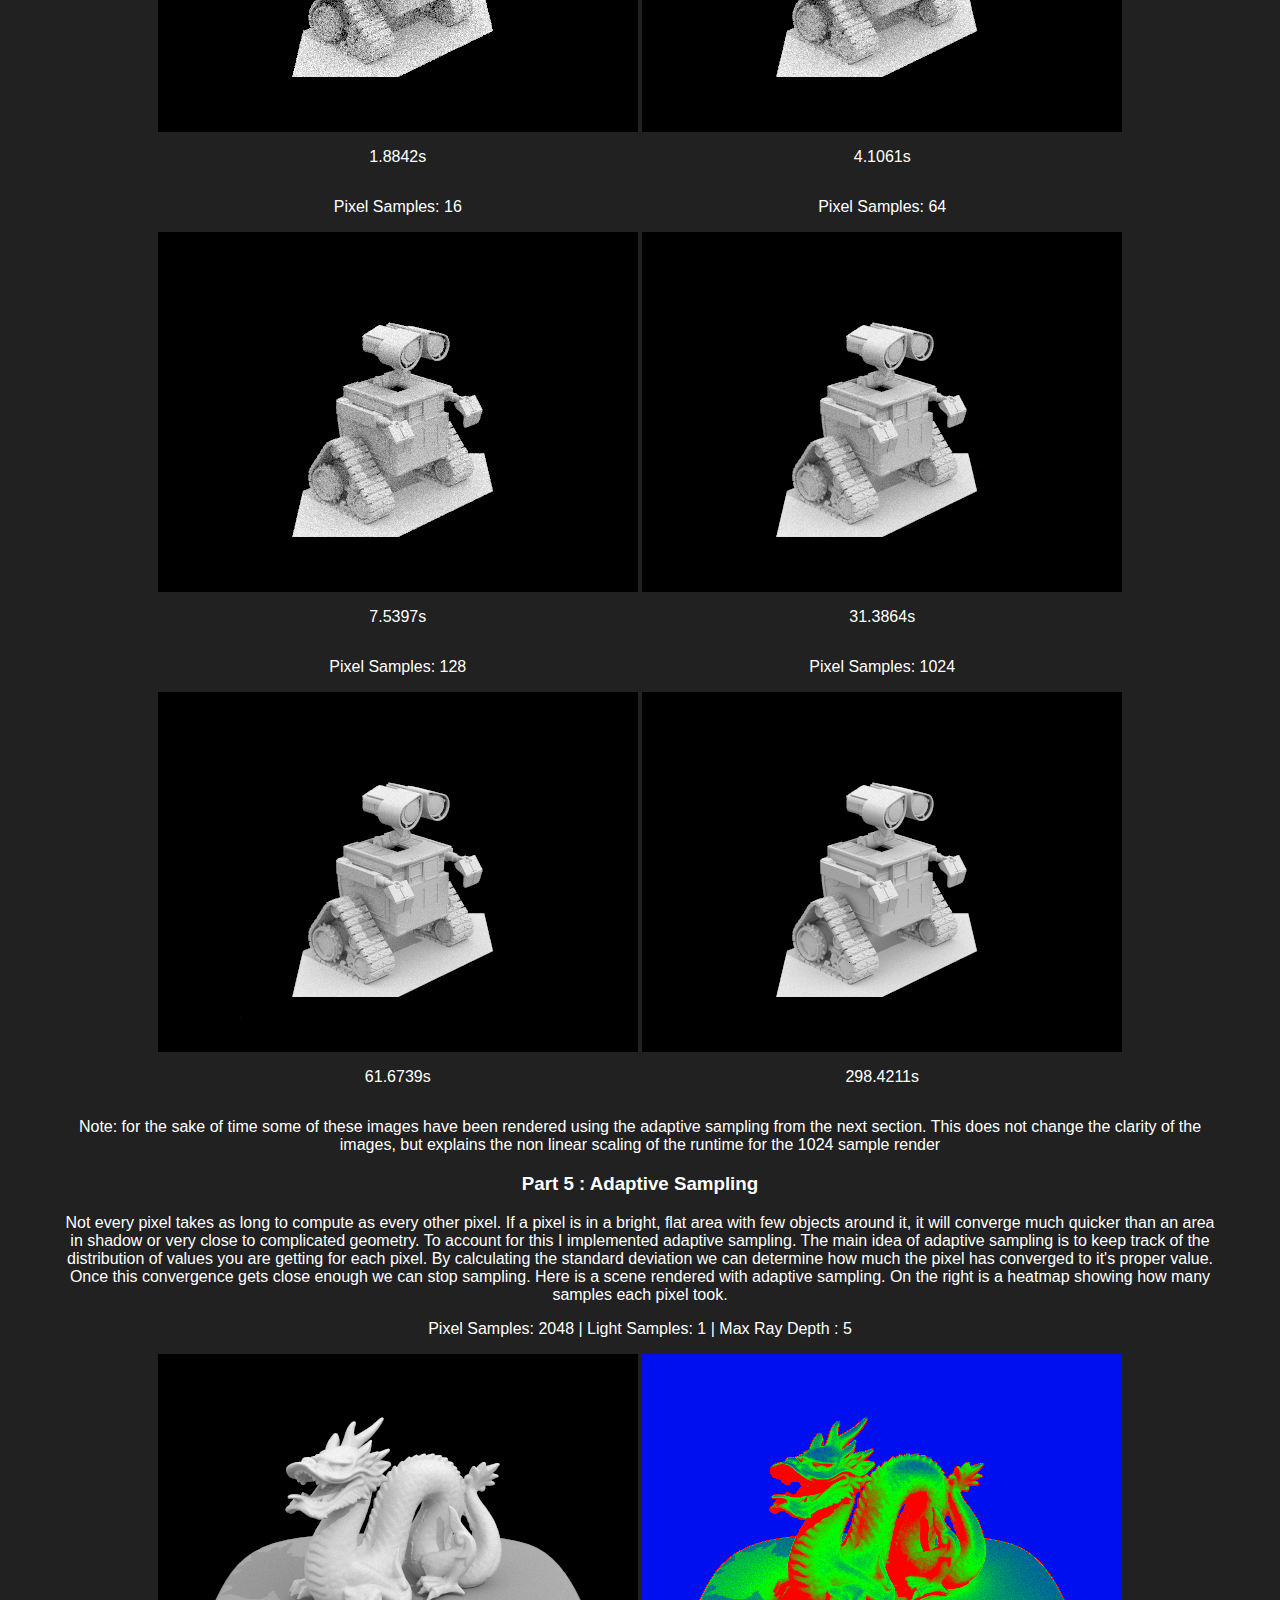
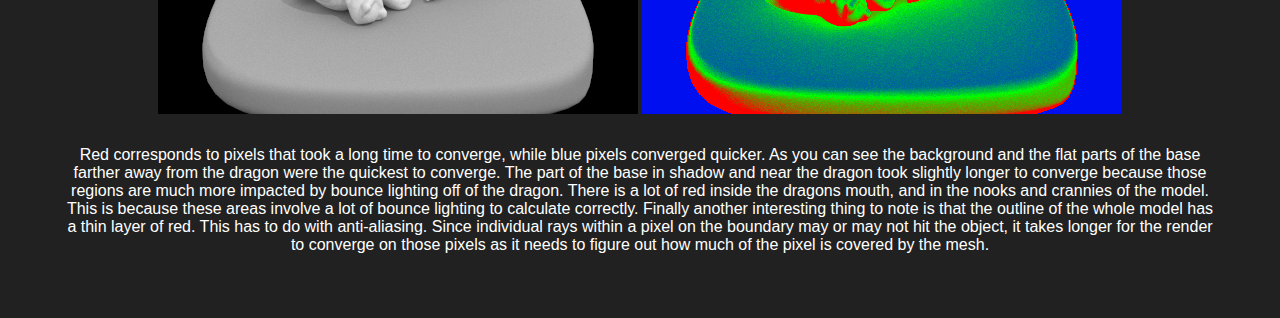
<file: proj3-1/index.html>
<html>
	<head>
		<!--<style>
			@media print
			{
			h3 {page-break-before:always}
			}
			</style>-->
		<link rel="stylesheet" type="text/css" href="./styles/main.css">	
	</head>
	<body>
		<h1>CS 184 Project 3-1</h1>
		<!--<h3>Website Link: 
			<a href=https://cal-cs184-student.github.io/sp22-project-webpages-BrianRoyston/proj3-1/index.html>https://cal-cs184-student.github.io/sp22-project-webpages-BrianRoyston/proj3-1/index.html</a>
		</h3> -->
	

		<p>Note: all renders have been done using 12 threads at a resolution of 480 X 360</p>
		<h3>Part 1 : Ray Generation and Scene Intersection</h3>
		<p>In order to start ray tracing, we need rays. So to start out with I implemented a ray generation algorithm that would take in the x, y coordinates in screen space and turn those into rays in world
			space based on the camera's fov. This involved translating the screen coordinates into camera space based on the fov, and then converting from camera space to world space based on the camera's 
			position and rotation in the scene.</p>
		<p>Now that we have rays, we need a way to detect when they intersect with the scene. There are two primitive objects I implemented in this section. The first was a simple triangle intersection algorithm.
			The process of this was done similarly to project 1, but now in 3 dimensions. Since the barycentric coordinates would be essential after the collision anyway, I used the efficient barycentric coordinate
			calculation we learned in class and checked if those coordinates corresponded to a position inside the triangle. After implementing this I was able to render scenes with normal based shading.
		</p>
		<center>
			<img src="./images/Part1_1.png" />
			<img src="./images/Part1_2.png"/>
		</center>
		<p>The other primitive I implemented was sphere intersection. This process was similar to the triangle intersection but now we are solving the equation for a sphere. This part led to some troubles down the line
			because a ray will likely intersect the sphere twice and it is important to return the correct intersection. If you do not, it can cause interesting behavior when calculating lighting later on. After 
			implementing this I was able to render spheres.
		</p>
		<center>
			<img src="./images/Part1_3.png" />
		</center>

		<h3>Part 2 : Bounding Volume Hierarchy</h3>
		<p>The naive approach to checking for ray collisions involves checking the ray against every triangle in the scene. This approach gets very slow as the number of triangles increases. Luckily there are several 
			approaches to speed this up. The one I implemented in this part is called bounding volume hierarchy. The idea of this is very similar to that of a binary tree. We create a large bounding  box around every 
			triangle in the scene. Then split the set of triangles in half based on some heuristic and create a smaller bounding box around that set. This process continues, until the set of triangles in the "leaf" nodes 
			of this binary tree are small enough. To check for ray collisions, all you need to do is check for collisions with the top bounding box. If it collides you then can check it's two children, and repeat all the way 
			until a leaf node where you can check the triangles. 
		</p>
		<center>
			<img src="./images/part2_7.png" height = "200"/>
			<img src="./images/part2_8.png" height = "200"/>
			<img src="./images/part2_9.png" height = "200"/>
			<img src="./images/Part2_10.png" height = "200"/>
			<img src="./images/Part2_11.png" height = "200"/>
			<img src="./images/Part2_12.png" height = "200"/>
			<img src="./images/Part2_13.png" height = "200"/>
			<img src="./images/Part2_14.png" height = "200"/>
			<img src="./images/Part2_15.png" height = "200"/>
			<img src="./images/Part2_16.png" height = "200"/> 
			<img src="./images/Part2_17.png" height = "200"/>
			<img src="./images/Part2_18.png" height = "200"/>
		</center>
		<p>The choice of heuristic is a complicated one. For this project I went with this approach: Find axis with the widest range (furthest distance between min and 
			max position), then split the set of triangles around the midpoint of that axis. This heuristic is not perfect when it comes to efficiency, but it still provides a significant speedup.</p>
		<center>
			<div class="container" >
				<p>5,856 Triangles</p>
				<img src="images/part2_1.png"/>
				<p>Without BVH: 11.5161s</p>
				<p>With BVH: 0.0344s</p>
			</div>
			<div class="container" >
				<p>7,884 Triangles</p>
				<img src="images/part2_3.png"/>
				<p>Without BVH: 20.5340s</p>
				<p>With BVH: 0.0475s</p>
			</div>
			<div class="container" >
				<p>28,588 Triangles</p>
				<img src="images/part2_5.png"/>
				<p>Without BVH: 90.1177s</p>
				<p>With BVH: 0.0782s</p>
			</div>
		</center>
		<p>As you can see the speedup for BVH is incredible. This comes down to one simple factor, the runtime of the naive approach scales linearly with the number of triangles, while the runtime of
			the BVH approach scales roughly with the log of the number of triangles. The result of this is massive speedups with a large numbers of triangles. Without BVH the rest of this project would be nearly impossible
			to complete in a way that wouldn't take hours to render.
		</p>
		<p>Here are two photos that would be nearly impossible to render with the naive approach, likely taking several minutes each. But with the BVH both of these scenes can be rendered in about 0.06s</p>
		<center>
			<div class="container" >
				<p>133,796 Triangles</p>
				<img src="images/part2_19.png"/>
				<p>0.0647s</p>
			</div>
			<div class="container" >
				<p>100,012 Triangles</p>
				<img src="images/part2_20.png"/>
				<p>0.0515s</p>
			</div>			
		</center>

		<h3>Part 3 : Direct Illumination</h3>
		<p>In this approach I implemented two approaches for direct illumination. The first, more naive, approach was uniform hemisphere sampling. The way this works is that is that for each pixel a ray is shot out,
			upon collision we need calculate the lighting at that point. In order to do that with hemisphere sampling we shoot out several rays from that point in random directions (in a hemisphere aligned with the 
			normal of the object). We then check each of those rays to see if it hit a light. There is a fatal flaw in this approach however. In many scenes, in most directions there are no lights. So most of the rays shot
			out serve absolutely no function other than to waste computation. This is where importance sampling comes in. With this approach we only sample in places where there is likely going to be a light. So for each light
			in the scene we sample rays directly towards it, and check for collisions on the way to know whether or not the point is in shadow. This results in a much less noisy image.
		</p>
		<center>
			<p>Pixel Samples: 16 | Light Samples: 16</p>
			<div class="container" >
				<p>Hemisphere Sampling</p>
				<img src="images/part3_2.png"/>
				<p>24.6633s</p>
			</div>
			<div class="container" >
				<p>Importance Sampling</p>
				<img src="images/part3_1.png"/>
				<p>18.2822s</p>
			</div>
		</center>
		<center>
			<div class="container" >
				<img src="images/part3_4.png"/>
				<p>13.3191s</p>
			</div>
			<div class="container" >
				<img src="images/part3_3.png"/>
				<p>10.1672s</p>
			</div>
		<p>To compare the effect of the number of light samples let's look at this scene with multiple values.</p>
		<center>
			<p>Importance Sampling | Pixel Samples: 16</p>
			<div class="container" >
				<p>Light Samples: 1</p>
				<img src="images/part3_6.png"/>
				<p>1.4689s</p>
			</div>
			<div class="container" >
				<p>Light Samples: 4</p>
				<img src="images/part3_7.png"/>
				<p>3.1132s</p>
			</div>
			<div class="container" >
				<p>Light Samples: 16</p>
				<img src="images/part3_8.png"/>
				<p>11.2910s</p>
			</div>
			<div class="container" >
				<p>Light Samples: 64</p>
				<img src="images/part3_9.png"/>
				<p>47.0429s</p>
			</div>
		</center>
		<p>As you can see, when using importance sampling the areas fully illuminated, or fully in shadow converge on the correct value very quickly. However points that are only partially illuminated by the light, like 
			the penumbra of the shadow appear very noisy at low levels of light sampling. This is because there is a random chance of the ray being cast either hitting the light or not because the light source is partially
			occluded. So more rays are needed for this value to converge correctly.
		</p>
		<p>Another advantage importance sampling can give us is point lights. In the hemisphere sampling scheme point lights are essentially useless. The odds of a random ray intersecting with a specific point are 
			essentially 0. However with importance sampling we sample the point light directly. This allows us to render scenes like this.
		</p>
		<center>
			<div class="container" >
				<img src="images/part3_10.png"/>
				<p>37.1562s</p>
			</div>
		</center>
		<h3>Part 4 : Global Illumination</h3>
		<p>Direct lighting is nice to calculate shadows but it is not perfect. In the real world light bounces. If an object is held close to a red wall, it will have a bit of red light shining on it that 
			bounced off the wall. The goal of global illumination is to simulate this kind of behavior with light. In order to achieve this each point we sample needs to shoot out another ray to simulate a bounce of light.
			That ray then simulates another bounce and so on until we reach a maximum ray depth. For the sake of runtime there is also a random chance that any ray will stop before reaching the maximum depth,
			 this approach is called russian roulette.
		</p>
		<p>Here is a scene rendered using just direct illumination like before:</p>
		<div class="container" >
			<img src="images/part4_1.png"/>
			<p></p>
		</div>
		<p>And this is just the global illumination for this scene. </p>
		<div class="container" >
			<img src="images/part4_2.png"/>
			<p></p>
		</div>
		<p>As you can see the bottom of the bunny is well lit because of light bouncing off the floor, and the sides are lit based on the color of the nearby walls.
			Interestingly the top of the bunny is actually the darkest part despite it being closest to the light. The reason for this is that there aren't many things indirectly shining on the top. The main source would be 
			the roof, but the roof is not as well lit as the floor so in this case where we only look at indirect illumination, the bottom of the bunny receives more light.</p>
		<p>Pixel Samples: 1024 | Light Samples: 4</p>
		<div class="container" >
			<p>Max Ray Depth: 0</p>
			<img src="images/part4_4.png"/>
			<p>6.3263s</p>
		</div>
		<div class="container" >
			<p>Max Ray Depth: 1</p>
			<img src="images/part4_3.png"/>
			<p>83.8524s</p>
		</div>
		<div class="container" >
			<p>Max Ray Depth: 2</p>
			<img src="images/part4_5.png"/>
			<p>359.8319s</p>
		</div>
		<div class="container" >
			<p>Max Ray Depth: 3</p>
			<img src="images/part4_6.png"/>
			<p>453.8679s</p>
		</div>
		<div class="container" >
			<p>Max Ray Depth: 100</p>
			<img src="images/part4_7.png"/>
			<p>620.2889s</p>
		</div>

		<p>Max Ray Depth: 4 | Light Samples: 4</p>
		<div class="container" >
			<p>Pixel Samples: 1</p>
			<img src="images/part4_8.png"/>
			<p>0.5478s</p>
		</div>
		<div class="container" >
			<p>Pixel Samples: 2</p>
			<img src="images/part4_9.png"/>
			<p>1.0635s</p>
		</div>
		<div class="container" >
			<p>Pixel Samples: 4</p>
			<img src="images/part4_10.png"/>
			<p>1.8842s</p>
		</div>
		<div class="container" >
			<p>Pixel Samples: 8</p>
			<img src="images/part4_11.png"/>
			<p>4.1061s</p>
		</div>
		<div class="container" >
			<p>Pixel Samples: 16</p>
			<img src="images/part4_12.png"/>
			<p>7.5397s</p>
		</div>
		<div class="container" >
			<p>Pixel Samples: 64</p>
			<img src="images/part4_13.png"/>
			<p>31.3864s</p>
		</div>
		<div class="container" >
			<p>Pixel Samples: 128</p>
			<img src="images/part4_14.png"/>
			<p>61.6739s</p>
		</div>
		<div class="container" >
			<p>Pixel Samples: 1024</p>
			<img src="images/part4_15.png"/>
			<p>298.4211s</p>
		</div>
		<p>Note: for the sake of time some of these images have been rendered using the adaptive sampling from the next section. This does not change the clarity of the images, but explains the non linear 
			scaling of the runtime for the 1024 sample render
		</p>



		<h3>Part 5 : Adaptive Sampling</h3>
		<p>Not every pixel takes as long to compute as every other pixel. If a pixel is in a bright, flat area with few objects around it, it will converge much quicker than an area in shadow or very close to complicated
			geometry. To account for this I implemented adaptive sampling. The main idea of adaptive sampling is to keep track of the distribution of values you are getting for each pixel. By calculating the standard deviation
			we can determine how much the pixel has converged to it's proper value. Once this convergence gets close enough we can stop sampling. Here is a scene rendered with adaptive sampling. On the right is a heatmap 
			showing how many samples each pixel took.
		</p>
		<p>Pixel Samples: 2048 | Light Samples: 1 | Max Ray Depth : 5</p>
		<div class="container" >
			<img src="images/part5_2.png"/>
			<p></p>
		</div>
		<div class="container" >
			<img src="images/part5_2_rate.png"/>
			<p></p>
		</div>
		<p>Red corresponds to pixels that took a long time to converge, while blue pixels converged quicker. As you can see the background and the flat parts of the base farther away from the dragon were the quickest
			to converge. The part of the base in shadow and near the dragon took slightly longer to converge because those regions are much more impacted by bounce lighting off of the dragon. There is a lot of red inside
			the dragons mouth, and in the nooks and crannies of the model. This is because these areas involve a lot of bounce lighting to calculate correctly. Finally another interesting thing to note is that the outline
			of the whole model has a thin layer of red. This has to do with anti-aliasing. Since individual rays within a pixel on the boundary may or may not hit the object, it takes longer for the render to converge on 
			those pixels as it needs to figure out how much of the pixel is covered by the mesh.
		</p>
	</body>
</html>

<!--


./pathtracer -t 12 -s 1024 -l 4 -m 0 -a 64 0.05 -r 480 360 -f part4_4.png ..\..\..\dae\sky\CBbunny.dae
[PathTracer] Input scene file: ..\..\..\dae\sky\CBbunny.dae
[PathTracer] Rendering using 12 threads
[PathTracer] Building BVH from 28588 primitives... Done! (0.0249 sec)
[PathTracer] Rendering... 100%! (6.3263s)
[PathTracer] BVH traced 11182122 rays.
[PathTracer] Average speed 1.7676 million rays per second.
[PathTracer] Averaged 4.807415 intersection tests per ray.
[PathTracer] Saving to file: part4_4.png... Done!
[PathTracer] Job completed.

./pathtracer -t 12 -s 1024 -l 4 -m 1 -a 64 0.05 -r 480 360 -f part4_3.png ..\..\..\dae\sky\CBbunny.dae
[PathTracer] Input scene file: ..\..\..\dae\sky\CBbunny.dae
[PathTracer] Rendering using 12 threads
[PathTracer] Building BVH from 28588 primitives... Done! (0.0240 sec)
[PathTracer] Rendering... 100%! (83.8524s)
[PathTracer] BVH traced 129633680 rays.
[PathTracer] Average speed 1.5460 million rays per second.
[PathTracer] Averaged 6.489193 intersection tests per ray.
[PathTracer] Saving to file: part4_3.png... Done!

./pathtracer -t 12 -s 1024 -l 4 -m 2 -a 64 0.05 -r 480 360 -f part4_5.png ..\..\..\dae\sky\CBbunny.dae
[PathTracer] Input scene file: ..\..\..\dae\sky\CBbunny.dae
[PathTracer] Rendering using 12 threads
[PathTracer] Building BVH from 28588 primitives... Done! (0.0381 sec)
[PathTracer] Rendering... 100%! (359.8319s)
[PathTracer] BVH traced 491953322 rays.
[PathTracer] Average speed 1.3672 million rays per second.
[PathTracer] Averaged 6.937488 intersection tests per ray.
[PathTracer] Saving to file: part4_5.png... Done!
[PathTracer] Job completed.

./pathtracer -t 12 -s 1024 -l 4 -m 100 -a 64 0.05 -r 480 360 -f part4_7.png ..\..\..\dae\sky\CBbunny.dae
[PathTracer] Input scene file: ..\..\..\dae\sky\CBbunny.dae
[PathTracer] Collecting primitives... Done! (0.0092 sec)
[PathTracer] Building BVH from 28588 primitives... Done! (0.0208 sec)
[PathTracer] Rendering... 100%! (620.2889s)
[PathTracer] BVH traced 873450817 rays.
[PathTracer] Average speed 1.4081 million rays per second.
[PathTracer] Averaged 6.452269 intersection tests per ray.
[PathTracer] Saving to file: part4_7.png... Done!
[PathTracer] Job completed.

./pathtracer -t 12 -s 1 -l 4 -m 4 -a 64 0.05 -r 480 360 -f part4_8.png ..\..\..\dae\sky\wall-e.dae
[PathTracer] Input scene file: ..\..\..\dae\sky\wall-e.dae
[PathTracer] Rendering using 12 threads
[PathTracer] Building BVH from 240326 primitives... Done! (0.4289 sec)
[PathTracer] Rendering... 100%! (0.5478s)
[PathTracer] BVH traced 378203 rays.
[PathTracer] Average speed 0.6904 million rays per second.
[PathTracer] Averaged 10.565590 intersection tests per ray.
[PathTracer] Saving to file: part4_8.png... Done!
[PathTracer] Job completed.

./pathtracer -t 12 -s 2 -l 4 -m 4 -a 64 0.05 -r 480 360 -f part4_9.png ..\..\..\dae\sky\wall-e.dae
[PathTracer] Input scene file: ..\..\..\dae\sky\wall-e.dae
[PathTracer] Rendering using 12 threads
[PathTracer] Building BVH from 240326 primitives... Done! (0.4669 sec)
[PathTracer] Rendering... 100%! (1.0635s)
[PathTracer] BVH traced 748322 rays.
[PathTracer] Average speed 0.7036 million rays per second.
[PathTracer] Averaged 10.698513 intersection tests per ray.
[PathTracer] Saving to file: part4_9.png... Done!
[PathTracer] Job completed.

./pathtracer -t 12 -s 4 -l 4 -m 4 -a 64 0.05 -r 480 360 -f part4_10.png ..\..\..\dae\sky\wall-e.dae
[PathTracer] Input scene file: ..\..\..\dae\sky\wall-e.dae
[PathTracer] Rendering using 12 threads
[PathTracer] Building BVH from 240326 primitives... Done! (0.3846 sec)
[PathTracer] Rendering... 100%! (1.8842s)
[PathTracer] BVH traced 1484887 rays.
[PathTracer] Average speed 0.7881 million rays per second.
[PathTracer] Averaged 10.092024 intersection tests per ray.
[PathTracer] Saving to file: part4_10.png... Done!
[PathTracer] Job completed.

./pathtracer -t 12 -s 8 -l 4 -m 4 -a 64 0.05 -r 480 360 -f part4_11.png ..\..\..\dae\sky\wall-e.dae
[PathTracer] Input scene file: ..\..\..\dae\sky\wall-e.dae
[PathTracer] Rendering using 12 threads
[PathTracer] Building BVH from 240326 primitives... Done! (0.3799 sec)
[PathTracer] Rendering... 100%! (4.1061s)
[PathTracer] BVH traced 3021228 rays.
[PathTracer] Average speed 0.7358 million rays per second.
[PathTracer] Averaged 10.658108 intersection tests per ray.
[PathTracer] Saving to file: part4_11.png... Done!
[PathTracer] Job completed.

./pathtracer -t 12 -s 16 -l 4 -m 4 -a 64 0.05 -r 480 360 -f part4_12.png ..\..\..\dae\sky\wall-e.dae
[PathTracer] Input scene file: ..\..\..\dae\sky\wall-e.dae
[PathTracer] Rendering using 12 threads
[PathTracer] Building BVH from 240326 primitives... Done! (0.4017 sec)
[PathTracer] Rendering... 100%! (7.5397s)
[PathTracer] BVH traced 5982754 rays.
[PathTracer] Average speed 0.7935 million rays per second.
[PathTracer] Averaged 10.042387 intersection tests per ray.
[PathTracer] Saving to file: part4_12.png... Done!
[PathTracer] Job completed.

./pathtracer -t 12 -s 64 -l 4 -m 4 -a 64 0.05 -r 480 360 -f part4_13.png ..\..\..\dae\sky\wall-e.dae
[PathTracer] Input scene file: ..\..\..\dae\sky\wall-e.dae
[PathTracer] Rendering using 12 threads
[PathTracer] Building BVH from 240326 primitives... Done! (0.4128 sec)
[PathTracer] Rendering... 100%! (31.3864s)
[PathTracer] Average speed 0.7600 million rays per second.
[PathTracer] Averaged 10.033441 intersection tests per ray.
[PathTracer] Saving to file: part4_13.png... Done!
[PathTracer] Job completed.

./pathtracer -t 12 -s 128 -l 4 -m 4 -a 64 0.05 -r 480 360 -f part4_14.png ..\..\..\dae\sky\wall-e.dae
[PathTracer] Input scene file: ..\..\..\dae\sky\wall-e.dae
[PathTracer] Rendering using 12 threads
[PathTracer] Collecting primitives... Done! (0.1169 sec)
[PathTracer] Building BVH from 240326 primitives... Done! (0.4574 sec)
[PathTracer] Rendering... 100%! (61.6739s)
[PathTracer] BVH traced 35778571 rays.
[PathTracer] Average speed 0.5801 million rays per second.
[PathTracer] Averaged 13.259677 intersection tests per ray.
[PathTracer] Saving to file: part4_14.png... Done!
[PathTracer] Job completed.

./pathtracer -t 12 -s 1024 -l 4 -m 4 -a 64 0.05 -r 480 360 -f part4_15.png ..\..\..\dae\sky\wall-e.dae
[PathTracer] Input scene file: ..\..\..\dae\sky\wall-e.dae
[PathTracer] Rendering using 12 threads
[PathTracer] Collecting primitives... Done! (0.1255 sec)
[PathTracer] Building BVH from 240326 primitives... Done! (0.4156 sec)
[PathTracer] Rendering... 100%! (298.4211s)
[PathTracer] BVH traced 116240125 rays.
[PathTracer] Average speed 0.3895 million rays per second.
[PathTracer] Averaged 19.738731 intersection tests per ray.
[PathTracer] Saving to file: part4_15.png... Done!
[PathTracer] Job completed.

./pathtracer -t 12 -s 2048 -l 1 -m 5 -a 64 0.05 -r 480 360 -f part5_2.png ..\..\..\dae\sky\dragon.dae
[PathTracer] Input scene file: ..\..\..\dae\sky\dragon.dae
[PathTracer] Rendering using 12 threads
[PathTracer] Collecting primitives... Done! (0.0840 sec)
[PathTracer] Building BVH from 105120 primitives... Done! (0.1838 sec)
[PathTracer] Rendering... 100%! (209.1030s)
[PathTracer] BVH traced 312523538 rays.
[PathTracer] Average speed 1.4946 million rays per second.
[PathTracer] Averaged 5.502041 intersection tests per ray.
[PathTracer] Saving to file: part5_2.png... Done!
[PathTracer] Job completed.

















./pathtracer -t 12 -r 480 360 -f part2_1.png ../../../dae/meshedit/cow.dae
[PathTracer] Input scene file: ../../../dae/meshedit/cow.dae
[PathTracer] Rendering using 12 threads
[PathTracer] Building BVH from 5856 primitives... Done! (0.0011 sec)
[PathTracer] Rendering... 100%! (11.5161s)
[PathTracer] BVH traced 171767 rays.
[PathTracer] Average speed 0.0149 million rays per second.
[PathTracer] Averaged 423.254659 intersection tests per ray.
[PathTracer] Saving to file: part2_1.png... Done!

./pathtracer -t 12 -r 480 360 -f part2_2.png ../../../dae/meshedit/cow.dae
[PathTracer] Input scene file: ../../../dae/meshedit/cow.dae
[PathTracer] Rendering using 12 threads
[PathTracer] Collecting primitives... Done! (0.0014 sec)
[PathTracer] Building BVH from 5856 primitives... Done! (0.0021 sec)
[PathTracer] Rendering... 100%! (0.0344s)
[PathTracer] BVH traced 159960 rays.
[PathTracer] Average speed 4.6502 million rays per second.
[PathTracer] Averaged 2.304545 intersection tests per ray.
[PathTracer] Saving to file: part2_2.png... Done!
[PathTracer] Job completed.

./pathtracer -t 12 -r 480 360 -f part2_3.png ..\..\..\dae\sky\CBcoil.dae
[PathTracer] Input scene file: ..\..\..\dae\sky\CBcoil.dae
[PathTracer] Rendering using 12 threads
[PathTracer] Building BVH from 7884 primitives... Done! (0.0003 sec)
[PathTracer] Rendering... 100%! (20.5340s)
[PathTracer] BVH traced 169226 rays.
[PathTracer] Average speed 0.0082 million rays per second.
[PathTracer] Averaged 783.098927 intersection tests per ray.
[PathTracer] Saving to file: part2_3.png... Done!
[PathTracer] Job completed.

./pathtracer -t 12 -r 480 360 -f part2_4.png ..\..\..\dae\sky\CBcoil.dae
[PathTracer] Input scene file: ..\..\..\dae\sky\CBcoil.dae
[PathTracer] Rendering using 12 threads
[PathTracer] Collecting primitives... Done! (0.0026 sec)
[PathTracer] Building BVH from 7884 primitives... Done! (0.0036 sec)
[PathTracer] Rendering... 100%! (0.0475s)
[PathTracer] BVH traced 157466 rays.
[PathTracer] Average speed 3.3117 million rays per second.
[PathTracer] Averaged 3.098078 intersection tests per ray.
[PathTracer] Saving to file: part2_4.png... Done!
[PathTracer] Job completed.

./pathtracer -t 12 -r 480 360 -f part2_5.png ..\..\..\dae\sky\CBbunny.dae
[PathTracer] Input scene file: ..\..\..\dae\sky\CBbunny.dae
[PathTracer] Rendering using 12 threads
[PathTracer] Collecting primitives... Done! (0.0101 sec)
[PathTracer] Building BVH from 28588 primitives... Done! (0.0022 sec)
[PathTracer] Rendering... 100%! (90.1177s)
[PathTracer] BVH traced 166932 rays.
[PathTracer] Average speed 0.0019 million rays per second.
[PathTracer] Averaged 3561.514054 intersection tests per ray.
[PathTracer] Saving to file: part2_5.png... Done!
[PathTracer] Job completed.

./pathtracer -t 12 -r 480 360 -f part2_6.png ..\..\..\dae\sky\CBbunny.dae
[PathTracer] Input scene file: ..\..\..\dae\sky\CBbunny.dae
[PathTracer] Rendering using 12 threads
[PathTracer] Collecting primitives... Done! (0.0127 sec)
[PathTracer] Building BVH from 28588 primitives... Done! (0.0281 sec)
[PathTracer] Rendering... 100%! (0.0782s)
[PathTracer] BVH traced 148091 rays.
[PathTracer] Average speed 1.8941 million rays per second.
[PathTracer] Averaged 4.903499 intersection tests per ray.
[PathTracer] Saving to file: part2_6.png... Done!
[PathTracer] Job completed.

./pathtracer -t 12 -r 480 360 -f part2_19.png ..\..\..\dae\sky\CBlucy.dae
[PathTracer] Input scene file: ..\..\..\dae\sky\CBlucy.dae
[PathTracer] Rendering using 12 threads
[PathTracer] Collecting primitives... Done! (0.0502 sec)
[PathTracer] Building BVH from 133796 primitives... Done! (0.1499 sec)
[PathTracer] Rendering... 100%! (0.0647s)
[PathTracer] BVH traced 152931 rays.
[PathTracer] Average speed 2.3652 million rays per second.
[PathTracer] Averaged 3.080442 intersection tests per ray.
[PathTracer] Saving to file: part2_19.png... Done!
[PathTracer] Job completed.

./pathtracer -t 12 -r 480 360 -f part2_20.png ..\..\..\dae\sky\CBdragon.dae
[PathTracer] Input scene file: ..\..\..\dae\sky\CBdragon.dae
[PathTracer] Rendering using 12 threads
[PathTracer] Collecting primitives... Done! (0.0392 sec)
[PathTracer] Building BVH from 100012 primitives... Done! (0.1458 sec)
[PathTracer] Rendering... 100%! (0.0515s)
[PathTracer] BVH traced 157477 rays.
[PathTracer] Average speed 3.0562 million rays per second.
[PathTracer] Averaged 2.980911 intersection tests per ray.
[PathTracer] Saving to file: part2_20.png... Done!
[PathTracer] Job completed.



./pathtracer -t 12 -s 16 -l 16 -r 480 360 -f part3_1.png ..\..\..\dae\sky\CBbunny.dae
[PathTracer] Input scene file: ..\..\..\dae\sky\CBbunny.dae
[PathTracer] Rendering using 12 threads
[PathTracer] Building BVH from 28588 primitives... Done! (0.0278 sec)
[PathTracer] Rendering... 100%! (18.2822s)
[PathTracer] Average speed 1.8515 million rays per second.
[PathTracer] Averaged 5.095761 intersection tests per ray.
[PathTracer] Saving to file: part3_1.png... Done!
[PathTracer] Job completed.

./pathtracer -t 12 -s 16 -l 16 -r 480 360 -H -f part3_2.png ..\..\..\dae\sky\CBbunny.dae
[PathTracer] Input scene file: ..\..\..\dae\sky\CBbunny.dae
[PathTracer] Rendering using 12 threads
[PathTracer] Collecting primitives... Done! (0.0095 sec)
[PathTracer] Building BVH from 28588 primitives... Done! (0.0236 sec)
[PathTracer] Rendering... 100%! (24.6633s)
[PathTracer] BVH traced 37482690 rays.
[PathTracer] Average speed 1.5198 million rays per second.
[PathTracer] Averaged 5.715274 intersection tests per ray.
[PathTracer] Saving to file: part3_2.png... Done!
[PathTracer] Job completed.


./pathtracer -t 12 -s 16 -l 16 -r 480 360 -f part3_3.png ..\..\..\dae\sky\CBspheres_lambertian.dae
[PathTracer] Input scene file: ..\..\..\dae\sky\CBspheres_lambertian.dae
[PathTracer] Rendering using 12 threads
[PathTracer] Building BVH from 14 primitives... Done! (0.0000 sec)
[PathTracer] Rendering... 100%! (10.1672s)
[PathTracer] BVH traced 27362236 rays.
[PathTracer] Average speed 2.6912 million rays per second.
[PathTracer] Averaged 2.704556 intersection tests per ray.
[PathTracer] Saving to file: part3_3.png... Done!
[PathTracer] Job completed.

./pathtracer -t 12 -s 16 -l 16 -r 480 360 -H -f part3_4.png ..\..\..\dae\sky\CBspheres_lambertian.dae
[PathTracer] Input scene file: ..\..\..\dae\sky\CBspheres_lambertian.dae
[PathTracer] Rendering using 12 threads
[PathTracer] Collecting primitives... Done! (0.0000 sec)
[PathTracer] Building BVH from 14 primitives... Done! (0.0000 sec)
[PathTracer] Rendering... 100%! (13.3191s)
[PathTracer] BVH traced 30335541 rays.
[PathTracer] Average speed 2.2776 million rays per second.
[PathTracer] Averaged 3.052423 intersection tests per ray.
[PathTracer] Saving to file: part3_4.png... Done!
[PathTracer] Job completed.

./pathtracer -t 12 -s 16 -l 1 -r 480 360 -H -f part3_5.png ..\..\..\dae\sky\CBspheres_lambertian.dae
[PathTracer] Input scene file: ..\..\..\dae\sky\CBspheres_lambertian.dae
[PathTracer] Rendering using 12 threads
[PathTracer] Building BVH from 14 primitives... Done! (0.0000 sec)
[PathTracer] Rendering... 100%! (1.7219s)
[PathTracer] BVH traced 3861486 rays.
[PathTracer] Average speed 2.2426 million rays per second.
[PathTracer] Averaged 3.302049 intersection tests per ray.
[PathTracer] Saving to file: part3_5.png... Done!
[PathTracer] Job completed.



./pathtracer -t 12 -s 16 -l 1 -r 480 360 -f part3_6.png ..\..\..\dae\sky\CBspheres_lambertian.dae
[PathTracer] Input scene file: ..\..\..\dae\sky\CBspheres_lambertian.dae
[PathTracer] Rendering using 12 threads
[PathTracer] Building BVH from 14 primitives... Done! (0.0000 sec)
[PathTracer] Rendering... 100%! (1.4689s)
[PathTracer] BVH traced 3585063 rays.
[PathTracer] Average speed 2.4406 million rays per second.
[PathTracer] Averaged 2.868767 intersection tests per ray.
[PathTracer] Saving to file: part3_6.png... Done!
[PathTracer] Job completed.

./pathtracer -t 12 -s 16 -l 4 -r 480 360 -f part3_7.png ..\..\..\dae\sky\CBspheres_lambertian.dae
[PathTracer] Input scene file: ..\..\..\dae\sky\CBspheres_lambertian.dae
[PathTracer] Rendering using 12 threads
[PathTracer] Building BVH from 14 primitives... Done! (0.0000 sec)
[PathTracer] Rendering... 100%! (3.1132s)
[PathTracer] BVH traced 8330995 rays.
[PathTracer] Average speed 2.6760 million rays per second.
[PathTracer] Averaged 2.906080 intersection tests per ray.
[PathTracer] Saving to file: part3_7.png... Done!
[PathTracer] Job completed.

./pathtracer -t 12 -s 16 -l 16 -r 480 360 -f part3_8.png ..\..\..\dae\sky\CBspheres_lambertian.dae
[PathTracer] Input scene file: ..\..\..\dae\sky\CBspheres_lambertian.dae
[PathTracer] Rendering using 12 threads
[PathTracer] Building BVH from 14 primitives... Done! (0.0000 sec)
[PathTracer] Rendering... 100%! (11.2910s)
[PathTracer] BVH traced 26355649 rays.
[PathTracer] Average speed 2.3342 million rays per second.
[PathTracer] Averaged 2.918123 intersection tests per ray.
[PathTracer] Saving to file: part3_8.png... Done!
[PathTracer] Job completed.

./pathtracer -t 12 -s 16 -l 64 -r 480 360 -f part3_9.png ..\..\..\dae\sky\CBspheres_lambertian.dae
[PathTracer] Input scene file: ..\..\..\dae\sky\CBspheres_lambertian.dae
[PathTracer] Rendering using 12 threads
[PathTracer] Collecting primitives... Done! (0.0000 sec)
[PathTracer] Building BVH from 14 primitives... Done! (0.0000 sec)
[PathTracer] Rendering... 100%! (47.0429s)
[PathTracer] BVH traced 103844838 rays.
[PathTracer] Average speed 2.2075 million rays per second.
[PathTracer] Averaged 3.079028 intersection tests per ray.
[PathTracer] Saving to file: part3_9.png... Done!
[PathTracer] Job completed.

./pathtracer -t 12 -s 64 -l 16 -r 480 360 -f part3_10.png ..\..\..\dae\sky\dragon.dae
[PathTracer] Input scene file: ..\..\..\dae\sky\dragon.dae
[PathTracer] Rendering using 12 threads
[PathTracer] Collecting primitives... Done! (0.0519 sec)
[PathTracer] Building BVH from 105120 primitives... Done! (0.1394 sec)
[PathTracer] Rendering... 100%! (37.1562s)
[PathTracer] BVH traced 67969024 rays.
[PathTracer] Average speed 1.8293 million rays per second.
[PathTracer] Averaged 4.781113 intersection tests per ray.
[PathTracer] Saving to file: part3_10.png... Done!
[PathTracer] Job completed.
-->
</file>
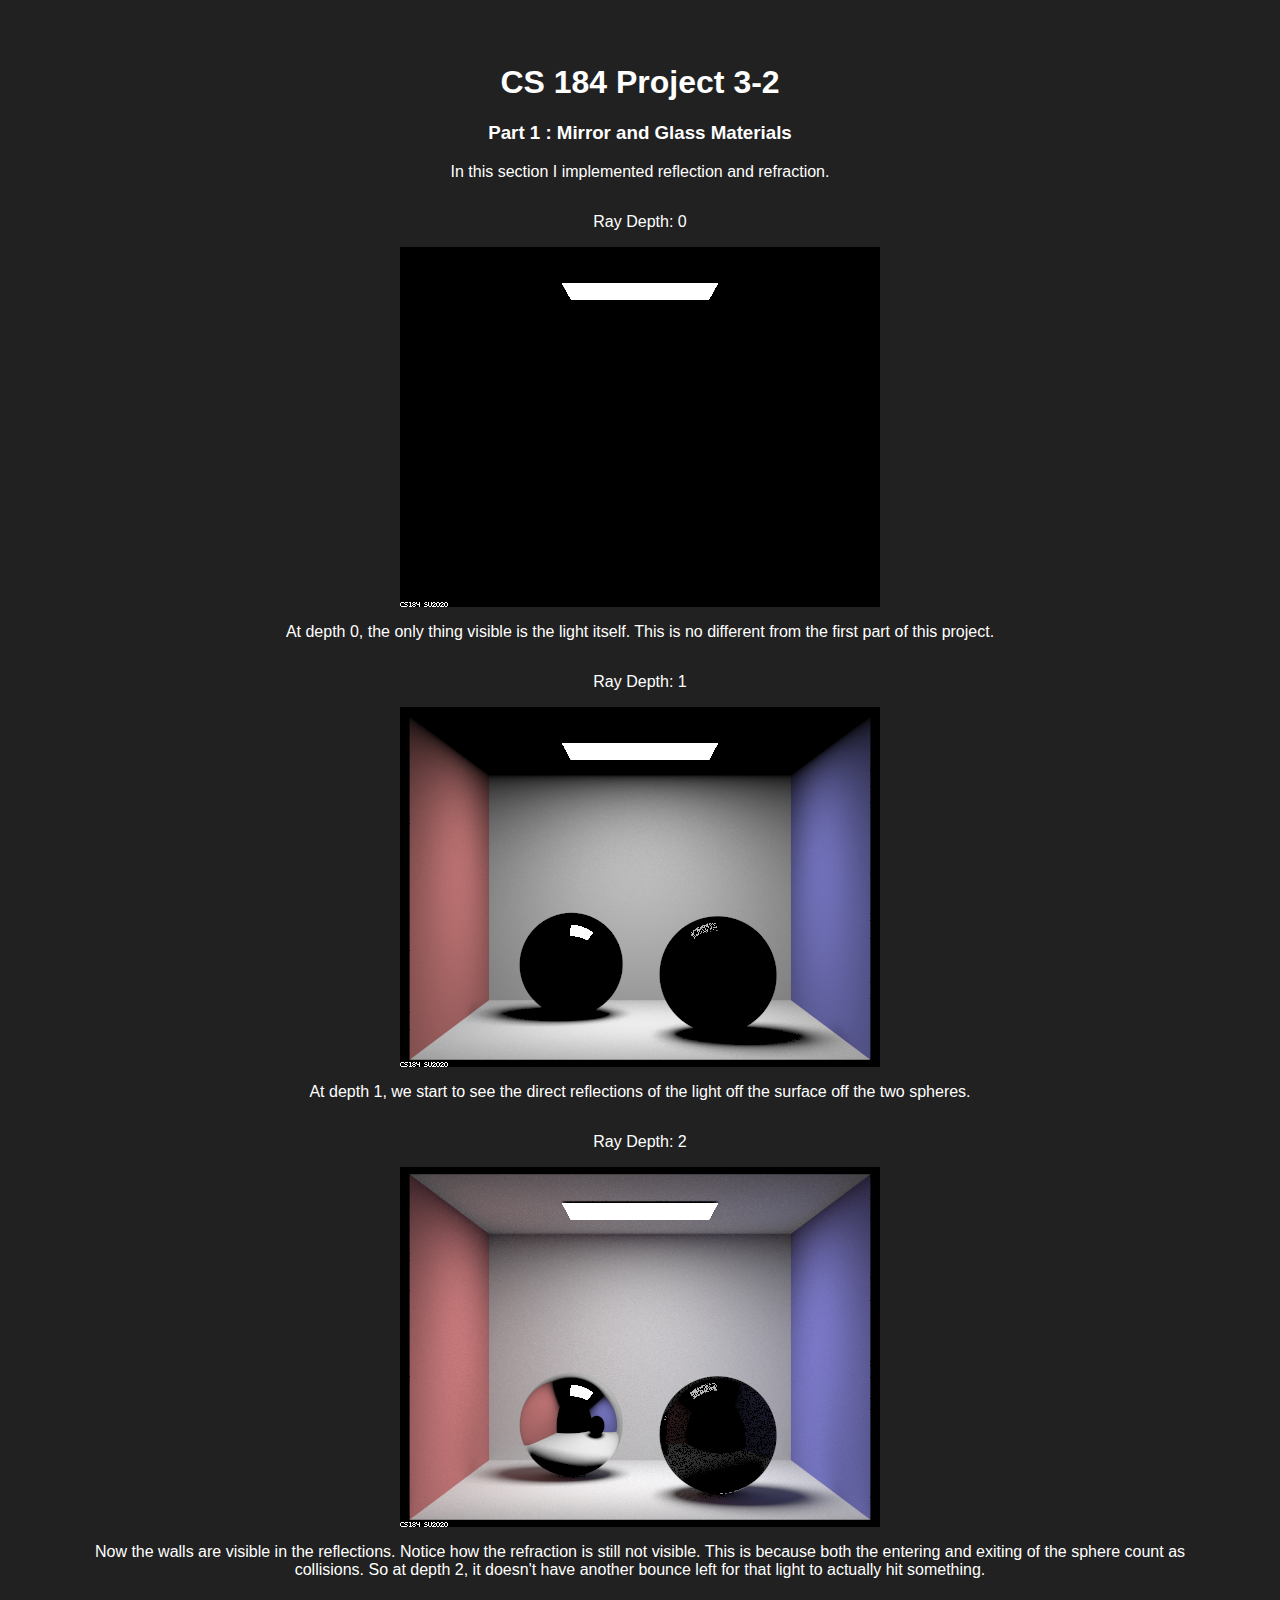
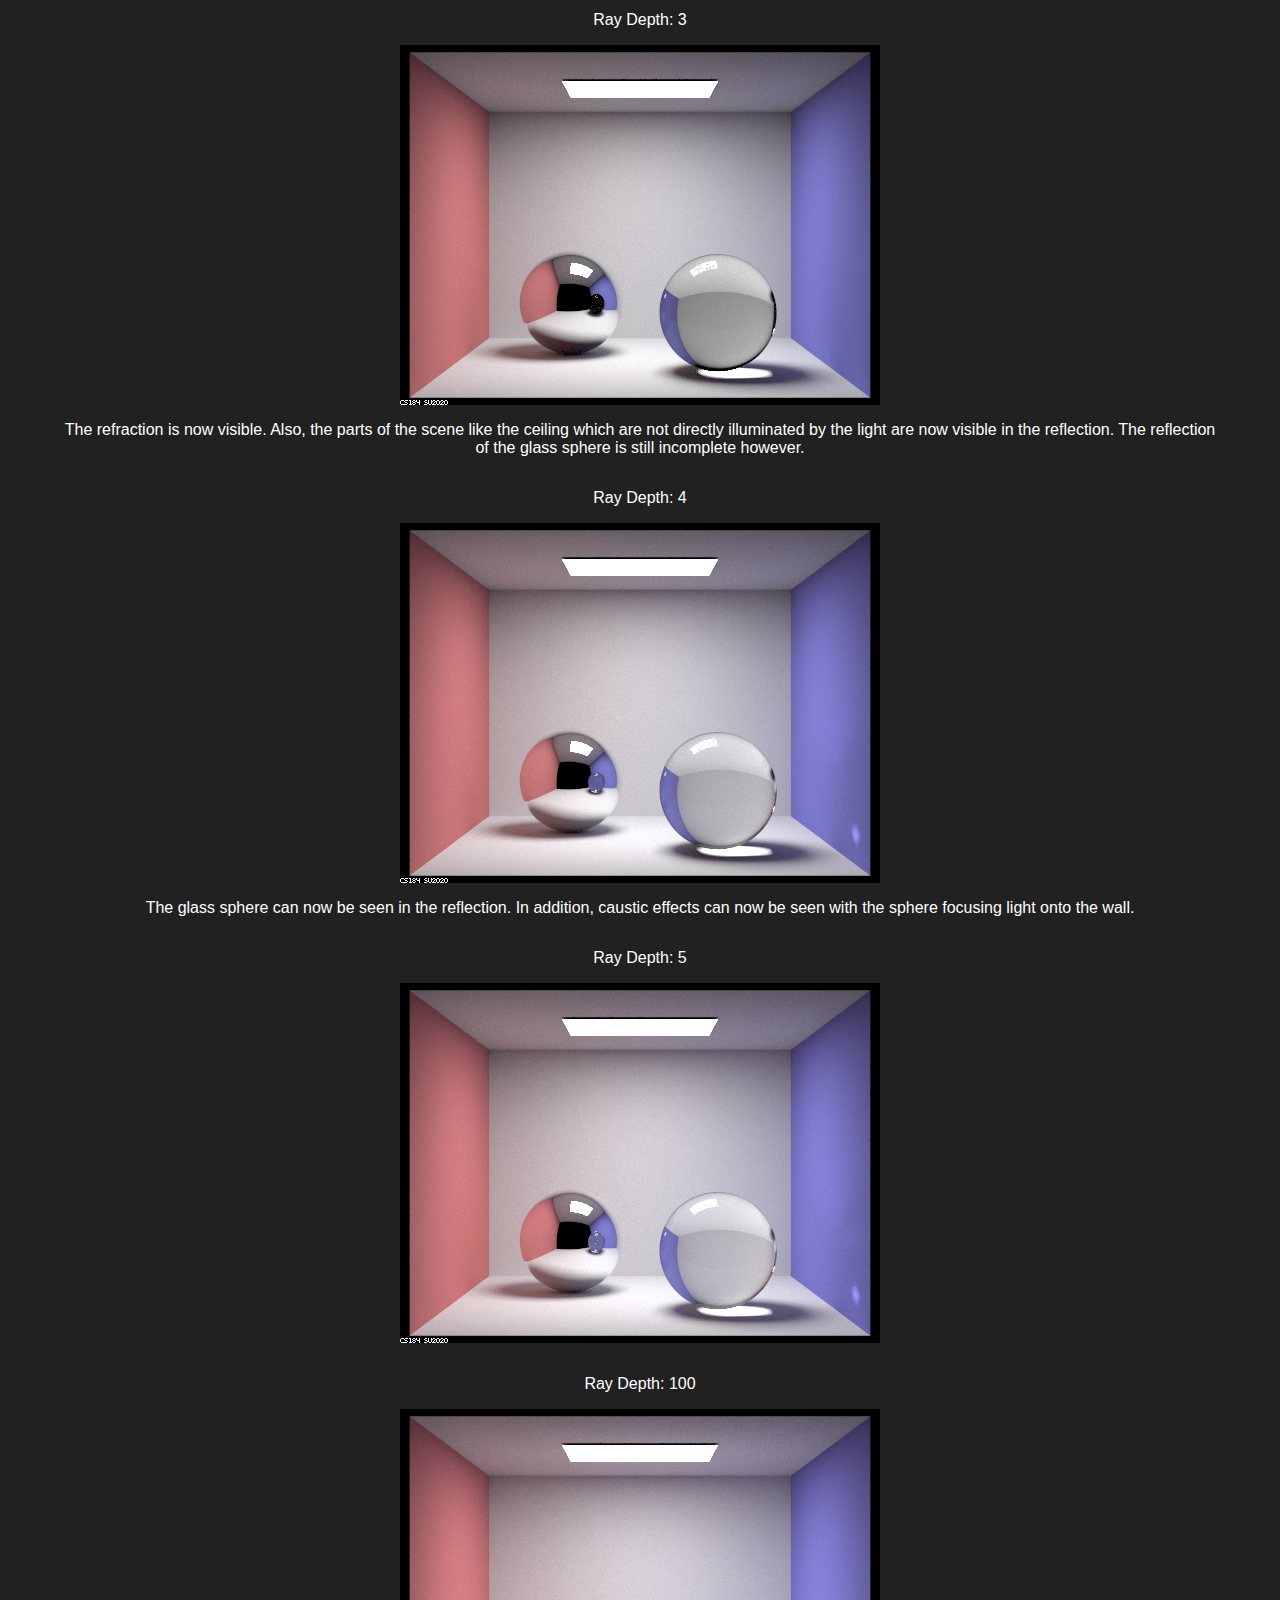
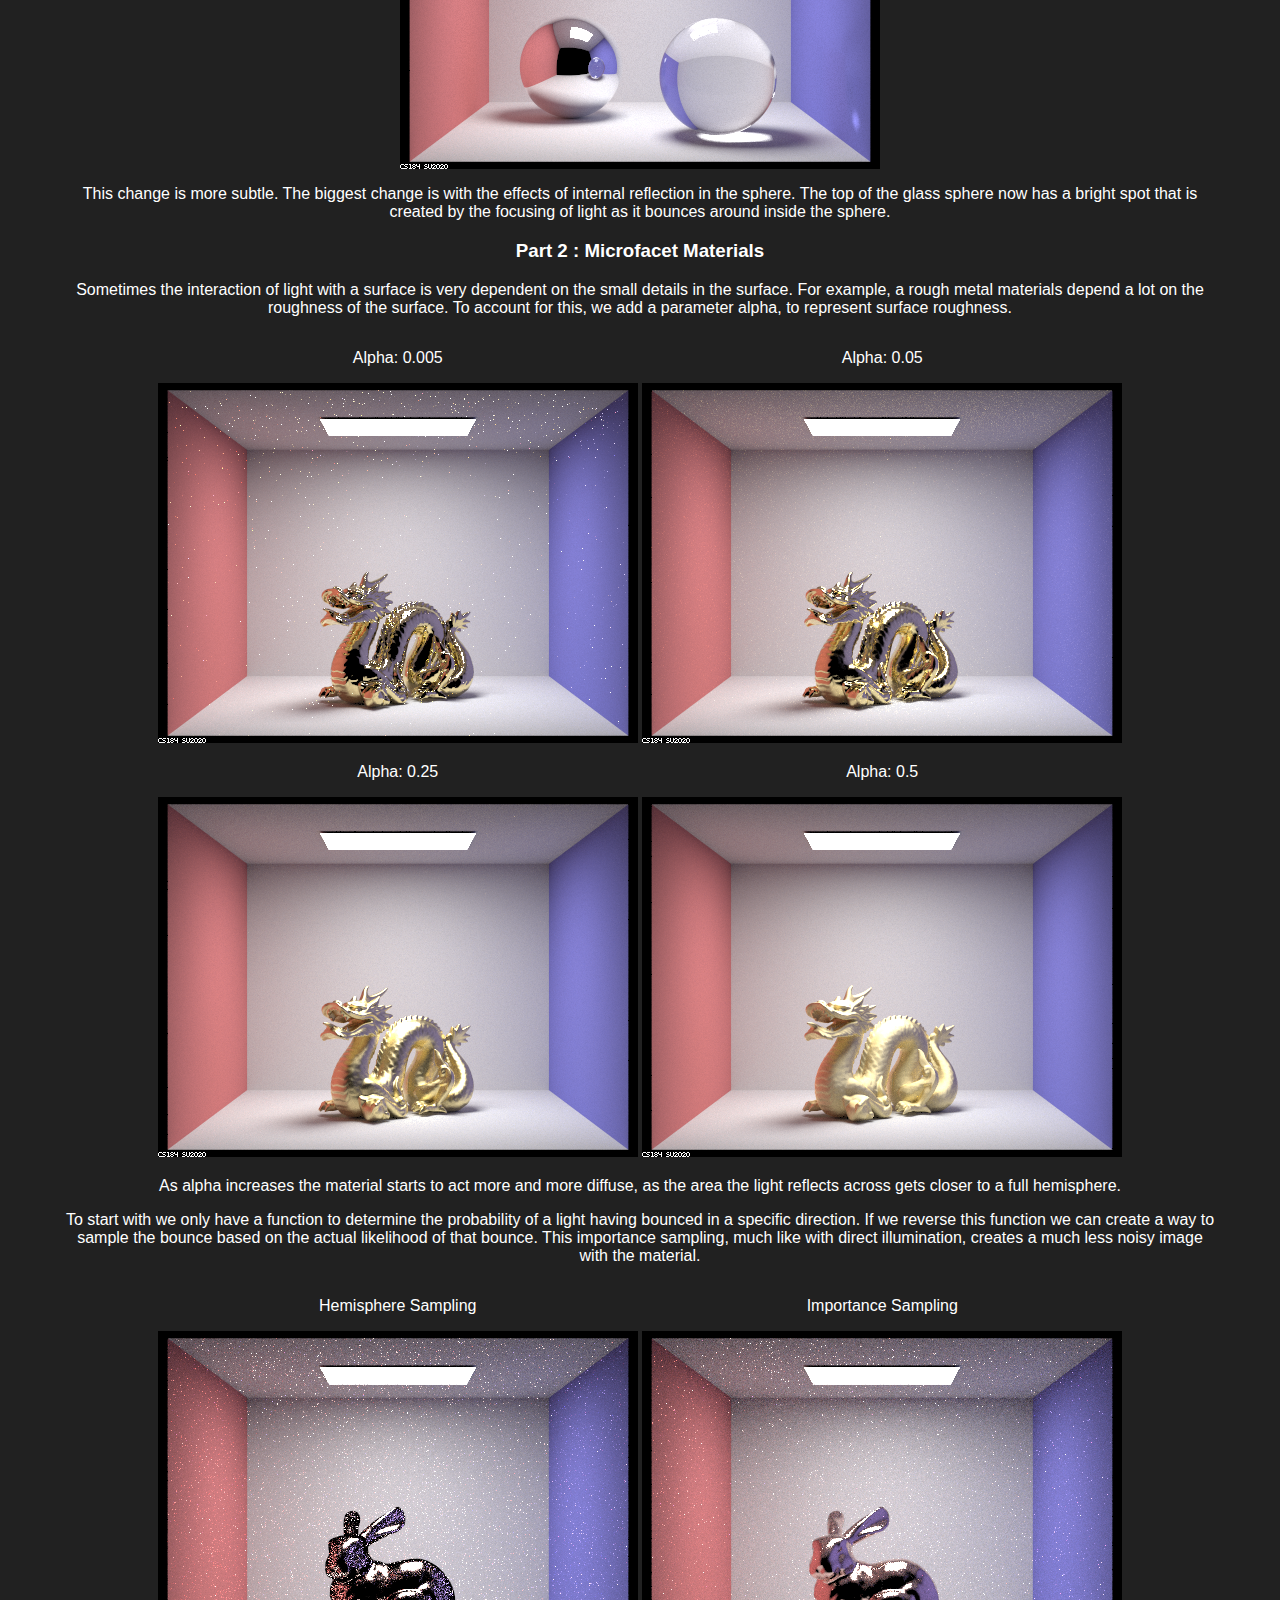
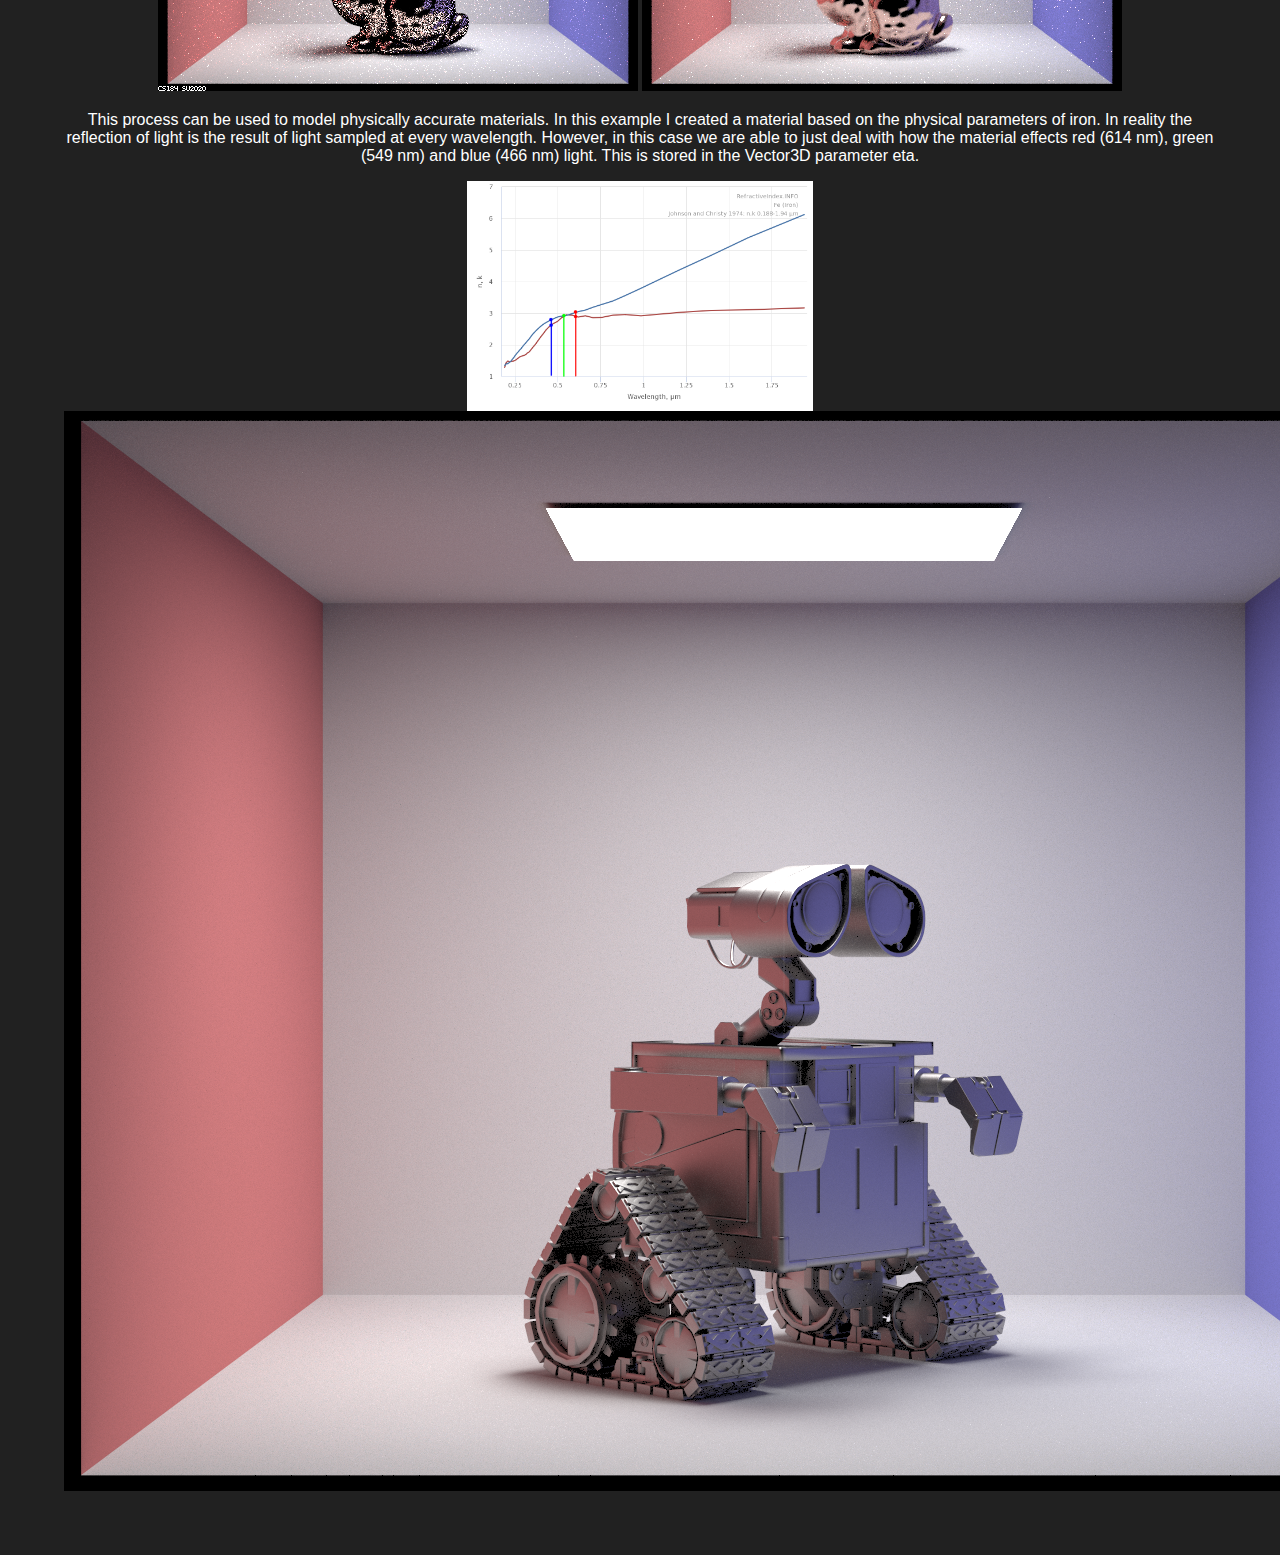
<file: proj3-2/index.html>
<html>
	<head>
		<!--<style>
			@media print
			{
			h3 {page-break-before:always}
			}
			</style>-->
		<link rel="stylesheet" type="text/css" href="./styles/main.css">	
	</head>
	<body>
		<h1>CS 184 Project 3-2</h1>
		<!--<h3>Website Link: 
			<a href=https://cal-cs184-student.github.io/sp22-project-webpages-BrianRoyston/proj3-2/index.html>
				https://cal-cs184-student.github.io/sp22-project-webpages-BrianRoyston/proj3-2/index.html</a>
		</h3>--> 
		
		<h3>Part 1 : Mirror and Glass Materials</h3>
		<p>In this section I implemented reflection and refraction.
		</p>
		<center>
			<div class="container" >
				<p>Ray Depth: 0</p>
				<img src="images/Part1_1_high.png"/>
			</div>
			<p>At depth 0, the only thing visible is the light itself. This is no different from the first part of this project.</p>
			<div class="container" >
				<p>Ray Depth: 1</p>
				<img src="images/Part1_2_high.png"/>
			</div>
			<p>At depth 1, we start to see the direct reflections of the light off the surface off the two spheres.</p>
			<div class="container" >
				<p>Ray Depth: 2</p>
				<img src="images/Part1_3_high.png"/>
			</div>
			<p>Now the walls are visible in the reflections. Notice how the refraction is still not visible. This is because both 
				the entering and exiting of the sphere count as collisions. So at depth 2, it doesn't have another bounce 
				left for that light to actually hit something.
			</p>
			<div class="container" >
				<p>Ray Depth: 3</p>
				<img src="images/Part1_4_high.png"/>
			</div>
			<p>The refraction is now visible. Also, the parts of the scene like the ceiling which are not directly illuminated 
				by the light are now visible in the reflection. The reflection of the glass sphere is still incomplete however.
			</p>
			<div class="container" >
				<p>Ray Depth: 4</p>
				<img src="images/Part1_5_high.png"/>
			</div>
			<p>The glass sphere can now be seen in the reflection. In addition, caustic effects can now be seen with the sphere 
				focusing light onto the wall.

			</p>
			<div class="container" >
				<p>Ray Depth: 5</p>
				<img src="images/Part1_6_high.png"/>
			</div>
			<p></p>
			<div class="container" >
				<p>Ray Depth: 100</p>
				<img src="images/Part1_7_high.png"/>
			</div>
			<p>This change is more subtle. The biggest change is with the effects of internal reflection in the sphere. 
				The top of the glass sphere now has a bright spot that is created by the focusing of light as it bounces around 
				inside the sphere.
			</p>
		</center>

		<h3>Part 2 : Microfacet Materials</h3>
		<p>Sometimes the interaction of light with a surface is very dependent on the small details in the surface. For example, a rough
			metal materials depend a lot on the roughness of the surface. To account for this, we add a parameter alpha, to represent 
			surface roughness.
		</p>
		<center>
			<div class="container" >
				<p>Alpha: 0.005</p>
				<img src="images/Part2_1.png"/>
			</div>
			<div class="container" >
				<p>Alpha: 0.05</p>
				<img src="images/Part2_2.png"/>
			</div>
			<div class="container" >
				<p>Alpha: 0.25</p>
				<img src="images/Part2_3.png"/>
			</div>
			<div class="container" >
				<p>Alpha: 0.5</p>
				<img src="images/Part2_4.png"/>
			</div>
		</center>
		<p>As alpha increases the material starts to act more and more diffuse, as the area the light reflects across gets closer 
			to a full hemisphere.
		</p>
		<p>To start with we only have a function to determine the probability of a light having bounced in a specific direction.
			If we reverse this function we can create a way to sample the bounce based on the actual likelihood of that bounce. 
			This importance sampling, much like with direct illumination, creates a much less noisy image with the material.
		</p>
		<center>
			<div class="container" >
				<p>Hemisphere Sampling</p>
				<img src="images/Part2_5.png"/>
			</div>
			<div class="container" >
				<p>Importance Sampling</p>
				<img src="images/Part2_6.png"/>
			</div>
		</center>
		
		<p>This process can be used to model physically accurate materials. In this example I created a material based on
			the physical parameters of iron. In reality the reflection of light is the result of light sampled at every wavelength.
			However, in this case we are able to just deal with how the material effects red (614 nm), green (549 nm) and blue (466 nm) light. 
			This is stored in the Vector3D parameter eta.
		</p>
		<center>
			<img src = "images/RefractiveIndexINFO.png" width = "30%"/>
		</center>
		<center>
			<img src="images/wall-e_high_res_2.png"/>
		</center>

	</body>
</html>
</file>
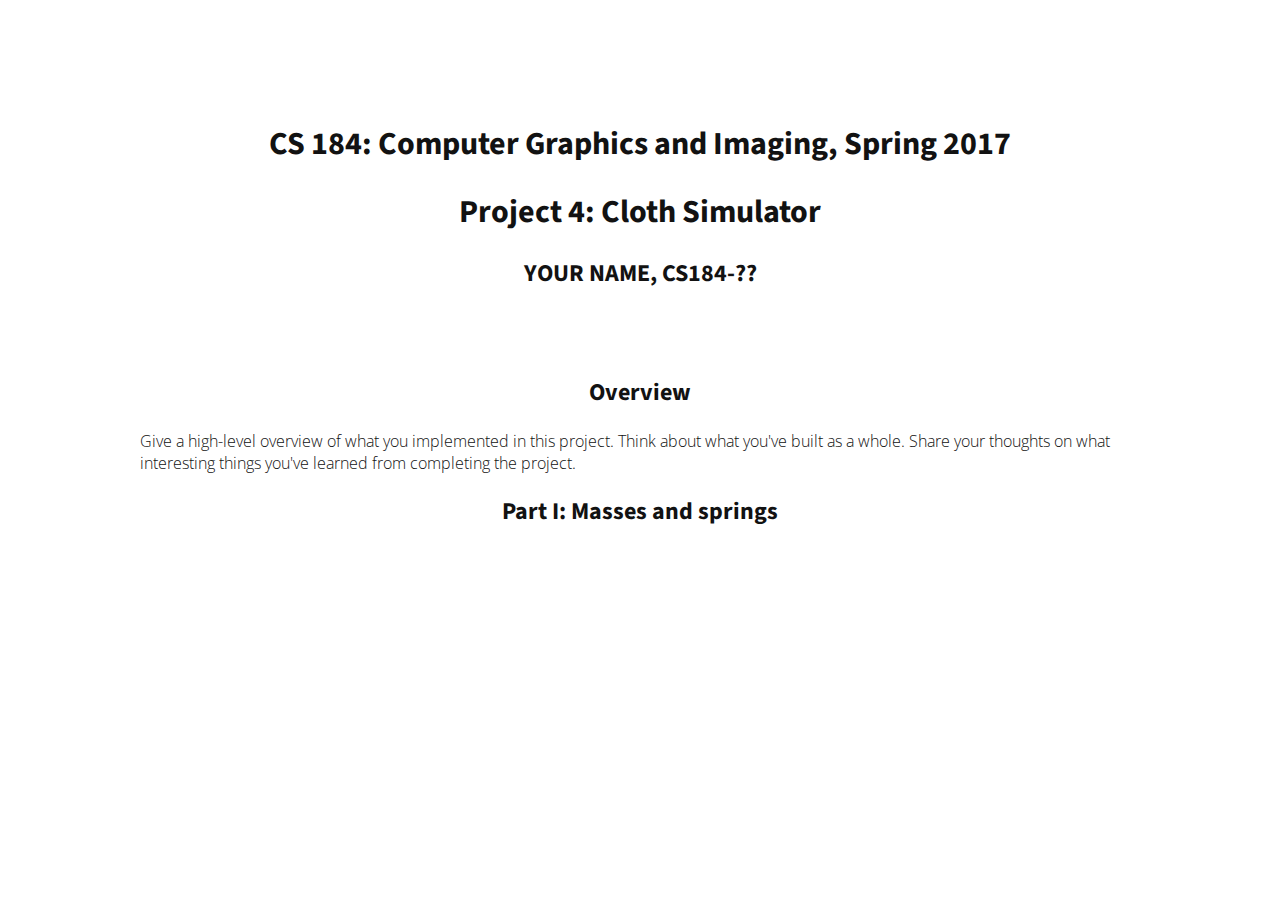
<file: index.backup.html>
<!DOCTYPE html PUBLIC "-//W3C//DTD XHTML 1.0 Strict//EN" "http://www.w3.org/TR/xhtml1/DTD/xhtml1-strict.dtd">
<html xmlns="http://www.w3.org/1999/xhtml" xml:lang="en" lang="en">
<head>
<style>
  body {
    padding: 100px;
    width: 1000px;
    margin: auto;
    text-align: left;
    font-weight: 300;
    font-family: 'Open Sans', sans-serif;
    color: #121212;
  }
  h1, h2, h3, h4 {
    font-family: 'Source Sans Pro', sans-serif;
  }
</style>
<title>CS 184 Mesh Editor</title>
<meta http-equiv="content-type" content="text/html; charset=utf-8" />
<link href="https://fonts.googleapis.com/css?family=Open+Sans|Source+Sans+Pro" rel="stylesheet">
</head>


<body>

<h1 align="middle">CS 184: Computer Graphics and Imaging, Spring 2017</h1>
<h1 align="middle">Project 4: Cloth Simulator</h1>
<h2 align="middle">YOUR NAME, CS184-??</h2>

<br><br>

<div>

<h2 align="middle">Overview</h2>
<p>Give a high-level overview of what you implemented in this project. Think about what you've built as a whole. Share your thoughts on what interesting things you've learned from completing the project.</p>

<h2 align="middle">Part I: Masses and springs</h2>


</body>
</html>
</file>
<file: final_proj/styles/main.css>
/*
# CSS Preset
## version 1.0.0
A simple CSS preset to enable box-sizing, set some text rendering options to decrease the differences between browsers, and set a couple of nice defaults.
## Usage
    <link href=preset.css rel=stylesheet>
## Info
- author: Tommy Hodgins
- license: MIT
- website: https://github.com/tomhodgins/preset
*/

body {
    color: white; 
    background-color: #212121;
}

div.container {
display:inline-block;
}

h1 {
    text-align:center;
}
h3 {
    text-align:left;
}
p {
text-align:left;
margin-left: 4%;
text-indent: 4%;
}
ol {
  margin-left: 8%;
}
li {
  margin: 10px 0;
}
a {
  color:#d0d0d0;
}

* {
    box-sizing: border-box;
    text-rendering: optimizeLegibility;
    -webkit-font-smoothing: antialiased;
    -moz-osx-font-smoothing: grayscale;
    font-kerning: auto;
  }
  
  html {
    font-family: sans-serif;
    -webkit-text-size-adjust: 100%;
  }
  
  body {
    margin: 20%;
    margin-top: 5%;
  }
.image-list-small {
    font-family: Arial, Helvetica, sans-serif;
    margin: 0 auto;
    text-align: center;
    max-width: 640px;
    padding: 0;
  }
  
  .image-list-small li {
    display: inline-block;
    width: 181px;
    margin: 0 12px 30px;
  }
  
  
  /* Photo */
  
  .image-list-small li > a {
    display: block;
    text-decoration: none;
    background-size: cover;
    background-repeat: no-repeat;
    height: 137px;
    margin: 0;
    padding: 0;
    border: 4px solid #ffffff;
    outline: 1px solid #d0d0d0;
    box-shadow: 0 2px 1px #DDD;
    transition: .25s;
  }
  .image-list-small li > a:hover{
      transform: scale(1.1);
      transition: .25s;
  }
  
  .image-list-small .details {
    margin-top: 13px;
  }
  
  
  /* Title */
  
  .image-list-small .details h3 {
    display: block;
    font-size: 14px;
    margin: 0 0 3px 0;
    white-space: nowrap;
    overflow: hidden;
    text-overflow: ellipsis;
  }
  
  .image-list-small .details h3 a {
    color: #303030;
    text-decoration: none;
  }
  
  .image-list-small .details .image-author {
    display: block;
    color: #717171;
    font-size: 13px;
    font-weight: normal;
    margin: 0;
  }
</file>
<file: proj1/styles/main.css>
/*
# CSS Preset
## version 1.0.0
A simple CSS preset to enable box-sizing, set some text rendering options to decrease the differences between browsers, and set a couple of nice defaults.
## Usage
    <link href=preset.css rel=stylesheet>
## Info
- author: Tommy Hodgins
- license: MIT
- website: https://github.com/tomhodgins/preset
*/

body {
    color: white; 
    background-color: #212121;
}

div.container {
display:inline-block;
}

h1 {
    text-align:center;
}
h3 {
    text-align:center;
}
p {
text-align:center;
}
p1 {
    text-align:center;
    font-size: smaller;
    }
a {
    color:#d0d0d0;
  }

* {
    box-sizing: border-box;
    text-rendering: optimizeLegibility;
    -webkit-font-smoothing: antialiased;
    -moz-osx-font-smoothing: grayscale;
    font-kerning: auto;
  }
  
  html {
    font-family: sans-serif;
    -webkit-text-size-adjust: 100%;
  }
  
  body {
    margin: 5%;
  }
.image-list-small {
    font-family: Arial, Helvetica, sans-serif;
    margin: 0 auto;
    text-align: center;
    max-width: 640px;
    padding: 0;
  }
  
  .image-list-small li {
    display: inline-block;
    width: 181px;
    margin: 0 12px 30px;
  }
  
  
  /* Photo */
  
  .image-list-small li > a {
    display: block;
    text-decoration: none;
    background-size: cover;
    background-repeat: no-repeat;
    height: 137px;
    margin: 0;
    padding: 0;
    border: 4px solid #ffffff;
    outline: 1px solid #d0d0d0;
    box-shadow: 0 2px 1px #DDD;
    transition: .25s;
  }
  .image-list-small li > a:hover{
      transform: scale(1.1);
      transition: .25s;
  }
  
  .image-list-small .details {
    margin-top: 13px;
  }
  
  
  /* Title */
  
  .image-list-small .details h3 {
    display: block;
    font-size: 14px;
    margin: 0 0 3px 0;
    white-space: nowrap;
    overflow: hidden;
    text-overflow: ellipsis;
  }
  
  .image-list-small .details h3 a {
    color: #303030;
    text-decoration: none;
  }
  
  .image-list-small .details .image-author {
    display: block;
    color: #717171;
    font-size: 13px;
    font-weight: normal;
    margin: 0;
  }
</file>
<file: proj2/styles/main.css>
/*
# CSS Preset
## version 1.0.0
A simple CSS preset to enable box-sizing, set some text rendering options to decrease the differences between browsers, and set a couple of nice defaults.
## Usage
    <link href=preset.css rel=stylesheet>
## Info
- author: Tommy Hodgins
- license: MIT
- website: https://github.com/tomhodgins/preset
*/

body {
    color: white; 
    background-color: #212121;
}

div.container {
display:inline-block;
}

h1 {
    text-align:center;
}
h3 {
    text-align:center;
}
p {
text-align:center;
}
p1 {
    text-align:center;
    font-size: smaller;
    }
a {
  color:#d0d0d0;
}

* {
    box-sizing: border-box;
    text-rendering: optimizeLegibility;
    -webkit-font-smoothing: antialiased;
    -moz-osx-font-smoothing: grayscale;
    font-kerning: auto;
  }
  
  html {
    font-family: sans-serif;
    -webkit-text-size-adjust: 100%;
  }
  
  body {
    margin: 5%;
  }
.image-list-small {
    font-family: Arial, Helvetica, sans-serif;
    margin: 0 auto;
    text-align: center;
    max-width: 640px;
    padding: 0;
  }
  
  .image-list-small li {
    display: inline-block;
    width: 181px;
    margin: 0 12px 30px;
  }
  
  
  /* Photo */
  
  .image-list-small li > a {
    display: block;
    text-decoration: none;
    background-size: cover;
    background-repeat: no-repeat;
    height: 137px;
    margin: 0;
    padding: 0;
    border: 4px solid #ffffff;
    outline: 1px solid #d0d0d0;
    box-shadow: 0 2px 1px #DDD;
    transition: .25s;
  }
  .image-list-small li > a:hover{
      transform: scale(1.1);
      transition: .25s;
  }
  
  .image-list-small .details {
    margin-top: 13px;
  }
  
  
  /* Title */
  
  .image-list-small .details h3 {
    display: block;
    font-size: 14px;
    margin: 0 0 3px 0;
    white-space: nowrap;
    overflow: hidden;
    text-overflow: ellipsis;
  }
  
  .image-list-small .details h3 a {
    color: #303030;
    text-decoration: none;
  }
  
  .image-list-small .details .image-author {
    display: block;
    color: #717171;
    font-size: 13px;
    font-weight: normal;
    margin: 0;
  }
</file>
<file: proj3-1/styles/main.css>
/*
# CSS Preset
## version 1.0.0
A simple CSS preset to enable box-sizing, set some text rendering options to decrease the differences between browsers, and set a couple of nice defaults.
## Usage
    <link href=preset.css rel=stylesheet>
## Info
- author: Tommy Hodgins
- license: MIT
- website: https://github.com/tomhodgins/preset
*/

body {
    color: white; 
    background-color: #212121;
}

div.container {
display:inline-block;
}

h1 {
    text-align:center;
}
h3 {
    text-align:center;
}
p {
text-align:center;
}
p1 {
    text-align:center;
    font-size: smaller;
    }
a {
  color:#d0d0d0;
}

* {
    box-sizing: border-box;
    text-rendering: optimizeLegibility;
    -webkit-font-smoothing: antialiased;
    -moz-osx-font-smoothing: grayscale;
    font-kerning: auto;
  }
  
  html {
    font-family: sans-serif;
    -webkit-text-size-adjust: 100%;
  }
  
  body {
    margin: 5%;
  }
.image-list-small {
    font-family: Arial, Helvetica, sans-serif;
    margin: 0 auto;
    text-align: center;
    max-width: 640px;
    padding: 0;
  }
  
  .image-list-small li {
    display: inline-block;
    width: 181px;
    margin: 0 12px 30px;
  }
  
  
  /* Photo */
  
  .image-list-small li > a {
    display: block;
    text-decoration: none;
    background-size: cover;
    background-repeat: no-repeat;
    height: 137px;
    margin: 0;
    padding: 0;
    border: 4px solid #ffffff;
    outline: 1px solid #d0d0d0;
    box-shadow: 0 2px 1px #DDD;
    transition: .25s;
  }
  .image-list-small li > a:hover{
      transform: scale(1.1);
      transition: .25s;
  }
  
  .image-list-small .details {
    margin-top: 13px;
  }
  
  
  /* Title */
  
  .image-list-small .details h3 {
    display: block;
    font-size: 14px;
    margin: 0 0 3px 0;
    white-space: nowrap;
    overflow: hidden;
    text-overflow: ellipsis;
  }
  
  .image-list-small .details h3 a {
    color: #303030;
    text-decoration: none;
  }
  
  .image-list-small .details .image-author {
    display: block;
    color: #717171;
    font-size: 13px;
    font-weight: normal;
    margin: 0;
  }
</file>
<file: proj3-2/styles/main.css>
/*
# CSS Preset
## version 1.0.0
A simple CSS preset to enable box-sizing, set some text rendering options to decrease the differences between browsers, and set a couple of nice defaults.
## Usage
    <link href=preset.css rel=stylesheet>
## Info
- author: Tommy Hodgins
- license: MIT
- website: https://github.com/tomhodgins/preset
*/

body {
    color: white; 
    background-color: #212121;
}

div.container {
display:inline-block;
}

h1 {
    text-align:center;
}
h3 {
    text-align:center;
}
p {
text-align:center;
}
p1 {
    text-align:center;
    font-size: smaller;
    }
a {
  color:#d0d0d0;
}

* {
    box-sizing: border-box;
    text-rendering: optimizeLegibility;
    -webkit-font-smoothing: antialiased;
    -moz-osx-font-smoothing: grayscale;
    font-kerning: auto;
  }
  
  html {
    font-family: sans-serif;
    -webkit-text-size-adjust: 100%;
  }
  
  body {
    margin: 5%;
  }
.image-list-small {
    font-family: Arial, Helvetica, sans-serif;
    margin: 0 auto;
    text-align: center;
    max-width: 640px;
    padding: 0;
  }
  
  .image-list-small li {
    display: inline-block;
    width: 181px;
    margin: 0 12px 30px;
  }
  
  
  /* Photo */
  
  .image-list-small li > a {
    display: block;
    text-decoration: none;
    background-size: cover;
    background-repeat: no-repeat;
    height: 137px;
    margin: 0;
    padding: 0;
    border: 4px solid #ffffff;
    outline: 1px solid #d0d0d0;
    box-shadow: 0 2px 1px #DDD;
    transition: .25s;
  }
  .image-list-small li > a:hover{
      transform: scale(1.1);
      transition: .25s;
  }
  
  .image-list-small .details {
    margin-top: 13px;
  }
  
  
  /* Title */
  
  .image-list-small .details h3 {
    display: block;
    font-size: 14px;
    margin: 0 0 3px 0;
    white-space: nowrap;
    overflow: hidden;
    text-overflow: ellipsis;
  }
  
  .image-list-small .details h3 a {
    color: #303030;
    text-decoration: none;
  }
  
  .image-list-small .details .image-author {
    display: block;
    color: #717171;
    font-size: 13px;
    font-weight: normal;
    margin: 0;
  }
</file>
